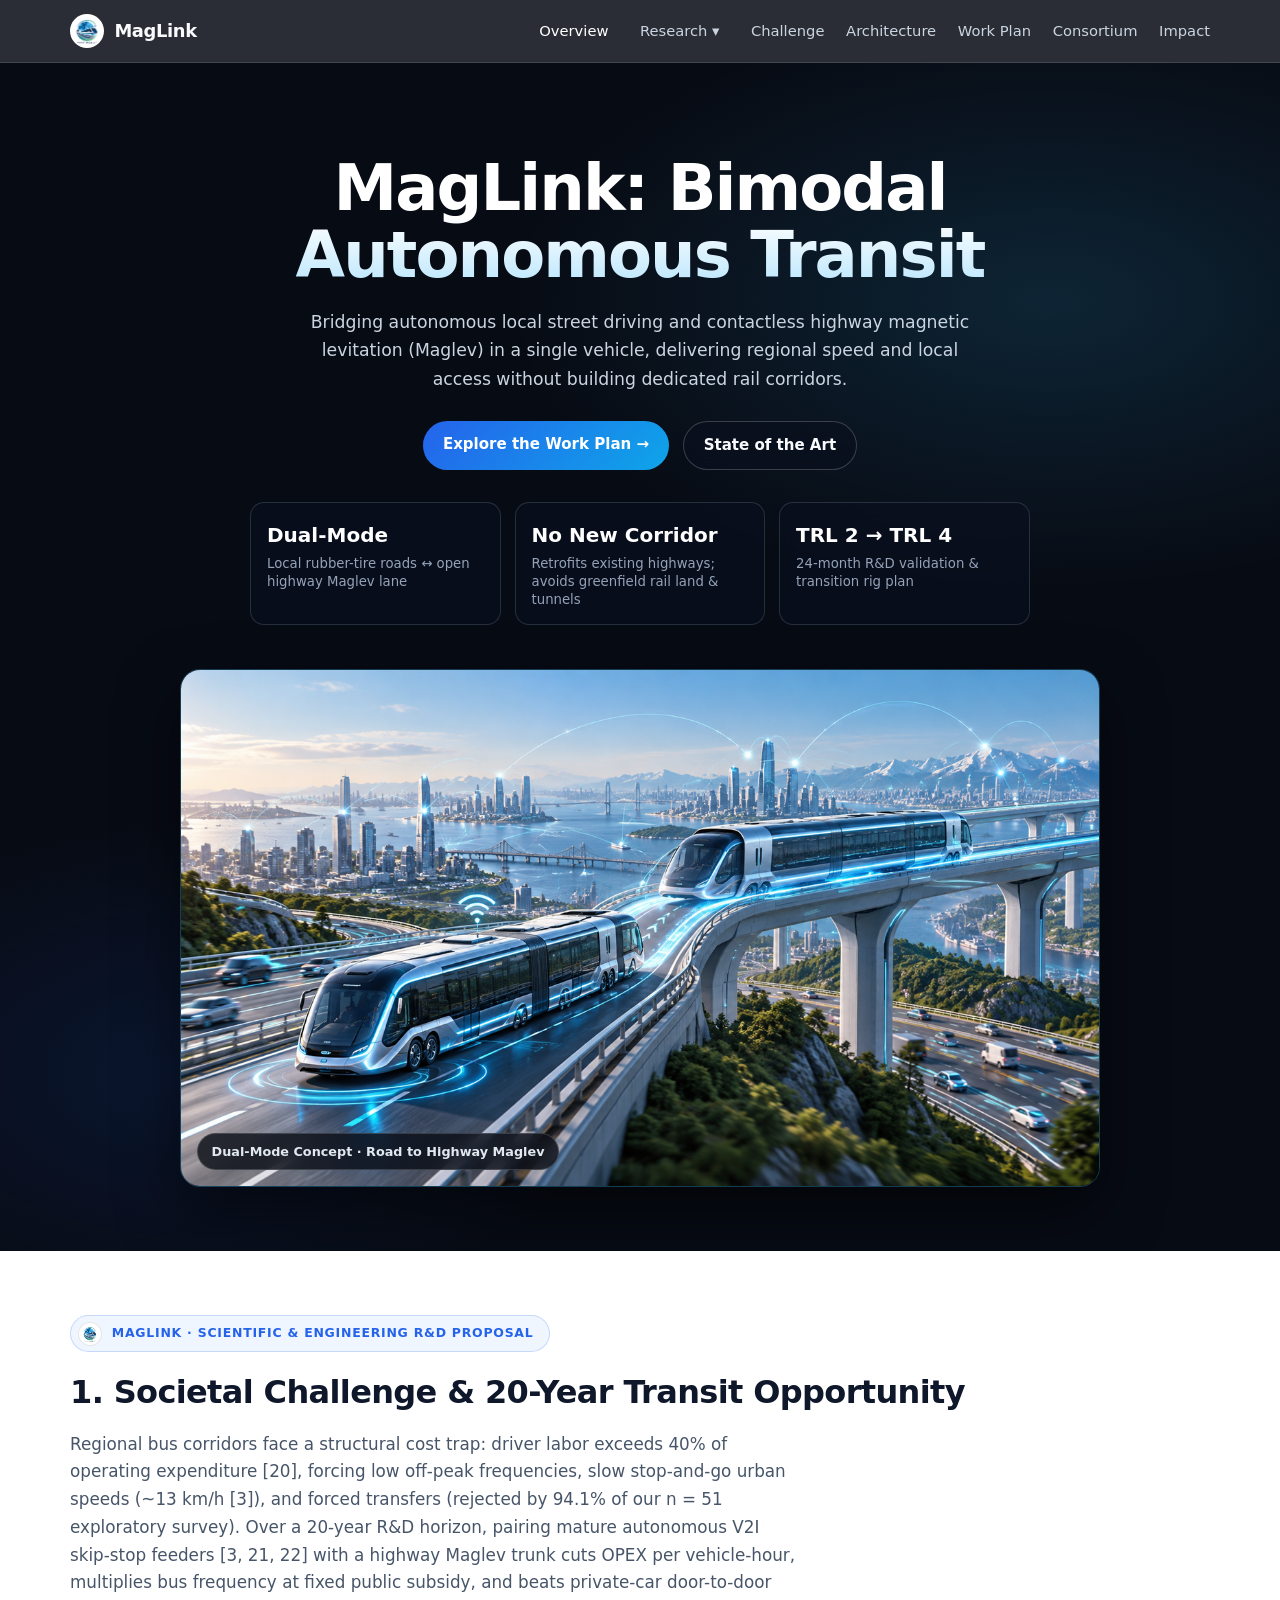
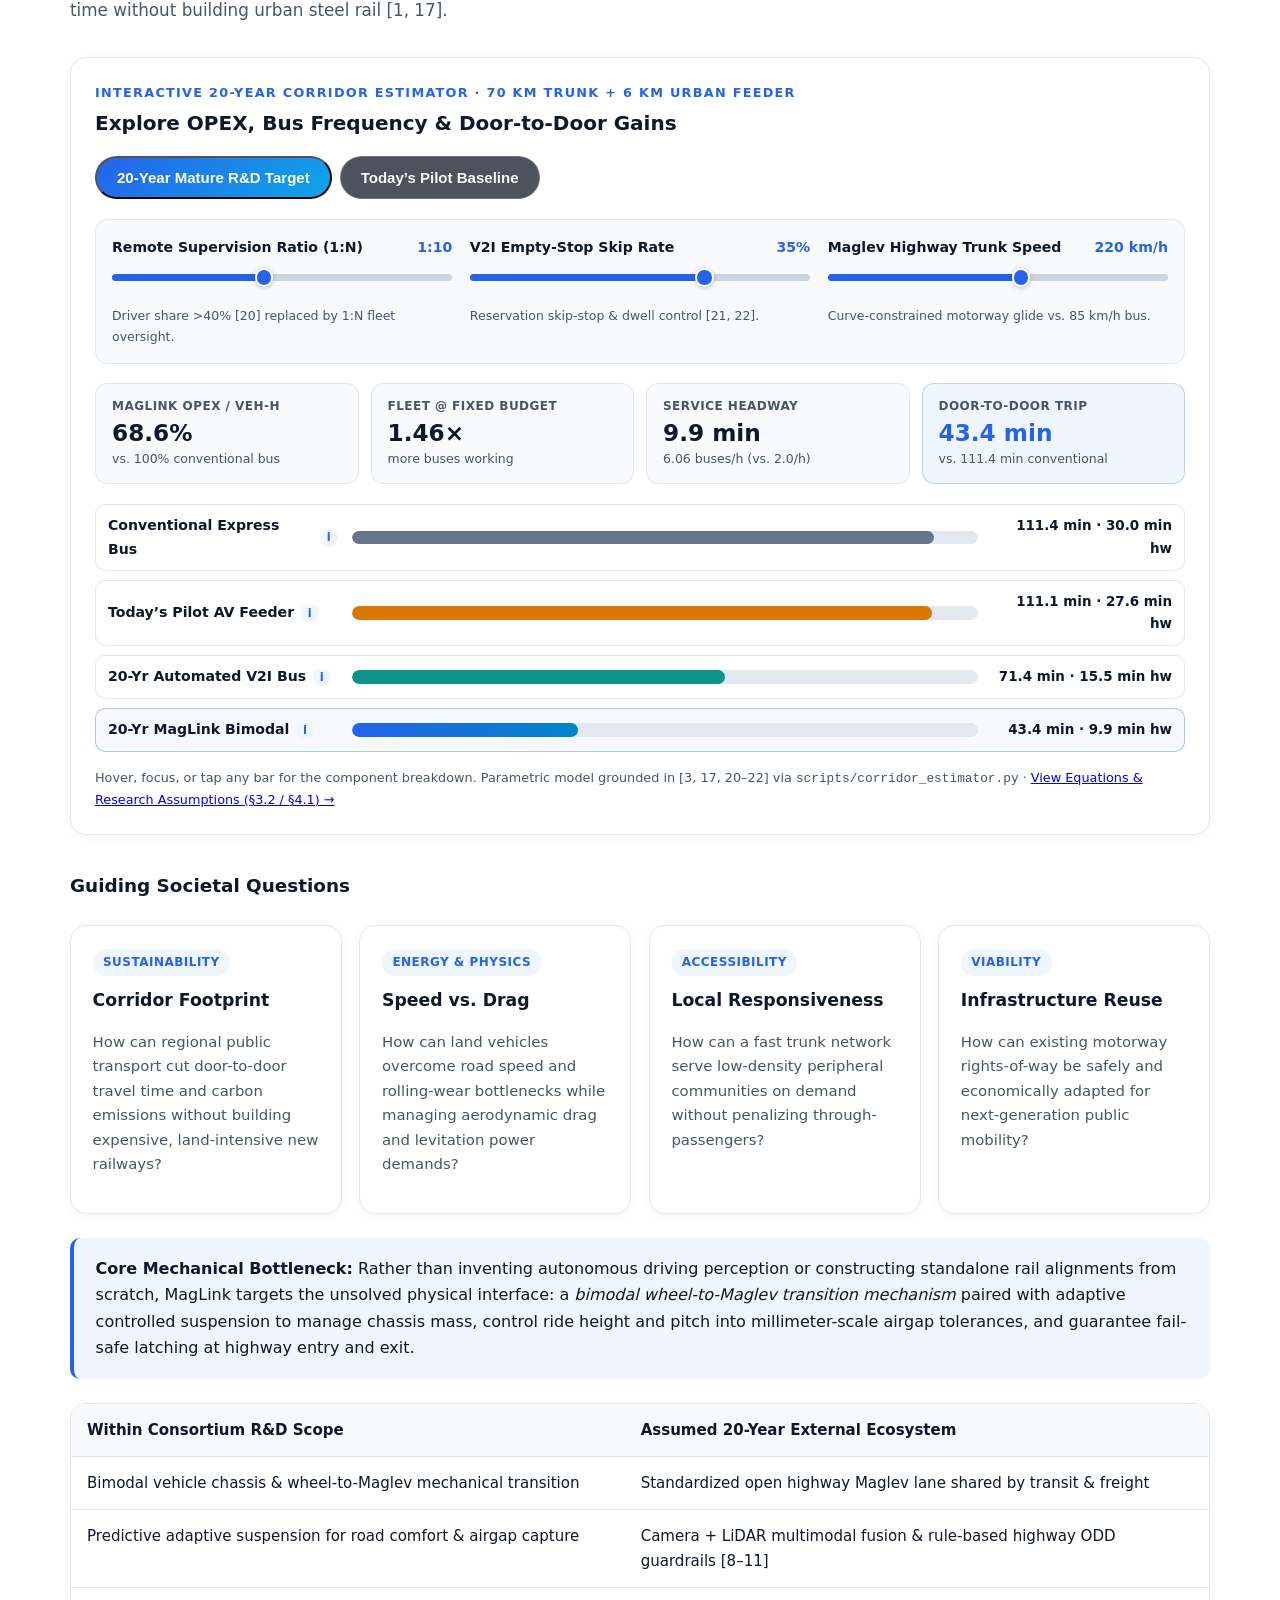
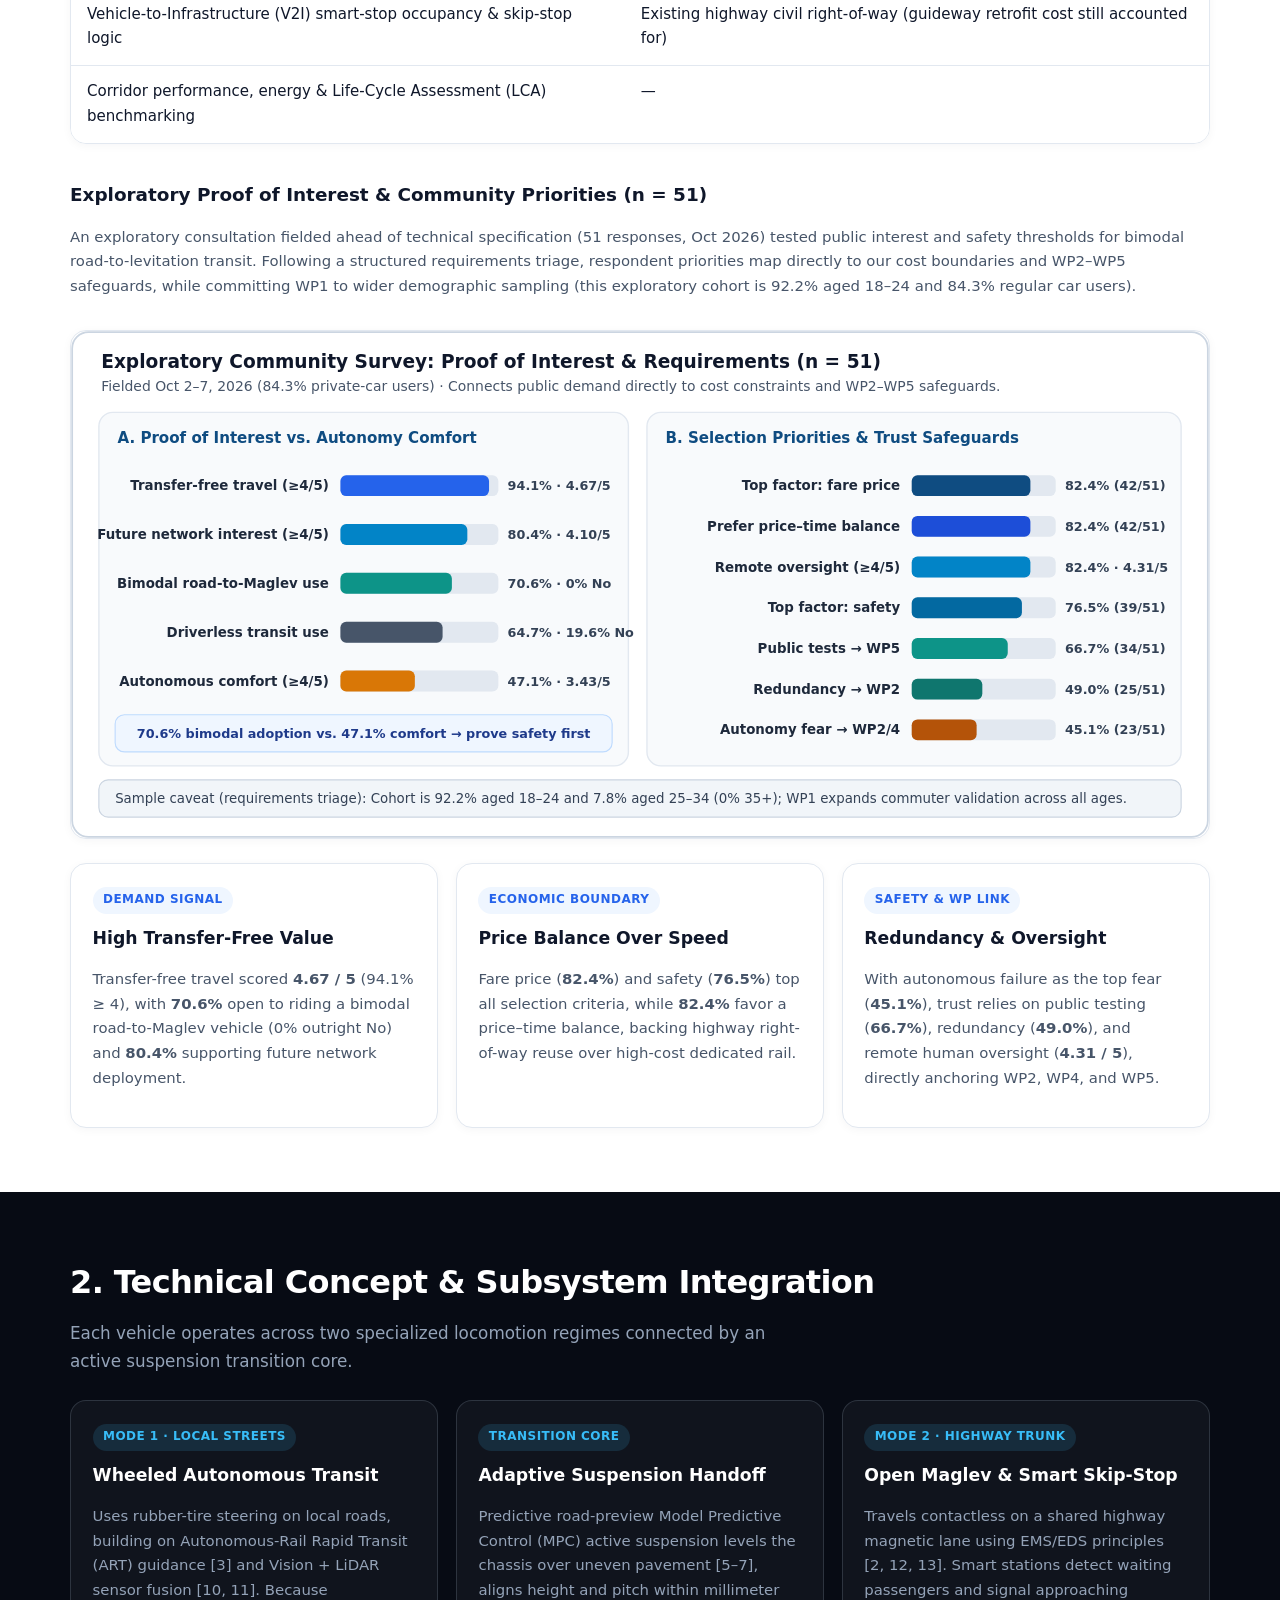
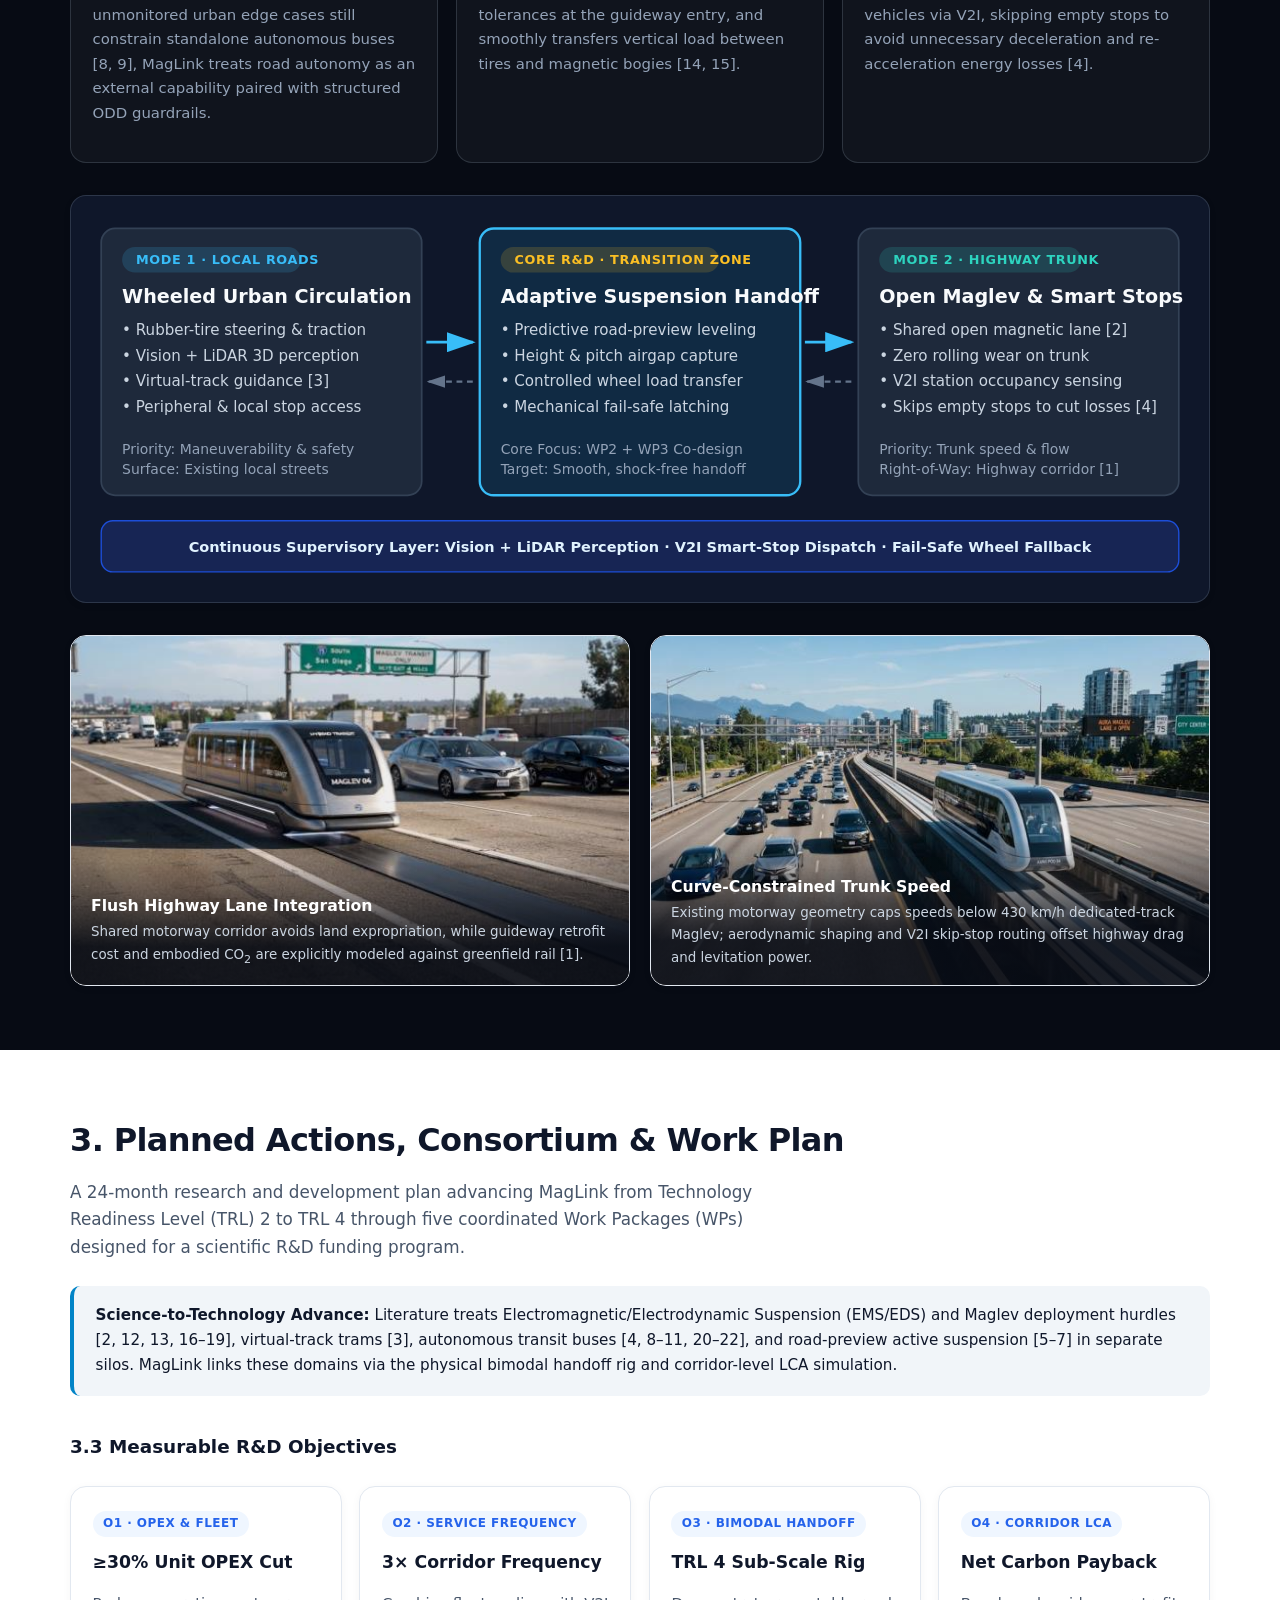
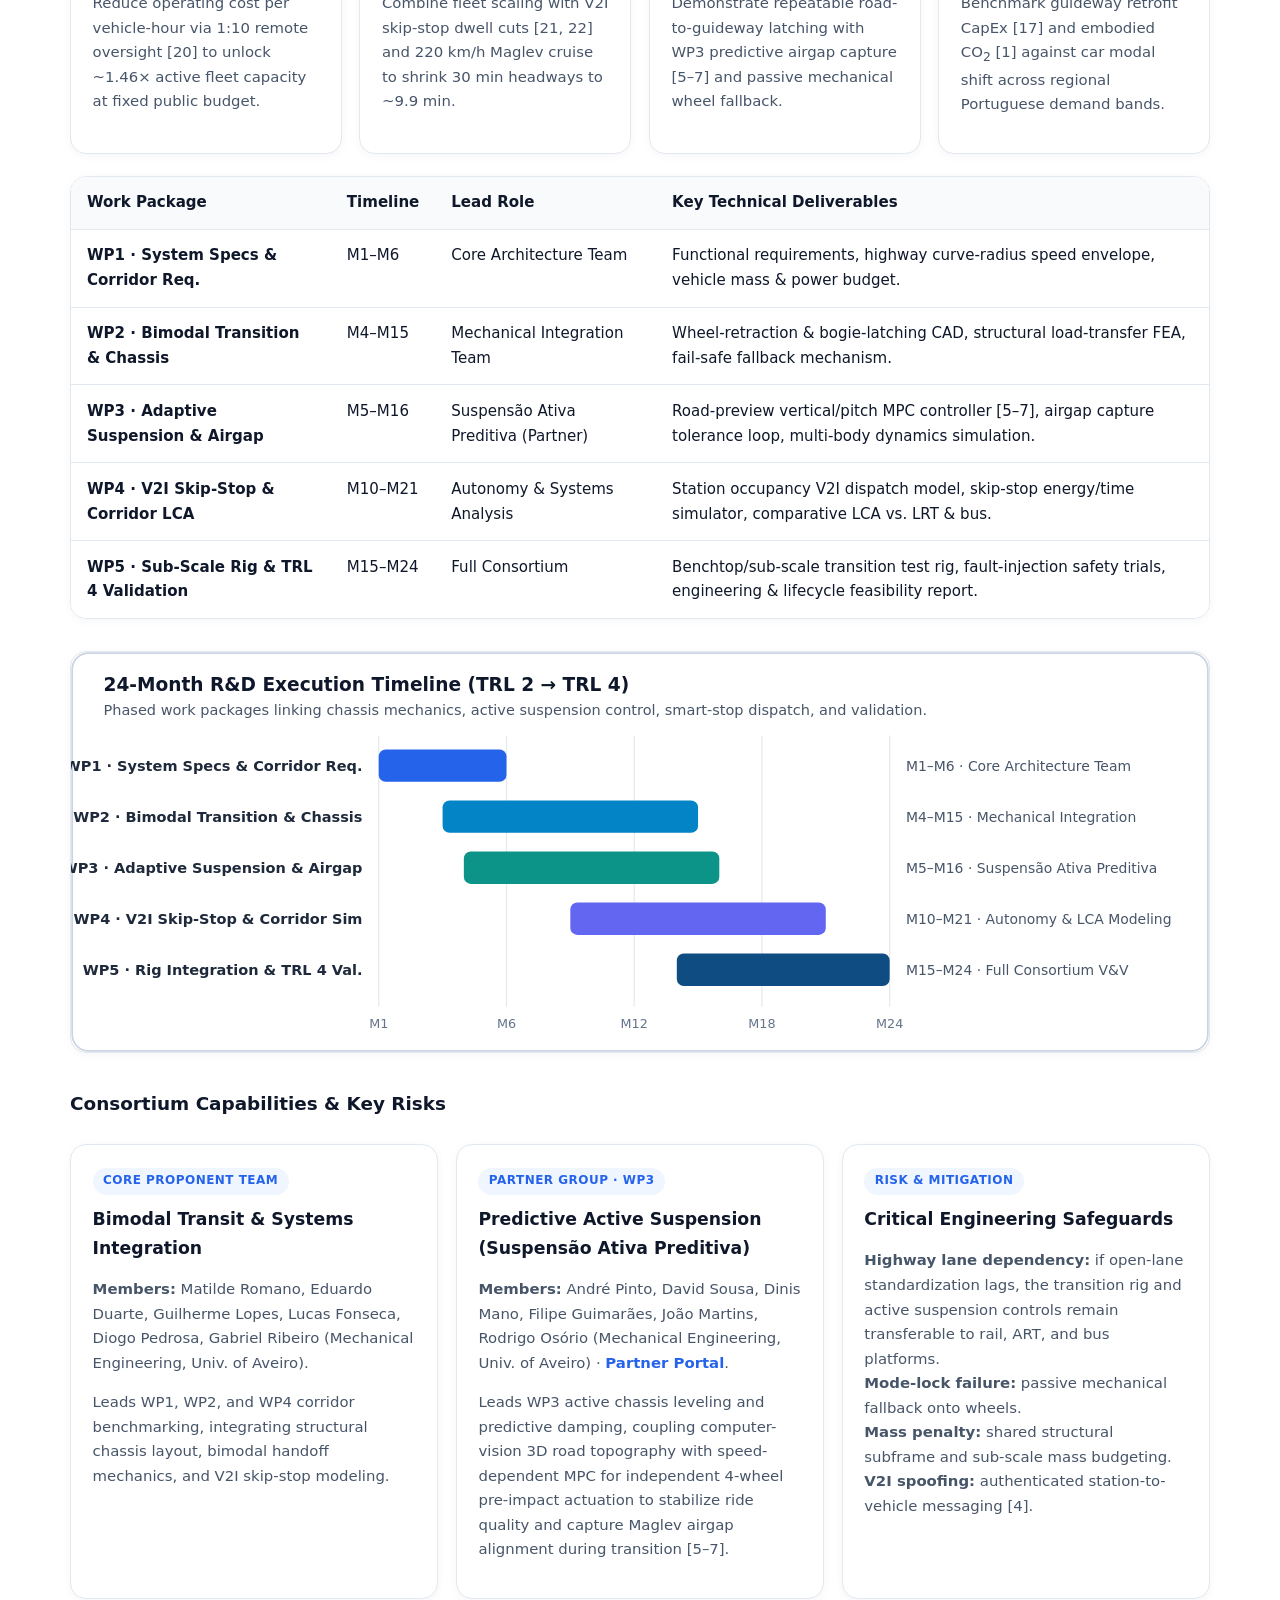
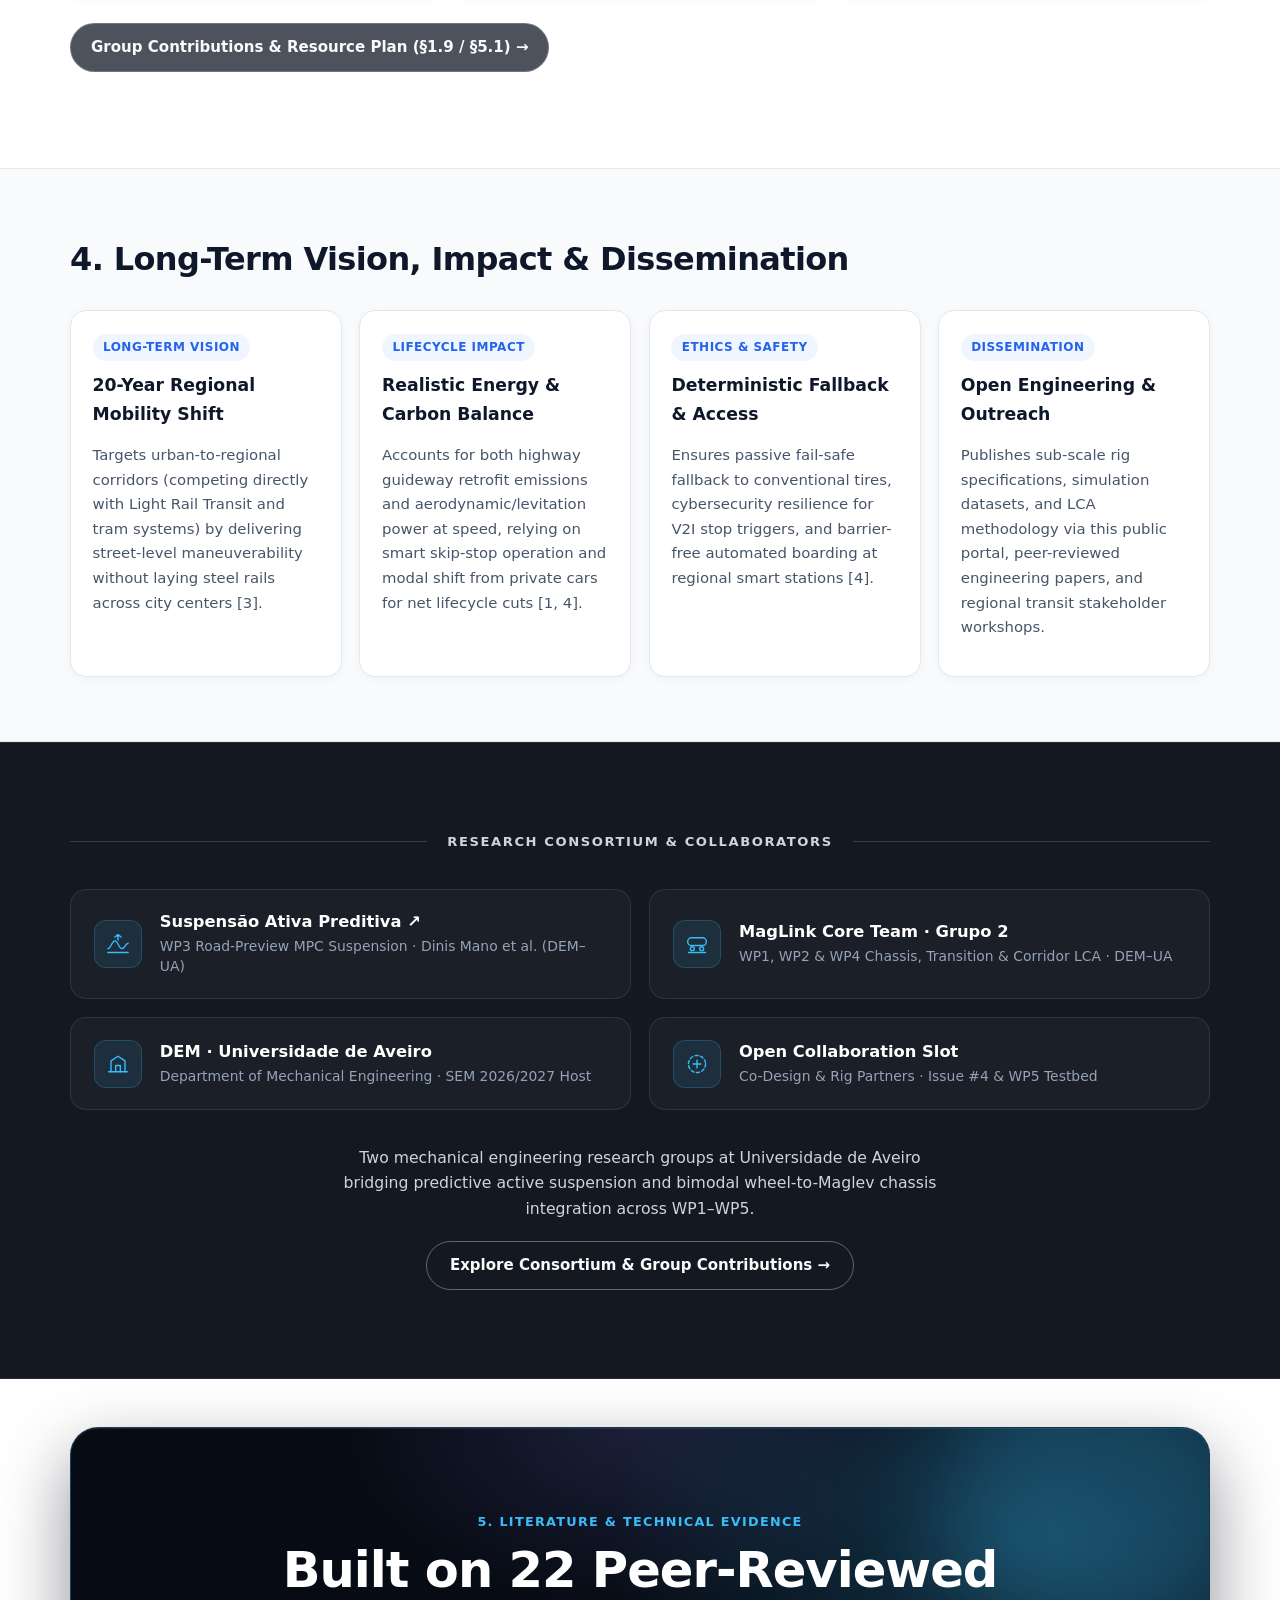
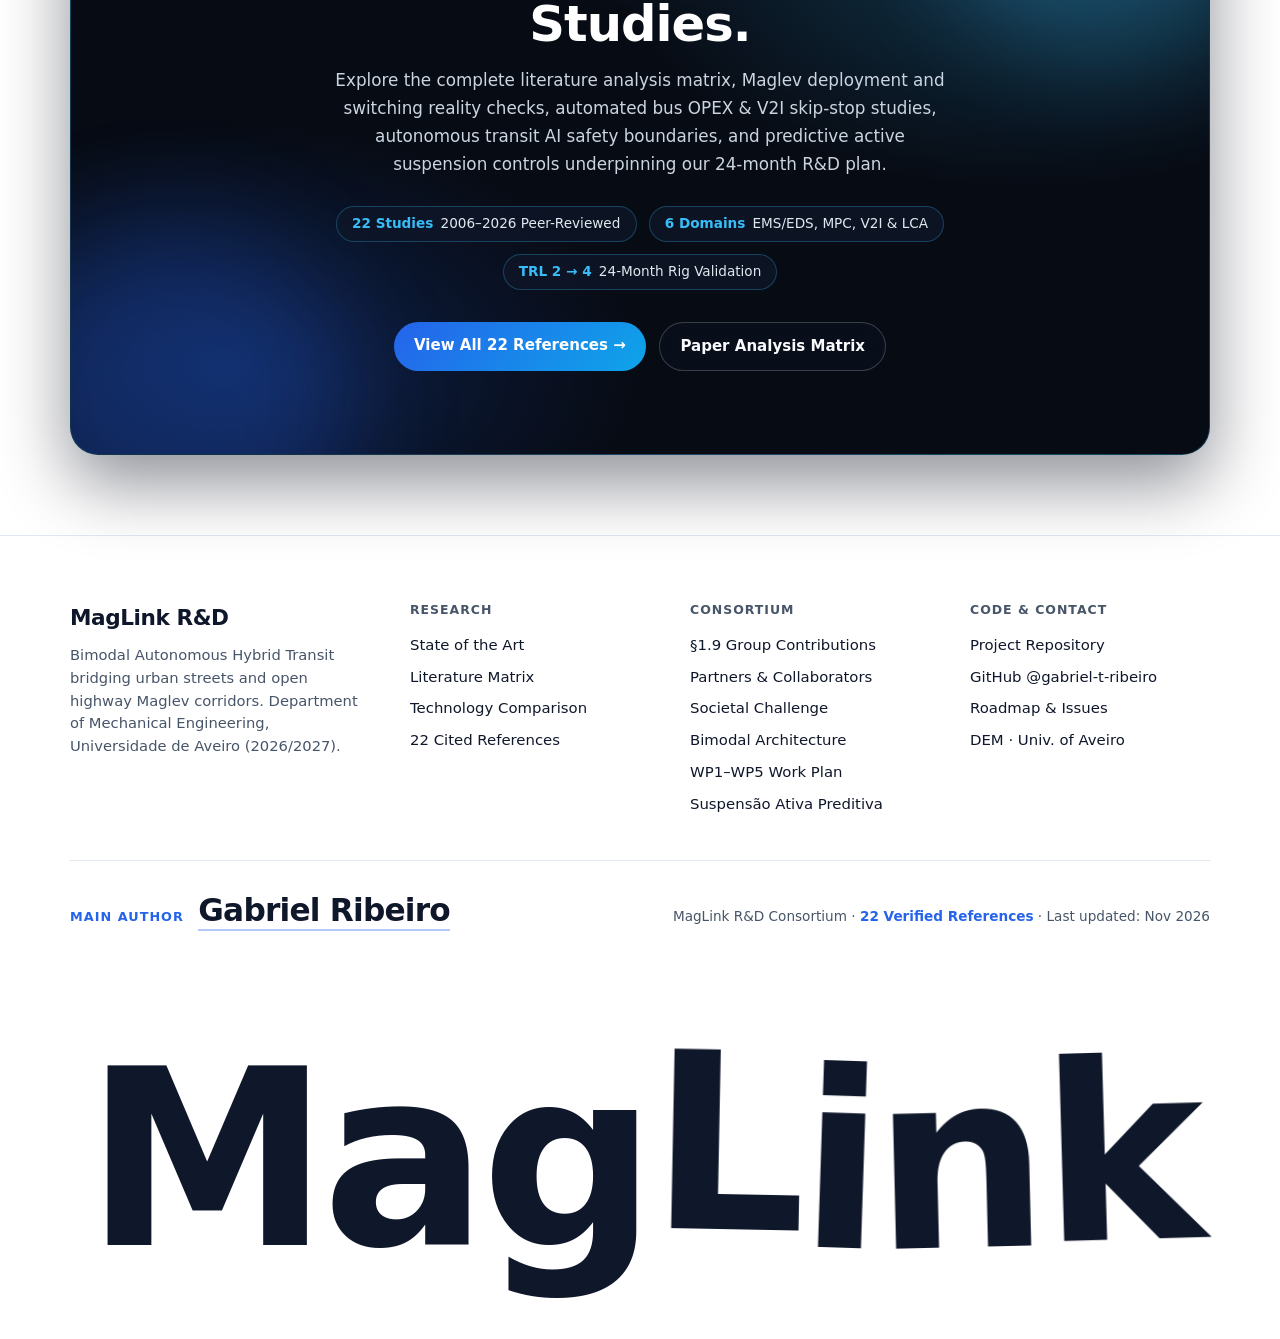
<file: index.html>
<!DOCTYPE html>
<html lang="en">
<head>
  <meta charset="UTF-8">
  <meta name="viewport" content="width=device-width, initial-scale=1.0">
  <title>MagLink: Bimodal Autonomous Hybrid Transit</title>
  <meta name="description" content="MagLink: Scientific and engineering R&amp;D proposal for bimodal autonomous public transit linking local streets and open highway magnetic levitation corridors.">
  <link rel="icon" type="image/png" href="assets/logo_smart_mobility.png">
  <link rel="stylesheet" href="css/styles.css">
  <script src="js/main.js" defer></script>
</head>
<body>
  <a class="skip-link" href="#main-content">Skip to main content</a>

  <header class="site-header">
    <nav class="container nav-bar" aria-label="Primary navigation">
      <a class="brand" href="index.html">
        <img class="brand-logo" src="assets/logo_smart_mobility.png" alt="MagLink logo">
        <span>MagLink</span>
      </a>
      <button type="button" class="nav-mobile-toggle" aria-expanded="false" aria-controls="primary-nav">
        Menu &#9776;
      </button>
      <ul id="primary-nav" class="nav-links">
        <li><a href="index.html" aria-current="page">Overview</a></li>
        <li class="nav-dropdown">
          <button type="button" class="nav-dropdown-toggle" aria-expanded="false" aria-controls="research-menu">
            Research <span aria-hidden="true">&#9662;</span>
          </button>
          <ul id="research-menu" class="nav-dropdown-menu">
            <li><a href="state-of-the-art.html">State of the Art</a></li>
            <li><a href="state-of-the-art.html#literature-matrix">Paper Analysis Matrix</a></li>
            <li><a href="state-of-the-art.html#tech-comparison">Technology Comparison</a></li>
            <li><a href="state-of-the-art.html#research-gap">Research Gap &amp; Domains</a></li>
          </ul>
        </li>
        <li><a href="#challenge">Challenge</a></li>
        <li><a href="#architecture">Architecture</a></li>
        <li><a href="#workplan">Work Plan</a></li>
        <li><a href="consortium.html">Consortium</a></li>
        <li><a href="#impact">Impact</a></li>
      </ul>
    </nav>
  </header>

  <main id="main-content">
    <section id="top" class="hero">
      <canvas class="hero-canvas" aria-hidden="true"></canvas>
      <div class="container hero-stage">
        <div class="hero-statement">
          <h1>MagLink: Bimodal Autonomous Transit</h1>
          <p class="lead">
            Bridging autonomous local street driving and contactless highway magnetic levitation (Maglev) in a single vehicle, delivering regional speed and local access without building dedicated rail corridors.
          </p>
          <div class="hero-actions">
            <a class="btn btn-primary" href="#workplan">Explore the Work Plan &rarr;</a>
            <a class="btn btn-secondary" href="state-of-the-art.html">State of the Art</a>
          </div>
          <div class="hero-metrics" aria-label="Key project parameters">
            <div class="metric-pill">
              <span class="metric-value">Dual-Mode</span>
              <span class="metric-label">Local rubber-tire roads &harr; open highway Maglev lane</span>
            </div>
            <div class="metric-pill">
              <span class="metric-value">No New Corridor</span>
              <span class="metric-label">Retrofits existing highways; avoids greenfield rail land &amp; tunnels</span>
            </div>
            <div class="metric-pill">
              <span class="metric-value">TRL 2 &rarr; TRL 4</span>
              <span class="metric-label">24-month R&amp;D validation &amp; transition rig plan</span>
            </div>
          </div>
        </div>

        <div class="hero-visual hero-visual-wide">
          <img src="assets/hero_bimodal_concept.png" alt="Autonomous bimodal public transit vehicle transitioning between conventional road circulation and a magnetic levitation highway corridor">
          <span class="visual-overlay-tag">Dual-Mode Concept &middot; Road to Highway Maglev</span>
        </div>
      </div>
    </section>

    <section id="challenge" class="section">
      <div class="container">
        <p class="hero-kicker hero-kicker--light">
          <img class="hero-kicker-logo" src="assets/logo_smart_mobility.png" alt="">
          <span>MagLink &middot; Scientific &amp; Engineering R&amp;D Proposal</span>
        </p>
        <h2>1. Societal Challenge &amp; 20-Year Transit Opportunity</h2>
        <p class="lead">
          Regional bus corridors face a structural cost trap: driver labor exceeds 40% of operating expenditure [20], forcing low off-peak frequencies, slow stop-and-go urban speeds (~13&nbsp;km/h [3]), and forced transfers (rejected by 94.1% of our n&nbsp;=&nbsp;51 exploratory survey). Over a 20-year R&amp;D horizon, pairing mature autonomous V2I skip-stop feeders [3, 21, 22] with a highway Maglev trunk cuts OPEX per vehicle-hour, multiplies bus frequency at fixed public subsidy, and beats private-car door-to-door time without building urban steel rail [1, 17].
        </p>

        <div class="corridor-explorer" id="corridor-explorer">
          <div class="explorer-head">
            <div>
              <p class="eyebrow explorer-eyebrow">Interactive 20-Year Corridor Estimator &middot; 70&nbsp;km Trunk + 6&nbsp;km Urban Feeder</p>
              <h3>Explore OPEX, Bus Frequency &amp; Door-to-Door Gains</h3>
            </div>
            <div class="explorer-presets" role="group" aria-label="Scenario horizon presets">
              <button type="button" class="btn btn-primary explorer-preset is-active" data-preset="future20">20-Year Mature R&amp;D Target</button>
              <button type="button" class="btn btn-secondary explorer-preset" data-preset="today">Today&rsquo;s Pilot Baseline</button>
            </div>
          </div>

          <div class="explorer-controls">
            <div class="slider-field">
              <div class="slider-label-row">
                <label for="slider-supervision">Remote Supervision Ratio (1:N)</label>
                <output id="out-supervision" for="slider-supervision">1:10</output>
              </div>
              <input type="range" id="slider-supervision" min="2" max="20" step="1" value="10" aria-valuetext="1 operator per 10 vehicles">
              <p class="slider-hint">Driver share &gt;40% [20] replaced by 1:N fleet oversight.</p>
            </div>
            <div class="slider-field">
              <div class="slider-label-row">
                <label for="slider-skip">V2I Empty-Stop Skip Rate</label>
                <output id="out-skip" for="slider-skip">35%</output>
              </div>
              <input type="range" id="slider-skip" min="0" max="50" step="5" value="35" aria-valuetext="35 percent empty stops skipped">
              <p class="slider-hint">Reservation skip-stop &amp; dwell control [21, 22].</p>
            </div>
            <div class="slider-field">
              <div class="slider-label-row">
                <label for="slider-speed">Maglev Highway Trunk Speed</label>
                <output id="out-speed" for="slider-speed">220 km/h</output>
              </div>
              <input type="range" id="slider-speed" min="140" max="280" step="10" value="220" aria-valuetext="220 kilometers per hour">
              <p class="slider-hint">Curve-constrained motorway glide vs. 85&nbsp;km/h bus.</p>
            </div>
          </div>

          <div class="explorer-kpis" aria-live="polite">
            <div class="kpi-tile">
              <span class="kpi-label">MagLink OPEX / veh-h</span>
              <strong id="kpi-opex">68.6%</strong>
              <span class="kpi-sub">vs. 100% conventional bus</span>
            </div>
            <div class="kpi-tile">
              <span class="kpi-label">Fleet @ Fixed Budget</span>
              <strong id="kpi-fleet">1.46&times;</strong>
              <span class="kpi-sub">more buses working</span>
            </div>
            <div class="kpi-tile">
              <span class="kpi-label">Service Headway</span>
              <strong id="kpi-headway">9.9 min</strong>
              <span class="kpi-sub" id="kpi-freq">6.06 buses/h (vs. 2.0/h)</span>
            </div>
            <div class="kpi-tile kpi-tile--accent">
              <span class="kpi-label">Door-to-Door Trip</span>
              <strong id="kpi-d2d">43.4 min</strong>
              <span class="kpi-sub">vs. 111.4&nbsp;min conventional</span>
            </div>
          </div>

          <div class="explorer-bars" aria-label="Interactive door-to-door trip comparison. Hover, focus, or click any bar for breakdown.">
            <div class="bar-row">
              <button type="button" class="bar-trigger" data-scenario="conv" interestfor="tip-conv" popovertarget="tip-conv" popovertargetaction="show">
                <span class="bar-name">Conventional Express Bus <span class="bar-info-badge" aria-hidden="true">i</span></span>
                <span class="bar-track"><span class="bar-fill bar-fill--muted" id="fill-conv" style="width: 93%;"></span></span>
                <span class="bar-val" id="val-conv">111.4 min &middot; 30.0 min hw</span>
              </button>
              <div id="tip-conv" popover="hint" class="explorer-popover">
                <strong>Conventional Express Bus (Baseline)</strong>
                <p id="tip-conv-body">Wait 15.0 min + Urban 27.7 min + Dwell 9.3 min + Trunk 49.4 min + Transfer 10.0 min = <strong>111.4 min</strong>. OPEX: 100% (1.0&times; fleet, 2.0 buses/h).</p>
              </div>
            </div>

            <div class="bar-row">
              <button type="button" class="bar-trigger" data-scenario="pilot" interestfor="tip-pilot" popovertarget="tip-pilot" popovertargetaction="show">
                <span class="bar-name">Today&rsquo;s Pilot AV Feeder <span class="bar-info-badge" aria-hidden="true">i</span></span>
                <span class="bar-track"><span class="bar-fill bar-fill--amber" id="fill-pilot" style="width: 93%;"></span></span>
                <span class="bar-val" id="val-pilot">111.1 min &middot; 27.6 min hw</span>
              </button>
              <div id="tip-pilot" popover="hint" class="explorer-popover">
                <strong>Today&rsquo;s Pilot AV Feeder (12&nbsp;km/h, 1:2)</strong>
                <p id="tip-pilot-body">Low trial speed (12&nbsp;km/h) cancels OPEX gains: Wait 13.8 min + Urban 30.0 min + Dwell 7.9 min + Trunk 49.4 min + Transfer 10.0 min = <strong>111.1 min</strong>.</p>
              </div>
            </div>

            <div class="bar-row">
              <button type="button" class="bar-trigger" data-scenario="v2i" interestfor="tip-v2i" popovertarget="tip-v2i" popovertargetaction="show">
                <span class="bar-name">20-Yr Automated V2I Bus <span class="bar-info-badge" aria-hidden="true">i</span></span>
                <span class="bar-track"><span class="bar-fill bar-fill--teal" id="fill-v2i" style="width: 60%;"></span></span>
                <span class="bar-val" id="val-v2i">71.4 min &middot; 15.5 min hw</span>
              </button>
              <div id="tip-v2i" popover="hint" class="explorer-popover">
                <strong>20-Yr Automated V2I Bus (27&nbsp;km/h, no Maglev)</strong>
                <p id="tip-v2i-body">Mature feeder + skip-stop cuts wait &amp; urban leg: Wait 7.8 min + Urban 13.3 min + Dwell 6.1 min + Trunk 44.2 min = <strong>71.4 min</strong>.</p>
              </div>
            </div>

            <div class="bar-row">
              <button type="button" class="bar-trigger bar-trigger--maglink" data-scenario="maglink" interestfor="tip-maglink" popovertarget="tip-maglink" popovertargetaction="show">
                <span class="bar-name">20-Yr MagLink Bimodal <span class="bar-info-badge" aria-hidden="true">i</span></span>
                <span class="bar-track"><span class="bar-fill bar-fill--blue" id="fill-maglink" style="width: 36%;"></span></span>
                <span class="bar-val" id="val-maglink">43.4 min &middot; 9.9 min hw</span>
              </button>
              <div id="tip-maglink" popover="hint" class="explorer-popover">
                <strong>20-Yr MagLink Bimodal (V2I Feeder + Maglev Trunk)</strong>
                <p id="tip-maglink-body">Wait 5.0 min + Urban 13.3 min + Dwell 6.1 min + Maglev Trunk 19.1 min + 0 min transfer = <strong>43.4 min</strong> (beats private car).</p>
              </div>
            </div>
          </div>

          <p class="explorer-footnote">
            Hover, focus, or tap any bar for the component breakdown. Parametric model grounded in [3, 17, 20&ndash;22] via <code>scripts/corridor_estimator.py</code> &middot; <a href="state-of-the-art.html#corridor-model">View Equations &amp; Research Assumptions (&sect;3.2 / &sect;4.1) &rarr;</a>
          </p>
        </div>

        <h3 class="subhead">Guiding Societal Questions</h3>
        <div class="card-grid">
          <article class="card">
            <span class="badge">Sustainability</span>
            <h3>Corridor Footprint</h3>
            <p class="muted">How can regional public transport cut door-to-door travel time and carbon emissions without building expensive, land-intensive new railways?</p>
          </article>
          <article class="card">
            <span class="badge">Energy &amp; Physics</span>
            <h3>Speed vs. Drag</h3>
            <p class="muted">How can land vehicles overcome road speed and rolling-wear bottlenecks while managing aerodynamic drag and levitation power demands?</p>
          </article>
          <article class="card">
            <span class="badge">Accessibility</span>
            <h3>Local Responsiveness</h3>
            <p class="muted">How can a fast trunk network serve low-density peripheral communities on demand without penalizing through-passengers?</p>
          </article>
          <article class="card">
            <span class="badge">Viability</span>
            <h3>Infrastructure Reuse</h3>
            <p class="muted">How can existing motorway rights-of-way be safely and economically adapted for next-generation public mobility?</p>
          </article>
        </div>

        <div class="callout">
          <strong>Core Mechanical Bottleneck:</strong> Rather than inventing autonomous driving perception or constructing standalone rail alignments from scratch, MagLink targets the unsolved physical interface: a <em>bimodal wheel-to-Maglev transition mechanism</em> paired with adaptive controlled suspension to manage chassis mass, control ride height and pitch into millimeter-scale airgap tolerances, and guarantee fail-safe latching at highway entry and exit.
        </div>

        <div class="table-wrap">
          <table>
            <thead>
              <tr>
                <th>Within Consortium R&amp;D Scope</th>
                <th>Assumed 20-Year External Ecosystem</th>
              </tr>
            </thead>
            <tbody>
              <tr>
                <td>Bimodal vehicle chassis &amp; wheel-to-Maglev mechanical transition</td>
                <td>Standardized open highway Maglev lane shared by transit &amp; freight</td>
              </tr>
              <tr>
                <td>Predictive adaptive suspension for road comfort &amp; airgap capture</td>
                <td>Camera + LiDAR multimodal fusion &amp; rule-based highway ODD guardrails [8–11]</td>
              </tr>
              <tr>
                <td>Vehicle-to-Infrastructure (V2I) smart-stop occupancy &amp; skip-stop logic</td>
                <td>Existing highway civil right-of-way (guideway retrofit cost still accounted for)</td>
              </tr>
              <tr>
                <td>Corridor performance, energy &amp; Life-Cycle Assessment (LCA) benchmarking</td>
                <td>&mdash;</td>
              </tr>
            </tbody>
          </table>
        </div>

        <h3 id="proof-of-interest" class="subhead">Exploratory Proof of Interest &amp; Community Priorities (n&nbsp;=&nbsp;51)</h3>
        <p class="muted">
          An exploratory consultation fielded ahead of technical specification (51 responses, Oct&nbsp;2026) tested public interest and safety thresholds for bimodal road-to-levitation transit. Following a structured requirements triage, respondent priorities map directly to our cost boundaries and WP2&ndash;WP5 safeguards, while committing WP1 to wider demographic sampling (this exploratory cohort is 92.2% aged 18&ndash;24 and 84.3% regular car users).
        </p>

        <div class="diagram-panel">
          <img src="assets/fig_survey_proof_of_interest.svg" alt="Exploratory community survey chart from 51 respondents showing 94.1% valuing transfer-free travel, 70.6% bimodal willingness, 82.4% prioritizing fare price and price-time balance, and 66.7% requiring pre-launch testing">
        </div>

        <div class="card-grid">
          <article class="card">
            <span class="badge">Demand Signal</span>
            <h3>High Transfer-Free Value</h3>
            <p class="muted">
              Transfer-free travel scored <strong>4.67 / 5</strong> (94.1% &ge; 4), with <strong>70.6%</strong> open to riding a bimodal road-to-Maglev vehicle (0% outright No) and <strong>80.4%</strong> supporting future network deployment.
            </p>
          </article>
          <article class="card">
            <span class="badge">Economic Boundary</span>
            <h3>Price Balance Over Speed</h3>
            <p class="muted">
              Fare price (<strong>82.4%</strong>) and safety (<strong>76.5%</strong>) top all selection criteria, while <strong>82.4%</strong> favor a price&ndash;time balance, backing highway right-of-way reuse over high-cost dedicated rail.
            </p>
          </article>
          <article class="card">
            <span class="badge">Safety &amp; WP Link</span>
            <h3>Redundancy &amp; Oversight</h3>
            <p class="muted">
              With autonomous failure as the top fear (<strong>45.1%</strong>), trust relies on public testing (<strong>66.7%</strong>), redundancy (<strong>49.0%</strong>), and remote human oversight (<strong>4.31 / 5</strong>), directly anchoring WP2, WP4, and WP5.
            </p>
          </article>
        </div>
      </div>
    </section>

    <section id="architecture" class="section section-dark">
      <div class="container">
        <h2>2. Technical Concept &amp; Subsystem Integration</h2>
        <p class="lead">
          Each vehicle operates across two specialized locomotion regimes connected by an active suspension transition core.
        </p>

        <div class="card-grid">
          <article class="card">
            <span class="badge">Mode 1 &middot; Local Streets</span>
            <h3>Wheeled Autonomous Transit</h3>
            <p class="muted">
              Uses rubber-tire steering on local roads, building on Autonomous-Rail Rapid Transit (ART) guidance [3] and Vision + LiDAR sensor fusion [10, 11]. Because unmonitored urban edge cases still constrain standalone autonomous buses [8, 9], MagLink treats road autonomy as an external capability paired with structured ODD guardrails.
            </p>
          </article>
          <article class="card">
            <span class="badge">Transition Core</span>
            <h3>Adaptive Suspension Handoff</h3>
            <p class="muted">
              Predictive road-preview Model Predictive Control (MPC) active suspension levels the chassis over uneven pavement [5–7], aligns height and pitch within millimeter tolerances at the guideway entry, and smoothly transfers vertical load between tires and magnetic bogies [14, 15].
            </p>
          </article>
          <article class="card">
            <span class="badge">Mode 2 &middot; Highway Trunk</span>
            <h3>Open Maglev &amp; Smart Skip-Stop</h3>
            <p class="muted">
              Travels contactless on a shared highway magnetic lane using EMS/EDS principles [2, 12, 13]. Smart stations detect waiting passengers and signal approaching vehicles via V2I, skipping empty stops to avoid unnecessary deceleration and re-acceleration energy losses [4].
            </p>
          </article>
        </div>

        <div class="diagram-panel diagram-panel--dark">
          <img src="assets/fig_mode_transition.svg" alt="Three-stage MagLink architecture diagram linking local wheeled driving, adaptive suspension transition handoff, and highway Maglev trunk operation">
        </div>

        <div class="media-showcase">
          <div class="media-tile">
            <img src="assets/highway_maglev_ground.jpg" alt="Autonomous transit vehicle operating on a flush ground-level magnetic lane embedded within a highway">
            <div class="media-tile-caption">
              <strong>Flush Highway Lane Integration</strong>
              <span>Shared motorway corridor avoids land expropriation, while guideway retrofit cost and embodied CO<sub>2</sub> are explicitly modeled against greenfield rail [1].</span>
            </div>
          </div>
          <div class="media-tile">
            <img src="assets/highway_maglev_median.jpg" alt="Autonomous Maglev transit pod running along a dedicated highway median lane">
            <div class="media-tile-caption">
              <strong>Curve-Constrained Trunk Speed</strong>
              <span>Existing motorway geometry caps speeds below 430&nbsp;km/h dedicated-track Maglev; aerodynamic shaping and V2I skip-stop routing offset highway drag and levitation power.</span>
            </div>
          </div>
        </div>
      </div>
    </section>

    <section id="workplan" class="section">
      <div class="container">
        <h2>3. Planned Actions, Consortium &amp; Work Plan</h2>
        <p class="lead">
          A 24-month research and development plan advancing MagLink from Technology Readiness Level (TRL)&nbsp;2 to TRL&nbsp;4 through five coordinated Work Packages (WPs) designed for a scientific R&amp;D funding program.
        </p>

        <div class="callout-subtle">
          <strong>Science-to-Technology Advance:</strong> Literature treats Electromagnetic/Electrodynamic Suspension (EMS/EDS) and Maglev deployment hurdles [2, 12, 13, 16–19], virtual-track trams [3], autonomous transit buses [4, 8–11, 20–22], and road-preview active suspension [5–7] in separate silos. MagLink links these domains via the physical bimodal handoff rig and corridor-level LCA simulation.
        </div>

        <h3 class="subhead">3.3 Measurable R&amp;D Objectives</h3>
        <div class="card-grid">
          <article class="card">
            <span class="badge">O1 · OPEX &amp; Fleet</span>
            <h3>&ge;30% Unit OPEX Cut</h3>
            <p class="muted">Reduce operating cost per vehicle-hour via 1:10 remote oversight [20] to unlock ~1.46&times; active fleet capacity at fixed public budget.</p>
          </article>
          <article class="card">
            <span class="badge">O2 · Service Frequency</span>
            <h3>3&times; Corridor Frequency</h3>
            <p class="muted">Combine fleet scaling with V2I skip-stop dwell cuts [21, 22] and 220&nbsp;km/h Maglev cruise to shrink 30&nbsp;min headways to ~9.9&nbsp;min.</p>
          </article>
          <article class="card">
            <span class="badge">O3 · Bimodal Handoff</span>
            <h3>TRL 4 Sub-Scale Rig</h3>
            <p class="muted">Demonstrate repeatable road-to-guideway latching with WP3 predictive airgap capture [5–7] and passive mechanical wheel fallback.</p>
          </article>
          <article class="card">
            <span class="badge">O4 · Corridor LCA</span>
            <h3>Net Carbon Payback</h3>
            <p class="muted">Benchmark guideway retrofit CapEx [17] and embodied CO<sub>2</sub> [1] against car modal shift across regional Portuguese demand bands.</p>
          </article>
        </div>

        <div class="table-wrap">
          <table>
            <thead>
              <tr>
                <th>Work Package</th>
                <th>Timeline</th>
                <th>Lead Role</th>
                <th>Key Technical Deliverables</th>
              </tr>
            </thead>
            <tbody>
              <tr>
                <td><strong>WP1 · System Specs &amp; Corridor Req.</strong></td>
                <td>M1–M6</td>
                <td>Core Architecture Team</td>
                <td>Functional requirements, highway curve-radius speed envelope, vehicle mass &amp; power budget.</td>
              </tr>
              <tr>
                <td><strong>WP2 · Bimodal Transition &amp; Chassis</strong></td>
                <td>M4–M15</td>
                <td>Mechanical Integration Team</td>
                <td>Wheel-retraction &amp; bogie-latching CAD, structural load-transfer FEA, fail-safe fallback mechanism.</td>
              </tr>
              <tr>
                <td><strong>WP3 · Adaptive Suspension &amp; Airgap</strong></td>
                <td>M5–M16</td>
                <td>Suspensão Ativa Preditiva (Partner)</td>
                <td>Road-preview vertical/pitch MPC controller [5–7], airgap capture tolerance loop, multi-body dynamics simulation.</td>
              </tr>
              <tr>
                <td><strong>WP4 · V2I Skip-Stop &amp; Corridor LCA</strong></td>
                <td>M10–M21</td>
                <td>Autonomy &amp; Systems Analysis</td>
                <td>Station occupancy V2I dispatch model, skip-stop energy/time simulator, comparative LCA vs. LRT &amp; bus.</td>
              </tr>
              <tr>
                <td><strong>WP5 · Sub-Scale Rig &amp; TRL 4 Validation</strong></td>
                <td>M15–M24</td>
                <td>Full Consortium</td>
                <td>Benchtop/sub-scale transition test rig, fault-injection safety trials, engineering &amp; lifecycle feasibility report.</td>
              </tr>
            </tbody>
          </table>
        </div>

        <div class="diagram-panel">
          <img src="assets/fig_workplan_gantt.svg" alt="24-month Gantt chart across Work Packages WP1 through WP5 from month 1 to month 24">
        </div>

        <h3 class="subhead">Consortium Capabilities &amp; Key Risks</h3>
        <div class="card-grid">
          <article class="card">
            <span class="badge">Core Proponent Team</span>
            <h3>Bimodal Transit &amp; Systems Integration</h3>
            <p class="muted">
              <strong>Members:</strong> Matilde Romano, Eduardo Duarte, Guilherme Lopes, Lucas Fonseca, Diogo Pedrosa, Gabriel Ribeiro (Mechanical Engineering, Univ. of Aveiro).
            </p>
            <p class="muted">
              Leads WP1, WP2, and WP4 corridor benchmarking, integrating structural chassis layout, bimodal handoff mechanics, and V2I skip-stop modeling.
            </p>
          </article>
          <article class="card">
            <span class="badge">Partner Group &middot; WP3</span>
            <h3>Predictive Active Suspension (Suspensão Ativa Preditiva)</h3>
            <p class="muted">
              <strong>Members:</strong> André Pinto, David Sousa, Dinis Mano, Filipe Guimarães, João Martins, Rodrigo Osório (Mechanical Engineering, Univ. of Aveiro) &middot; <a href="https://sem-susp-ativa-preditiva.htmly.com.br/" target="_blank" rel="noopener noreferrer">Partner Portal</a>.
            </p>
            <p class="muted">
              Leads WP3 active chassis leveling and predictive damping, coupling computer-vision 3D road topography with speed-dependent MPC for independent 4-wheel pre-impact actuation to stabilize ride quality and capture Maglev airgap alignment during transition [5–7].
            </p>
          </article>
          <article class="card">
            <span class="badge">Risk &amp; Mitigation</span>
            <h3>Critical Engineering Safeguards</h3>
            <p class="muted">
              <strong>Highway lane dependency:</strong> if open-lane standardization lags, the transition rig and active suspension controls remain transferable to rail, ART, and bus platforms.<br>
              <strong>Mode-lock failure:</strong> passive mechanical fallback onto wheels.<br>
              <strong>Mass penalty:</strong> shared structural subframe and sub-scale mass budgeting.<br>
              <strong>V2I spoofing:</strong> authenticated station-to-vehicle messaging [4].
            </p>
          </article>
        </div>
        <div class="hero-actions" style="margin-top: 1.5rem;">
          <a class="btn btn-secondary" href="consortium.html">Group Contributions &amp; Resource Plan (§1.9 / §5.1) &rarr;</a>
        </div>
      </div>
    </section>

    <section id="impact" class="section section-soft">
      <div class="container">
        <h2>4. Long-Term Vision, Impact &amp; Dissemination</h2>
        <div class="card-grid">
          <article class="card">
            <span class="badge">Long-Term Vision</span>
            <h3>20-Year Regional Mobility Shift</h3>
            <p class="muted">
              Targets urban-to-regional corridors (competing directly with Light Rail Transit and tram systems) by delivering street-level maneuverability without laying steel rails across city centers [3].
            </p>
          </article>
          <article class="card">
            <span class="badge">Lifecycle Impact</span>
            <h3>Realistic Energy &amp; Carbon Balance</h3>
            <p class="muted">
              Accounts for both highway guideway retrofit emissions and aerodynamic/levitation power at speed, relying on smart skip-stop operation and modal shift from private cars for net lifecycle cuts [1, 4].
            </p>
          </article>
          <article class="card">
            <span class="badge">Ethics &amp; Safety</span>
            <h3>Deterministic Fallback &amp; Access</h3>
            <p class="muted">
              Ensures passive fail-safe fallback to conventional tires, cybersecurity resilience for V2I stop triggers, and barrier-free automated boarding at regional smart stations [4].
            </p>
          </article>
          <article class="card">
            <span class="badge">Dissemination</span>
            <h3>Open Engineering &amp; Outreach</h3>
            <p class="muted">
              Publishes sub-scale rig specifications, simulation datasets, and LCA methodology via this public portal, peer-reviewed engineering papers, and regional transit stakeholder workshops.
            </p>
          </article>
        </div>
      </div>
    </section>

    <section id="partners" class="partners-band">
      <div class="container">
        <div class="partner-header">
          <h2>Research Consortium &amp; Collaborators</h2>
        </div>

        <div class="partner-grid">
          <a class="partner-emblem" href="https://sem-susp-ativa-preditiva.htmly.com.br/" target="_blank" rel="noopener noreferrer">
            <span class="partner-emblem-icon" aria-hidden="true">
              <svg viewBox="0 0 36 36" fill="none" stroke="currentColor" stroke-width="1.8" stroke-linecap="round" stroke-linejoin="round">
                <path d="M5 24c4 0 5-10 9-10s5 10 9 10 5-7 8-7"/>
                <path d="M18 6v7M14 9l4-3 4 3"/>
                <line x1="5" y1="29" x2="31" y2="29"/>
              </svg>
            </span>
            <div class="partner-emblem-body">
              <h3 class="partner-emblem-title">Suspensão Ativa Preditiva &#8599;</h3>
              <p class="partner-emblem-meta">WP3 Road-Preview MPC Suspension &middot; Dinis Mano et al. (DEM&ndash;UA)</p>
            </div>
          </a>

          <article class="partner-emblem">
            <span class="partner-emblem-icon" aria-hidden="true">
              <svg viewBox="0 0 36 36" fill="none" stroke="currentColor" stroke-width="1.8" stroke-linecap="round" stroke-linejoin="round">
                <rect x="6" y="10" width="24" height="10" rx="5"/>
                <circle cx="12" cy="24" r="2.5"/>
                <circle cx="24" cy="24" r="2.5"/>
                <path d="M7 29h22"/>
              </svg>
            </span>
            <div class="partner-emblem-body">
              <h3 class="partner-emblem-title">MagLink Core Team &middot; Grupo 2</h3>
              <p class="partner-emblem-meta">WP1, WP2 &amp; WP4 Chassis, Transition &amp; Corridor LCA &middot; DEM&ndash;UA</p>
            </div>
          </article>

          <article class="partner-emblem">
            <span class="partner-emblem-icon" aria-hidden="true">
              <svg viewBox="0 0 36 36" fill="none" stroke="currentColor" stroke-width="1.8" stroke-linecap="round" stroke-linejoin="round">
                <path d="M6 28h24"/>
                <path d="M9 28V14l9-6 9 6v14"/>
                <path d="M15 28v-8h6v8"/>
              </svg>
            </span>
            <div class="partner-emblem-body">
              <h3 class="partner-emblem-title">DEM &middot; Universidade de Aveiro</h3>
              <p class="partner-emblem-meta">Department of Mechanical Engineering &middot; SEM 2026/2027 Host</p>
            </div>
          </article>

          <a class="partner-emblem" href="#workplan">
            <span class="partner-emblem-icon" aria-hidden="true">
              <svg viewBox="0 0 36 36" fill="none" stroke="currentColor" stroke-width="1.8" stroke-linecap="round" stroke-linejoin="round">
                <circle cx="18" cy="18" r="11" stroke-dasharray="4 3"/>
                <path d="M18 13v10M13 18h10"/>
              </svg>
            </span>
            <div class="partner-emblem-body">
              <h3 class="partner-emblem-title">Open Collaboration Slot</h3>
              <p class="partner-emblem-meta">Co-Design &amp; Rig Partners &middot; Issue #4 &amp; WP5 Testbed</p>
            </div>
          </a>
        </div>

        <div class="partner-footer">
          <p class="partner-summary">
            Two mechanical engineering research groups at Universidade de Aveiro bridging predictive active suspension and bimodal wheel-to-Maglev chassis integration across WP1&ndash;WP5.
          </p>
          <a class="btn btn-outline-light" href="consortium.html">Explore Consortium &amp; Group Contributions &rarr;</a>
        </div>
      </div>
    </section>

    <section id="evidence-cta" class="section section-cta">
      <div class="container">
        <div class="cta-stage">
          <canvas class="hero-canvas" aria-hidden="true"></canvas>
          <div class="cta-stage-inner">
            <p class="eyebrow">5. Literature &amp; Technical Evidence</p>
            <h2>Built on 22 Peer-Reviewed Studies.</h2>
            <p class="lead">
              Explore the complete literature analysis matrix, Maglev deployment and switching reality checks, automated bus OPEX &amp; V2I skip-stop studies, autonomous transit AI safety boundaries, and predictive active suspension controls underpinning our 24-month R&amp;D plan.
            </p>
            <div class="cta-pills" aria-label="Evidence summary">
              <div class="cta-pill"><strong>22 Studies</strong><span>2006&ndash;2026 Peer-Reviewed</span></div>
              <div class="cta-pill"><strong>6 Domains</strong><span>EMS/EDS, MPC, V2I &amp; LCA</span></div>
              <div class="cta-pill"><strong>TRL 2 &rarr; 4</strong><span>24-Month Rig Validation</span></div>
            </div>
            <div class="hero-actions">
              <a class="btn btn-primary" href="state-of-the-art.html#references">View All 22 References &rarr;</a>
              <a class="btn btn-secondary" href="state-of-the-art.html#literature-matrix">Paper Analysis Matrix</a>
            </div>
          </div>
        </div>
      </div>
    </section>
  </main>

  <footer class="site-footer">
    <div class="container">
      <div class="footer-top">
        <div>
          <p class="footer-brand-title">MagLink R&amp;D</p>
          <p class="footer-brand-copy">
            Bimodal Autonomous Hybrid Transit bridging urban streets and open highway Maglev corridors. Department of Mechanical Engineering, Universidade de Aveiro (2026/2027).
          </p>
        </div>
        <div class="footer-col">
          <h3>Research</h3>
          <ul>
            <li><a href="state-of-the-art.html">State of the Art</a></li>
            <li><a href="state-of-the-art.html#literature-matrix">Literature Matrix</a></li>
            <li><a href="state-of-the-art.html#tech-comparison">Technology Comparison</a></li>
            <li><a href="state-of-the-art.html#references">22 Cited References</a></li>
          </ul>
        </div>
        <div class="footer-col">
          <h3>Consortium</h3>
          <ul>
            <li><a href="consortium.html">§1.9 Group Contributions</a></li>
            <li><a href="#partners">Partners &amp; Collaborators</a></li>
            <li><a href="#challenge">Societal Challenge</a></li>
            <li><a href="#architecture">Bimodal Architecture</a></li>
            <li><a href="#workplan">WP1–WP5 Work Plan</a></li>
            <li><a href="https://sem-susp-ativa-preditiva.htmly.com.br/" target="_blank" rel="noopener noreferrer">Suspensão Ativa Preditiva</a></li>
          </ul>
        </div>
        <div class="footer-col">
          <h3>Code &amp; Contact</h3>
          <ul>
            <li><a href="https://github.com/gabriel-t-ribeiro/sem_web_ac4" target="_blank" rel="noopener noreferrer">Project Repository</a></li>
            <li><a href="https://github.com/gabriel-t-ribeiro" target="_blank" rel="noopener noreferrer">GitHub @gabriel-t-ribeiro</a></li>
            <li><a href="https://github.com/gabriel-t-ribeiro/sem_web_ac4/issues" target="_blank" rel="noopener noreferrer">Roadmap &amp; Issues</a></li>
            <li><a href="#workplan">DEM &middot; Univ. of Aveiro</a></li>
          </ul>
        </div>
      </div>

      <div class="footer-author-row">
        <div class="footer-author-block">
          <span class="footer-author-label">Main Author</span>
          <span class="footer-author-name"><a href="https://github.com/gabriel-t-ribeiro" target="_blank" rel="noopener noreferrer">Gabriel Ribeiro</a></span>
        </div>
        <div class="footer-meta">
          MagLink R&amp;D Consortium &middot; <a href="state-of-the-art.html#references">22 Verified References</a> &middot; Last updated: Nov&nbsp;2026
        </div>
      </div>

      <div class="footer-wordmark-wrap">
        <div class="footer-wordmark" aria-hidden="true">
          <span class="wm-glyph">M</span><span class="wm-glyph">a</span><span class="wm-glyph">g</span><span class="wm-glyph wm-float">L</span><span class="wm-glyph wm-float">i</span><span class="wm-glyph wm-float">n</span><span class="wm-glyph wm-float">k</span>
        </div>
      </div>
    </div>
  </footer>
</body>
</html>
</file>
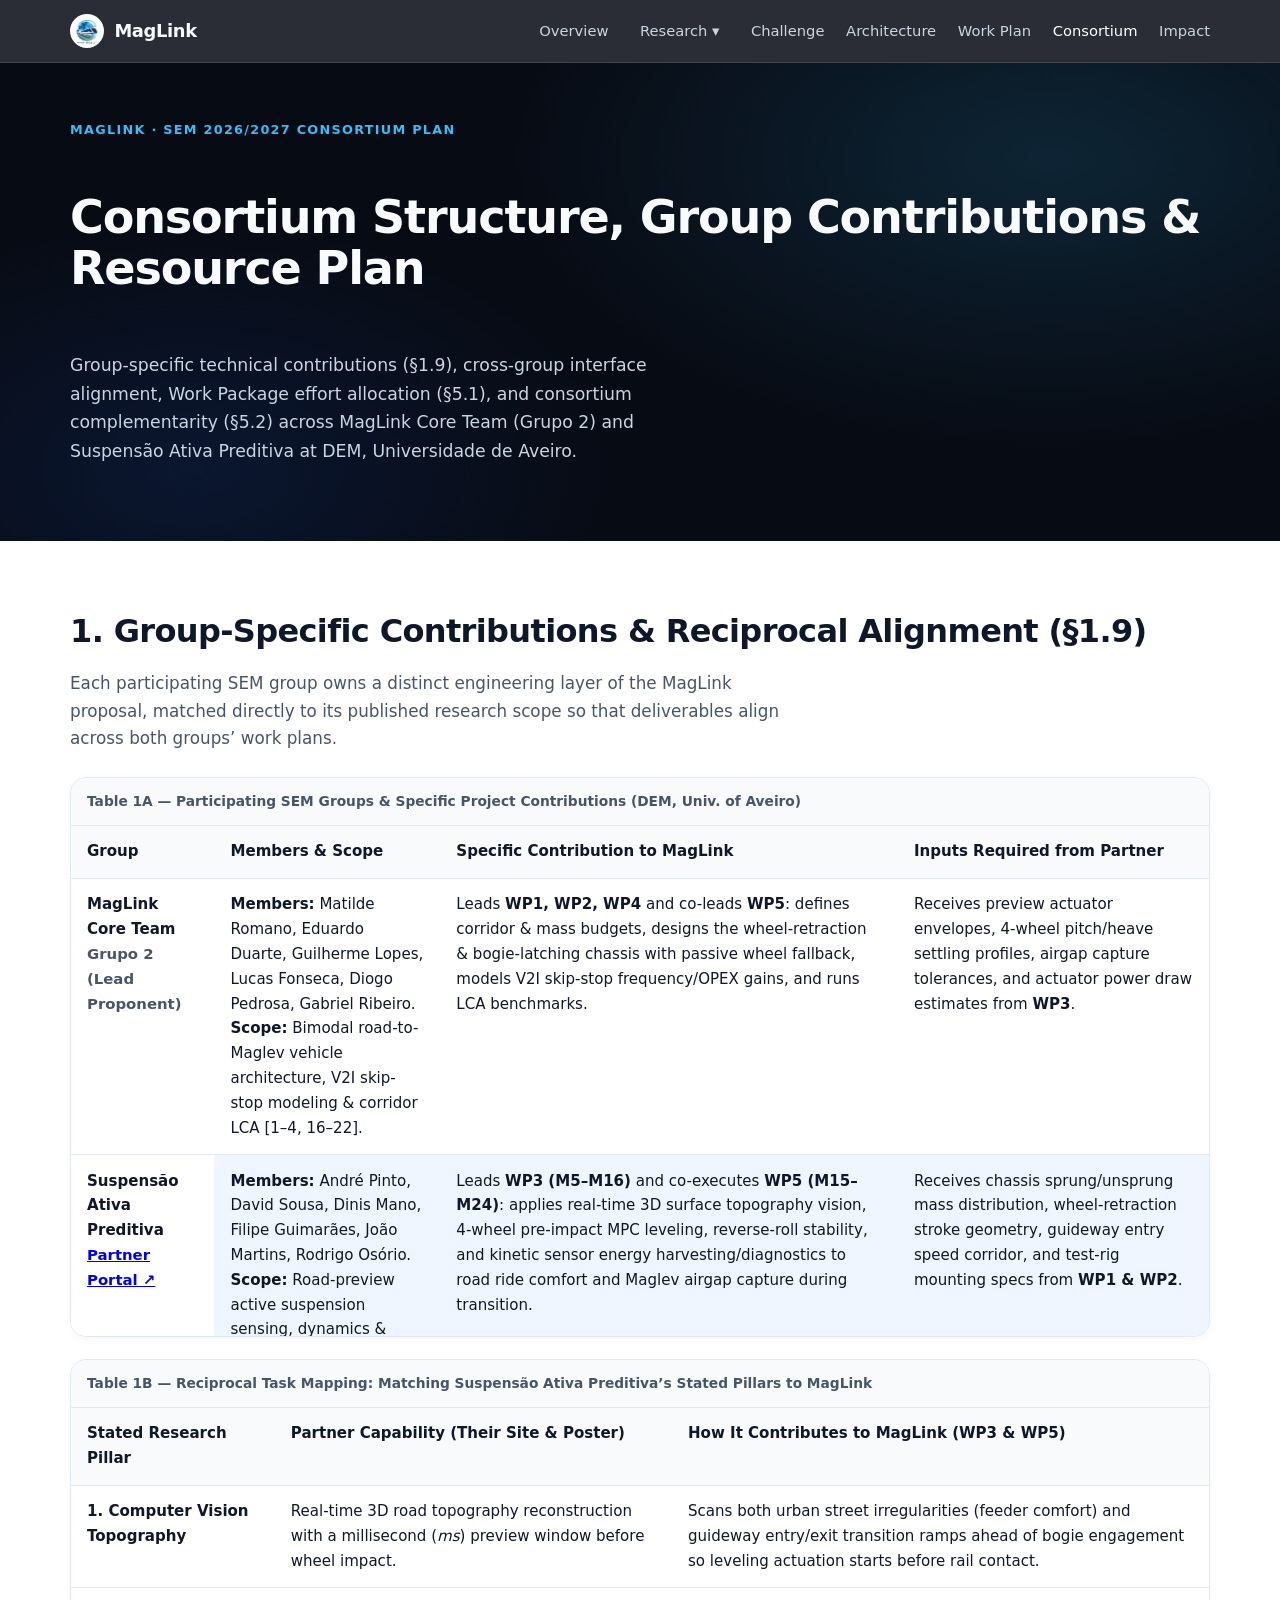
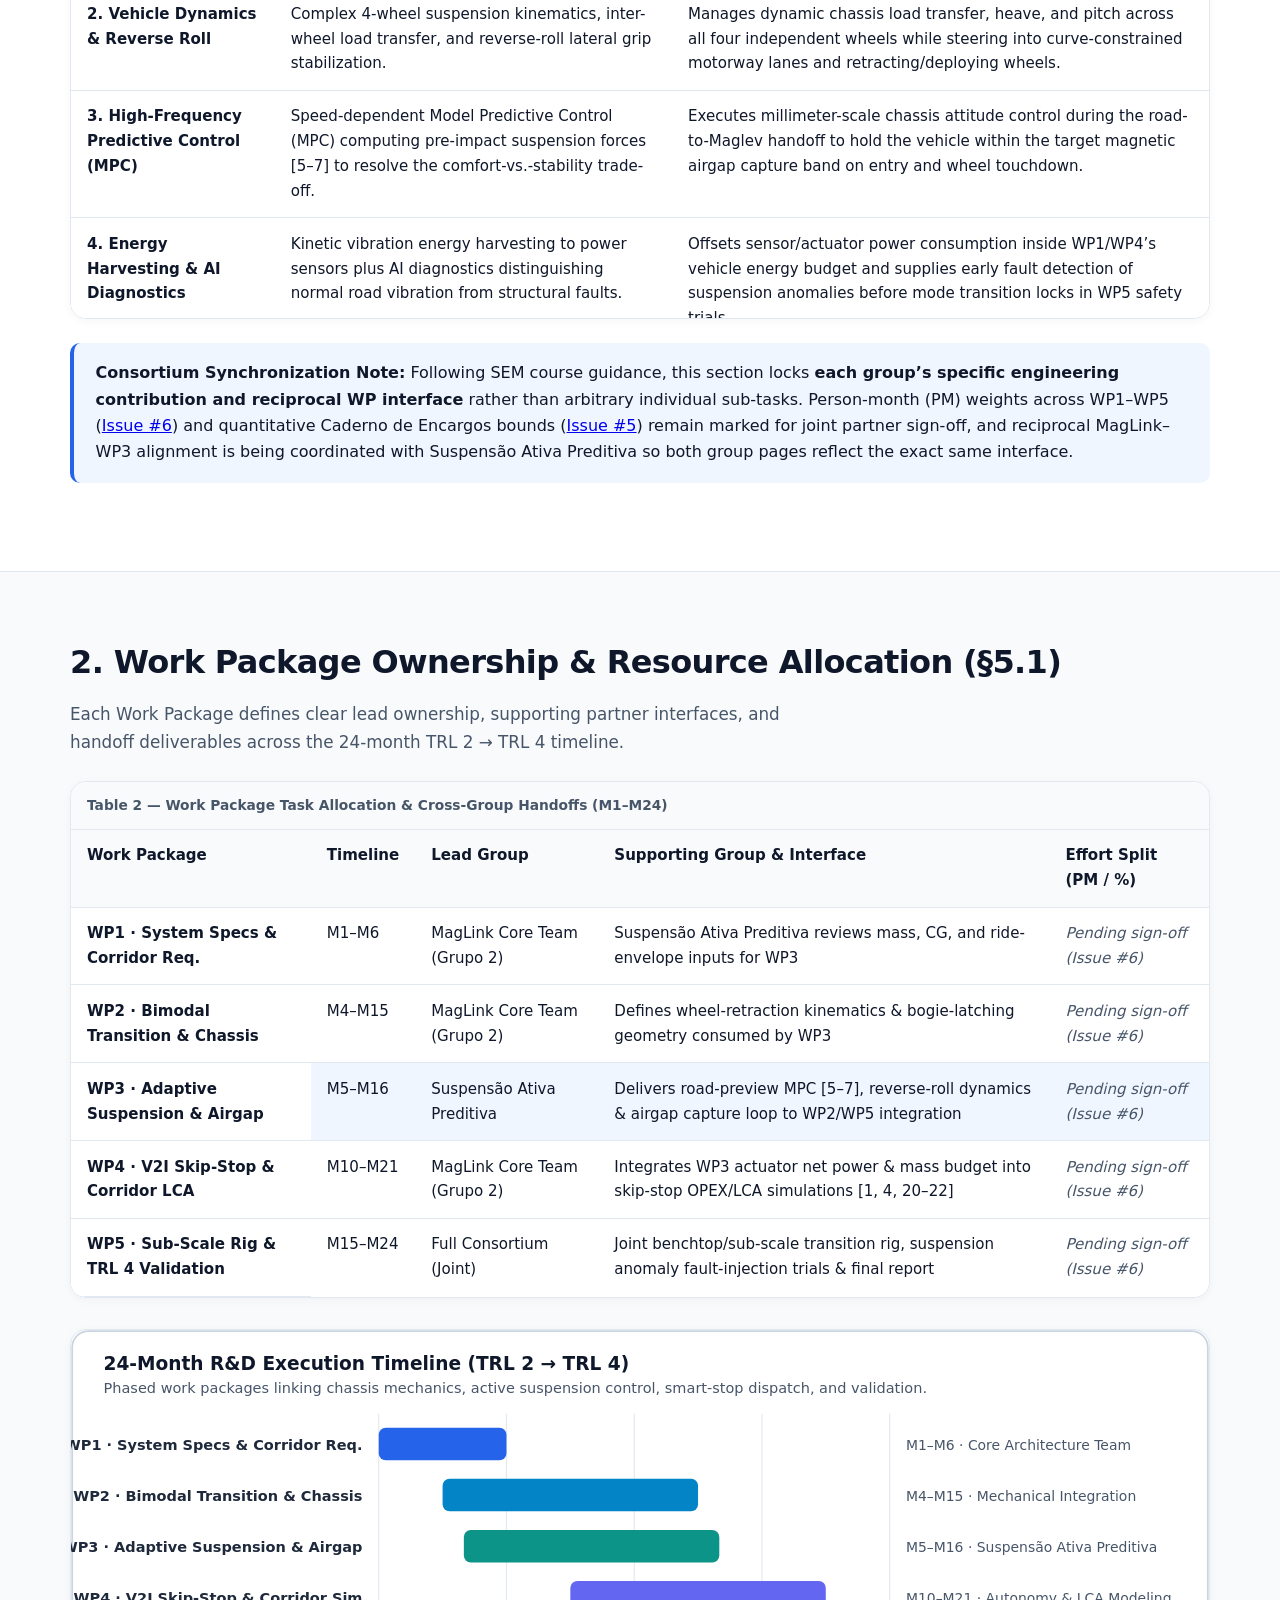
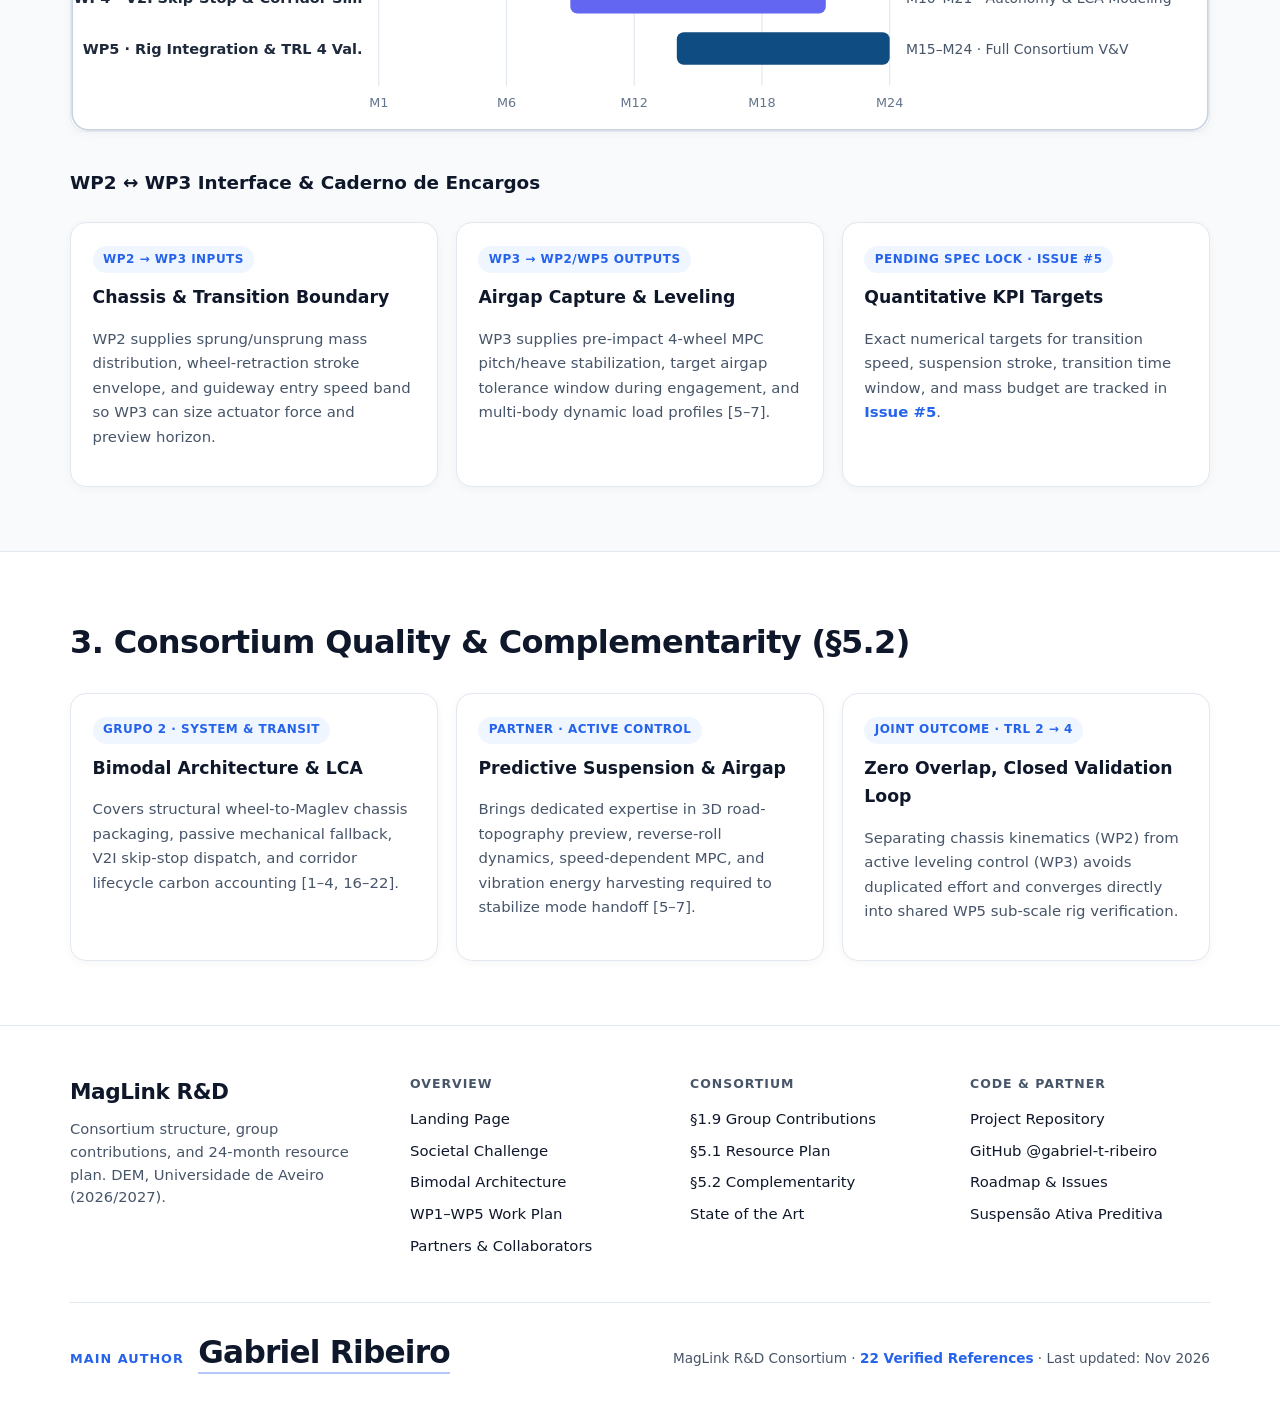
<file: consortium.html>
<!DOCTYPE html>
<html lang="en">
<head>
  <meta charset="UTF-8">
  <meta name="viewport" content="width=device-width, initial-scale=1.0">
  <title>Consortium, Group Contributions &amp; Resource Plan | MagLink</title>
  <meta name="description" content="Group-by-group proponent contributions (§1.9), work package resource allocation (§5.1), and consortium complementarity (§5.2) for the MagLink R&amp;D proposal.">
  <link rel="icon" type="image/png" href="assets/logo_smart_mobility.png">
  <link rel="stylesheet" href="css/styles.css">
  <script src="js/main.js" defer></script>
</head>
<body>
  <a class="skip-link" href="#main-content">Skip to main content</a>

  <header class="site-header">
    <nav class="container nav-bar" aria-label="Primary navigation">
      <a class="brand" href="index.html">
        <img class="brand-logo" src="assets/logo_smart_mobility.png" alt="MagLink logo">
        <span>MagLink</span>
      </a>
      <button type="button" class="nav-mobile-toggle" aria-expanded="false" aria-controls="primary-nav">
        Menu &#9776;
      </button>
      <ul id="primary-nav" class="nav-links">
        <li><a href="index.html">Overview</a></li>
        <li class="nav-dropdown">
          <button type="button" class="nav-dropdown-toggle" aria-expanded="false" aria-controls="research-menu">
            Research <span aria-hidden="true">&#9662;</span>
          </button>
          <ul id="research-menu" class="nav-dropdown-menu">
            <li><a href="state-of-the-art.html">State of the Art</a></li>
            <li><a href="state-of-the-art.html#literature-matrix">Paper Analysis Matrix</a></li>
            <li><a href="state-of-the-art.html#tech-comparison">Technology Comparison</a></li>
            <li><a href="state-of-the-art.html#research-gap">Research Gap &amp; Domains</a></li>
          </ul>
        </li>
        <li><a href="index.html#challenge">Challenge</a></li>
        <li><a href="index.html#architecture">Architecture</a></li>
        <li><a href="index.html#workplan">Work Plan</a></li>
        <li><a href="consortium.html" aria-current="page">Consortium</a></li>
        <li><a href="index.html#impact">Impact</a></li>
      </ul>
    </nav>
  </header>

  <main id="main-content">
    <section class="hero hero-compact">
      <canvas class="hero-canvas" aria-hidden="true"></canvas>
      <div class="container hero-stage">
        <p class="eyebrow">MagLink &middot; SEM 2026/2027 Consortium Plan</p>
        <h1>Consortium Structure, Group Contributions &amp; Resource Plan</h1>
        <p class="lead">
          Group-specific technical contributions (§1.9), cross-group interface alignment, Work Package effort allocation (§5.1), and consortium complementarity (§5.2) across MagLink Core Team (Grupo 2) and Suspensão Ativa Preditiva at DEM, Universidade de Aveiro.
        </p>
      </div>
    </section>

    <section id="roles" class="section">
      <div class="container">
        <h2>1. Group-Specific Contributions &amp; Reciprocal Alignment (§1.9)</h2>
        <p class="lead">
          Each participating SEM group owns a distinct engineering layer of the MagLink proposal, matched directly to its published research scope so that deliverables align across both groups&rsquo; work plans.
        </p>

        <div tabindex="0" role="region" aria-labelledby="grupo-table-caption" class="table-wrap table-wrap--responsive">
          <table style="--col-2: 'Members &amp; Scope'; --col-3: 'Specific Contribution to MagLink'; --col-4: 'Inputs Required from Partner';">
            <caption id="grupo-table-caption">Table 1A — Participating SEM Groups &amp; Specific Project Contributions (DEM, Univ. of Aveiro)</caption>
            <thead>
              <tr>
                <th>Group</th>
                <th>Members &amp; Scope</th>
                <th>Specific Contribution to MagLink</th>
                <th>Inputs Required from Partner</th>
              </tr>
            </thead>
            <tbody>
              <tr>
                <th>MagLink Core Team<br><span class="muted">Grupo 2 (Lead Proponent)</span></th>
                <td>
                  <strong>Members:</strong> Matilde Romano, Eduardo Duarte, Guilherme Lopes, Lucas Fonseca, Diogo Pedrosa, Gabriel Ribeiro.<br>
                  <strong>Scope:</strong> Bimodal road-to-Maglev vehicle architecture, V2I skip-stop modeling &amp; corridor LCA [1–4, 16–22].
                </td>
                <td>
                  Leads <strong>WP1, WP2, WP4</strong> and co-leads <strong>WP5</strong>: defines corridor &amp; mass budgets, designs the wheel-retraction &amp; bogie-latching chassis with passive wheel fallback, models V2I skip-stop frequency/OPEX gains, and runs LCA benchmarks.
                </td>
                <td>
                  Receives preview actuator envelopes, 4-wheel pitch/heave settling profiles, airgap capture tolerances, and actuator power draw estimates from <strong>WP3</strong>.
                </td>
              </tr>
              <tr class="row-highlight">
                <th>Suspensão Ativa Preditiva<br><span class="muted"><a href="https://sem-susp-ativa-preditiva.htmly.com.br/" target="_blank" rel="noopener noreferrer">Partner Portal &#8599;</a></span></th>
                <td>
                  <strong>Members:</strong> André Pinto, David Sousa, Dinis Mano, Filipe Guimarães, João Martins, Rodrigo Osório.<br>
                  <strong>Scope:</strong> Road-preview active suspension sensing, dynamics &amp; high-frequency MPC [5–7].
                </td>
                <td>
                  Leads <strong>WP3 (M5–M16)</strong> and co-executes <strong>WP5 (M15–M24)</strong>: applies real-time 3D surface topography vision, 4-wheel pre-impact MPC leveling, reverse-roll stability, and kinetic sensor energy harvesting/diagnostics to road ride comfort and Maglev airgap capture during transition.
                </td>
                <td>
                  Receives chassis sprung/unsprung mass distribution, wheel-retraction stroke geometry, guideway entry speed corridor, and test-rig mounting specs from <strong>WP1 &amp; WP2</strong>.
                </td>
              </tr>
            </tbody>
          </table>
        </div>

        <div tabindex="0" role="region" aria-labelledby="partner-align-caption" class="table-wrap table-wrap--responsive">
          <table style="--col-2: 'Partner Capability (Their Site &amp; Poster)'; --col-3: 'How It Contributes to MagLink (WP3 &amp; WP5)';">
            <caption id="partner-align-caption">Table 1B — Reciprocal Task Mapping: Matching Suspensão Ativa Preditiva&rsquo;s Stated Pillars to MagLink</caption>
            <thead>
              <tr>
                <th>Stated Research Pillar</th>
                <th>Partner Capability (Their Site &amp; Poster)</th>
                <th>How It Contributes to MagLink (WP3 &amp; WP5)</th>
              </tr>
            </thead>
            <tbody>
              <tr>
                <th>1. Computer Vision Topography</th>
                <td>Real-time 3D road topography reconstruction with a millisecond (<em>ms</em>) preview window before wheel impact.</td>
                <td>Scans both urban street irregularities (feeder comfort) and guideway entry/exit transition ramps ahead of bogie engagement so leveling actuation starts before rail contact.</td>
              </tr>
              <tr>
                <th>2. Vehicle Dynamics &amp; Reverse Roll</th>
                <td>Complex 4-wheel suspension kinematics, inter-wheel load transfer, and reverse-roll lateral grip stabilization.</td>
                <td>Manages dynamic chassis load transfer, heave, and pitch across all four independent wheels while steering into curve-constrained motorway lanes and retracting/deploying wheels.</td>
              </tr>
              <tr>
                <th>3. High-Frequency Predictive Control (MPC)</th>
                <td>Speed-dependent Model Predictive Control (MPC) computing pre-impact suspension forces [5–7] to resolve the comfort-vs.-stability trade-off.</td>
                <td>Executes millimeter-scale chassis attitude control during the road-to-Maglev handoff to hold the vehicle within the target magnetic airgap capture band on entry and wheel touchdown.</td>
              </tr>
              <tr>
                <th>4. Energy Harvesting &amp; AI Diagnostics</th>
                <td>Kinetic vibration energy harvesting to power sensors plus AI diagnostics distinguishing normal road vibration from structural faults.</td>
                <td>Offsets sensor/actuator power consumption inside WP1/WP4&rsquo;s vehicle energy budget and supplies early fault detection of suspension anomalies before mode transition locks in WP5 safety trials.</td>
              </tr>
            </tbody>
          </table>
        </div>

        <div class="callout">
          <strong>Consortium Synchronization Note:</strong> Following SEM course guidance, this section locks <strong>each group&rsquo;s specific engineering contribution and reciprocal WP interface</strong> rather than arbitrary individual sub-tasks. Person-month (PM) weights across WP1–WP5 (<a href="https://github.com/gabriel-t-ribeiro/sem_web_ac4/issues/6" target="_blank" rel="noopener noreferrer">Issue #6</a>) and quantitative Caderno de Encargos bounds (<a href="https://github.com/gabriel-t-ribeiro/sem_web_ac4/issues/5" target="_blank" rel="noopener noreferrer">Issue #5</a>) remain marked for joint partner sign-off, and reciprocal MagLink–WP3 alignment is being coordinated with Suspensão Ativa Preditiva so both group pages reflect the exact same interface.
        </div>
      </div>
    </section>

    <section id="resources" class="section section-soft">
      <div class="container">
        <h2>2. Work Package Ownership &amp; Resource Allocation (§5.1)</h2>
        <p class="lead">
          Each Work Package defines clear lead ownership, supporting partner interfaces, and handoff deliverables across the 24-month TRL 2 &rarr; TRL 4 timeline.
        </p>

        <div tabindex="0" role="region" aria-labelledby="wp-allocation-caption" class="table-wrap table-wrap--responsive">
          <table style="--col-2: 'Timeline'; --col-3: 'Lead Group'; --col-4: 'Supporting Group &amp; Interface'; --col-5: 'Effort Split (PM / %)';">
            <caption id="wp-allocation-caption">Table 2 — Work Package Task Allocation &amp; Cross-Group Handoffs (M1–M24)</caption>
            <thead>
              <tr>
                <th>Work Package</th>
                <th>Timeline</th>
                <th>Lead Group</th>
                <th>Supporting Group &amp; Interface</th>
                <th>Effort Split (PM / %)</th>
              </tr>
            </thead>
            <tbody>
              <tr>
                <th>WP1 · System Specs &amp; Corridor Req.</th>
                <td>M1–M6</td>
                <td>MagLink Core Team (Grupo 2)</td>
                <td>Suspensão Ativa Preditiva reviews mass, CG, and ride-envelope inputs for WP3</td>
                <td class="table-pending">Pending sign-off (Issue #6)</td>
              </tr>
              <tr>
                <th>WP2 · Bimodal Transition &amp; Chassis</th>
                <td>M4–M15</td>
                <td>MagLink Core Team (Grupo 2)</td>
                <td>Defines wheel-retraction kinematics &amp; bogie-latching geometry consumed by WP3</td>
                <td class="table-pending">Pending sign-off (Issue #6)</td>
              </tr>
              <tr class="row-highlight">
                <th>WP3 · Adaptive Suspension &amp; Airgap</th>
                <td>M5–M16</td>
                <td>Suspensão Ativa Preditiva</td>
                <td>Delivers road-preview MPC [5–7], reverse-roll dynamics &amp; airgap capture loop to WP2/WP5 integration</td>
                <td class="table-pending">Pending sign-off (Issue #6)</td>
              </tr>
              <tr>
                <th>WP4 · V2I Skip-Stop &amp; Corridor LCA</th>
                <td>M10–M21</td>
                <td>MagLink Core Team (Grupo 2)</td>
                <td>Integrates WP3 actuator net power &amp; mass budget into skip-stop OPEX/LCA simulations [1, 4, 20–22]</td>
                <td class="table-pending">Pending sign-off (Issue #6)</td>
              </tr>
              <tr>
                <th>WP5 · Sub-Scale Rig &amp; TRL 4 Validation</th>
                <td>M15–M24</td>
                <td>Full Consortium (Joint)</td>
                <td>Joint benchtop/sub-scale transition rig, suspension anomaly fault-injection trials &amp; final report</td>
                <td class="table-pending">Pending sign-off (Issue #6)</td>
              </tr>
            </tbody>
          </table>
        </div>

        <div class="diagram-panel">
          <img src="assets/fig_workplan_gantt.svg" alt="24-month Gantt chart across Work Packages WP1 through WP5 from month 1 to month 24">
        </div>

        <h3 class="subhead">WP2 &harr; WP3 Interface &amp; Caderno de Encargos</h3>
        <div class="card-grid">
          <article class="card">
            <span class="badge">WP2 &rarr; WP3 Inputs</span>
            <h3>Chassis &amp; Transition Boundary</h3>
            <p class="muted">
              WP2 supplies sprung/unsprung mass distribution, wheel-retraction stroke envelope, and guideway entry speed band so WP3 can size actuator force and preview horizon.
            </p>
          </article>
          <article class="card">
            <span class="badge">WP3 &rarr; WP2/WP5 Outputs</span>
            <h3>Airgap Capture &amp; Leveling</h3>
            <p class="muted">
              WP3 supplies pre-impact 4-wheel MPC pitch/heave stabilization, target airgap tolerance window during engagement, and multi-body dynamic load profiles [5–7].
            </p>
          </article>
          <article class="card">
            <span class="badge">Pending Spec Lock &middot; Issue #5</span>
            <h3>Quantitative KPI Targets</h3>
            <p class="muted">
              Exact numerical targets for transition speed, suspension stroke, transition time window, and mass budget are tracked in <a href="https://github.com/gabriel-t-ribeiro/sem_web_ac4/issues/5" target="_blank" rel="noopener noreferrer">Issue #5</a>.
            </p>
          </article>
        </div>
      </div>
    </section>

    <section id="complementarity" class="section">
      <div class="container">
        <h2>3. Consortium Quality &amp; Complementarity (§5.2)</h2>
        <div class="card-grid">
          <article class="card">
            <span class="badge">Grupo 2 · System &amp; Transit</span>
            <h3>Bimodal Architecture &amp; LCA</h3>
            <p class="muted">
              Covers structural wheel-to-Maglev chassis packaging, passive mechanical fallback, V2I skip-stop dispatch, and corridor lifecycle carbon accounting [1–4, 16–22].
            </p>
          </article>
          <article class="card">
            <span class="badge">Partner · Active Control</span>
            <h3>Predictive Suspension &amp; Airgap</h3>
            <p class="muted">
              Brings dedicated expertise in 3D road-topography preview, reverse-roll dynamics, speed-dependent MPC, and vibration energy harvesting required to stabilize mode handoff [5–7].
            </p>
          </article>
          <article class="card">
            <span class="badge">Joint Outcome · TRL 2 &rarr; 4</span>
            <h3>Zero Overlap, Closed Validation Loop</h3>
            <p class="muted">
              Separating chassis kinematics (WP2) from active leveling control (WP3) avoids duplicated effort and converges directly into shared WP5 sub-scale rig verification.
            </p>
          </article>
        </div>
      </div>
    </section>
  </main>

  <footer class="site-footer site-footer--compact">
    <div class="container">
      <div class="footer-top">
        <div>
          <p class="footer-brand-title">MagLink R&amp;D</p>
          <p class="footer-brand-copy">
            Consortium structure, group contributions, and 24-month resource plan. DEM, Universidade de Aveiro (2026/2027).
          </p>
        </div>
        <div class="footer-col">
          <h3>Overview</h3>
          <ul>
            <li><a href="index.html">Landing Page</a></li>
            <li><a href="index.html#challenge">Societal Challenge</a></li>
            <li><a href="index.html#architecture">Bimodal Architecture</a></li>
            <li><a href="index.html#workplan">WP1–WP5 Work Plan</a></li>
            <li><a href="index.html#partners">Partners &amp; Collaborators</a></li>
          </ul>
        </div>
        <div class="footer-col">
          <h3>Consortium</h3>
          <ul>
            <li><a href="#roles">§1.9 Group Contributions</a></li>
            <li><a href="#resources">§5.1 Resource Plan</a></li>
            <li><a href="#complementarity">§5.2 Complementarity</a></li>
            <li><a href="state-of-the-art.html">State of the Art</a></li>
          </ul>
        </div>
        <div class="footer-col">
          <h3>Code &amp; Partner</h3>
          <ul>
            <li><a href="https://github.com/gabriel-t-ribeiro/sem_web_ac4" target="_blank" rel="noopener noreferrer">Project Repository</a></li>
            <li><a href="https://github.com/gabriel-t-ribeiro" target="_blank" rel="noopener noreferrer">GitHub @gabriel-t-ribeiro</a></li>
            <li><a href="https://github.com/gabriel-t-ribeiro/sem_web_ac4/issues" target="_blank" rel="noopener noreferrer">Roadmap &amp; Issues</a></li>
            <li><a href="https://sem-susp-ativa-preditiva.htmly.com.br/" target="_blank" rel="noopener noreferrer">Suspensão Ativa Preditiva</a></li>
          </ul>
        </div>
      </div>

      <div class="footer-author-row">
        <div class="footer-author-block">
          <span class="footer-author-label">Main Author</span>
          <span class="footer-author-name"><a href="https://github.com/gabriel-t-ribeiro" target="_blank" rel="noopener noreferrer">Gabriel Ribeiro</a></span>
        </div>
        <div class="footer-meta">
          MagLink R&amp;D Consortium &middot; <a href="state-of-the-art.html#references">22 Verified References</a> &middot; Last updated: Nov&nbsp;2026
        </div>
      </div>
    </div>
  </footer>
</body>
</html>
</file>
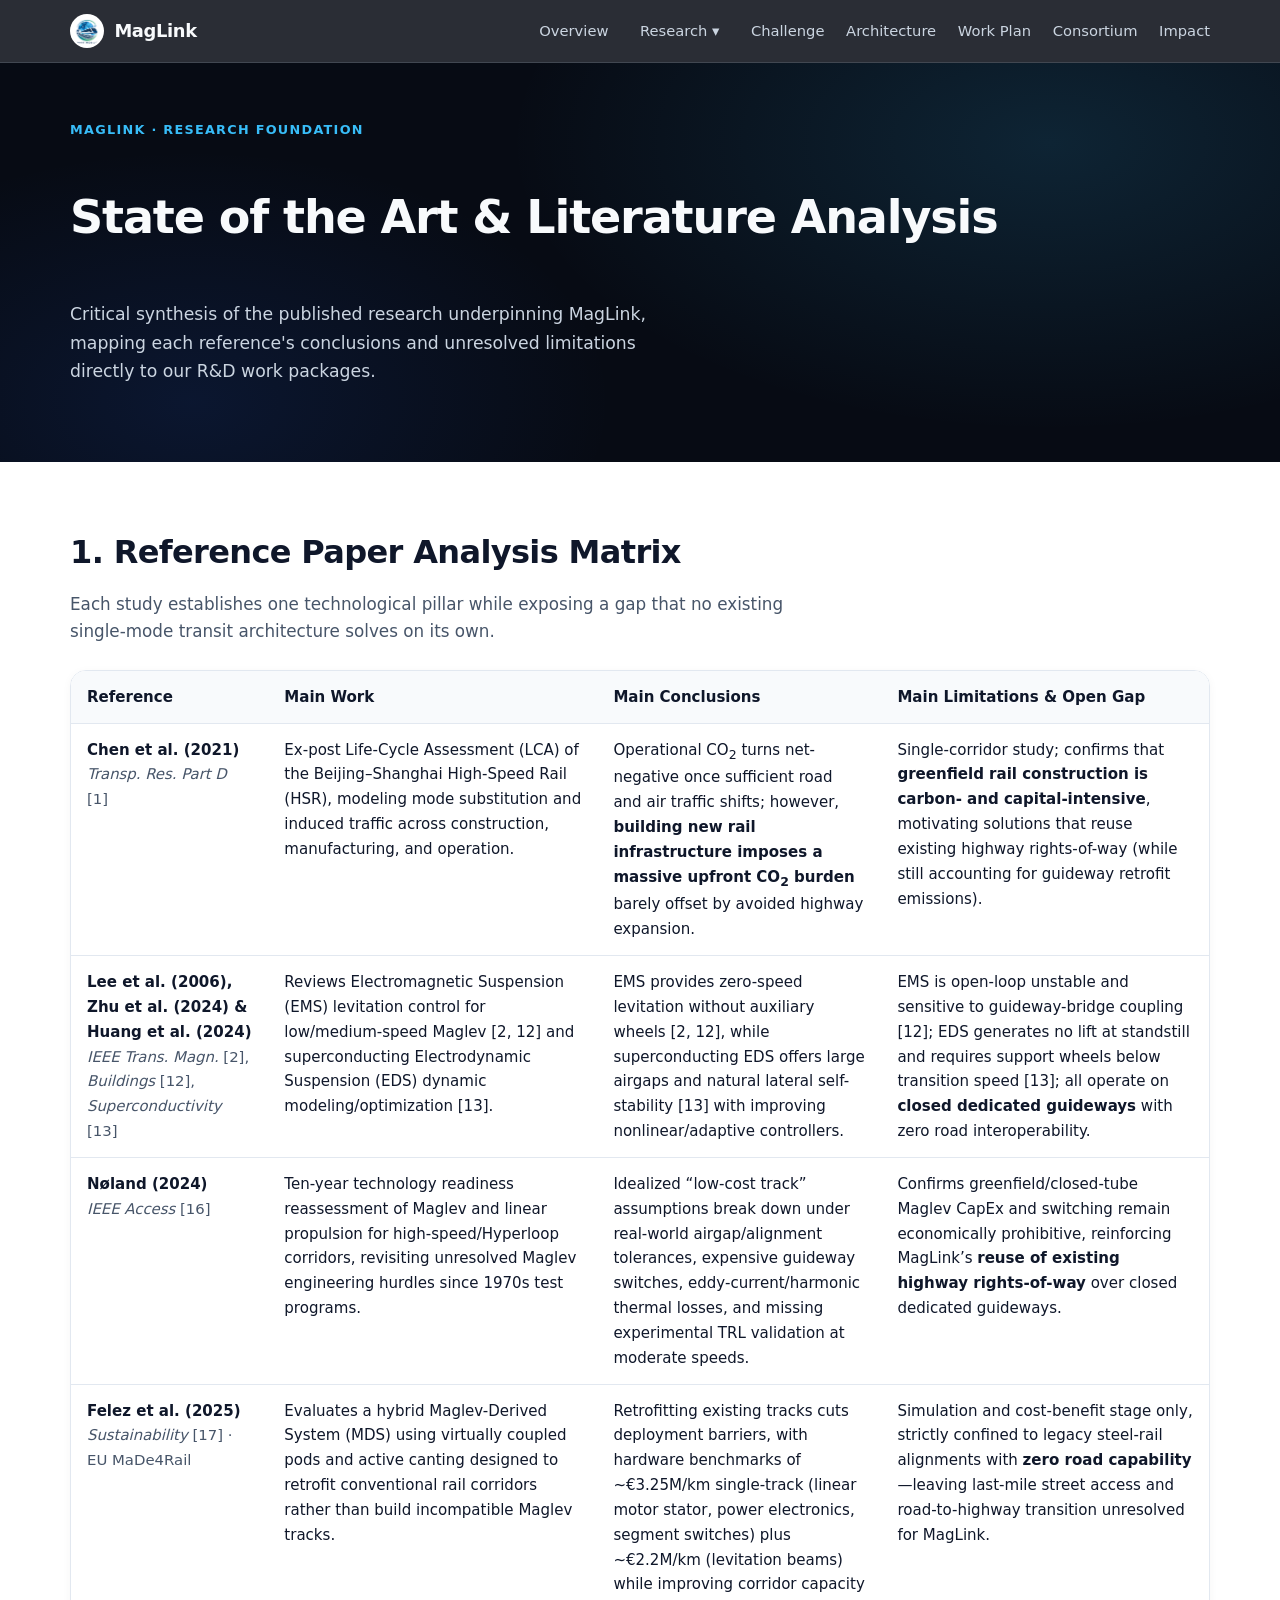
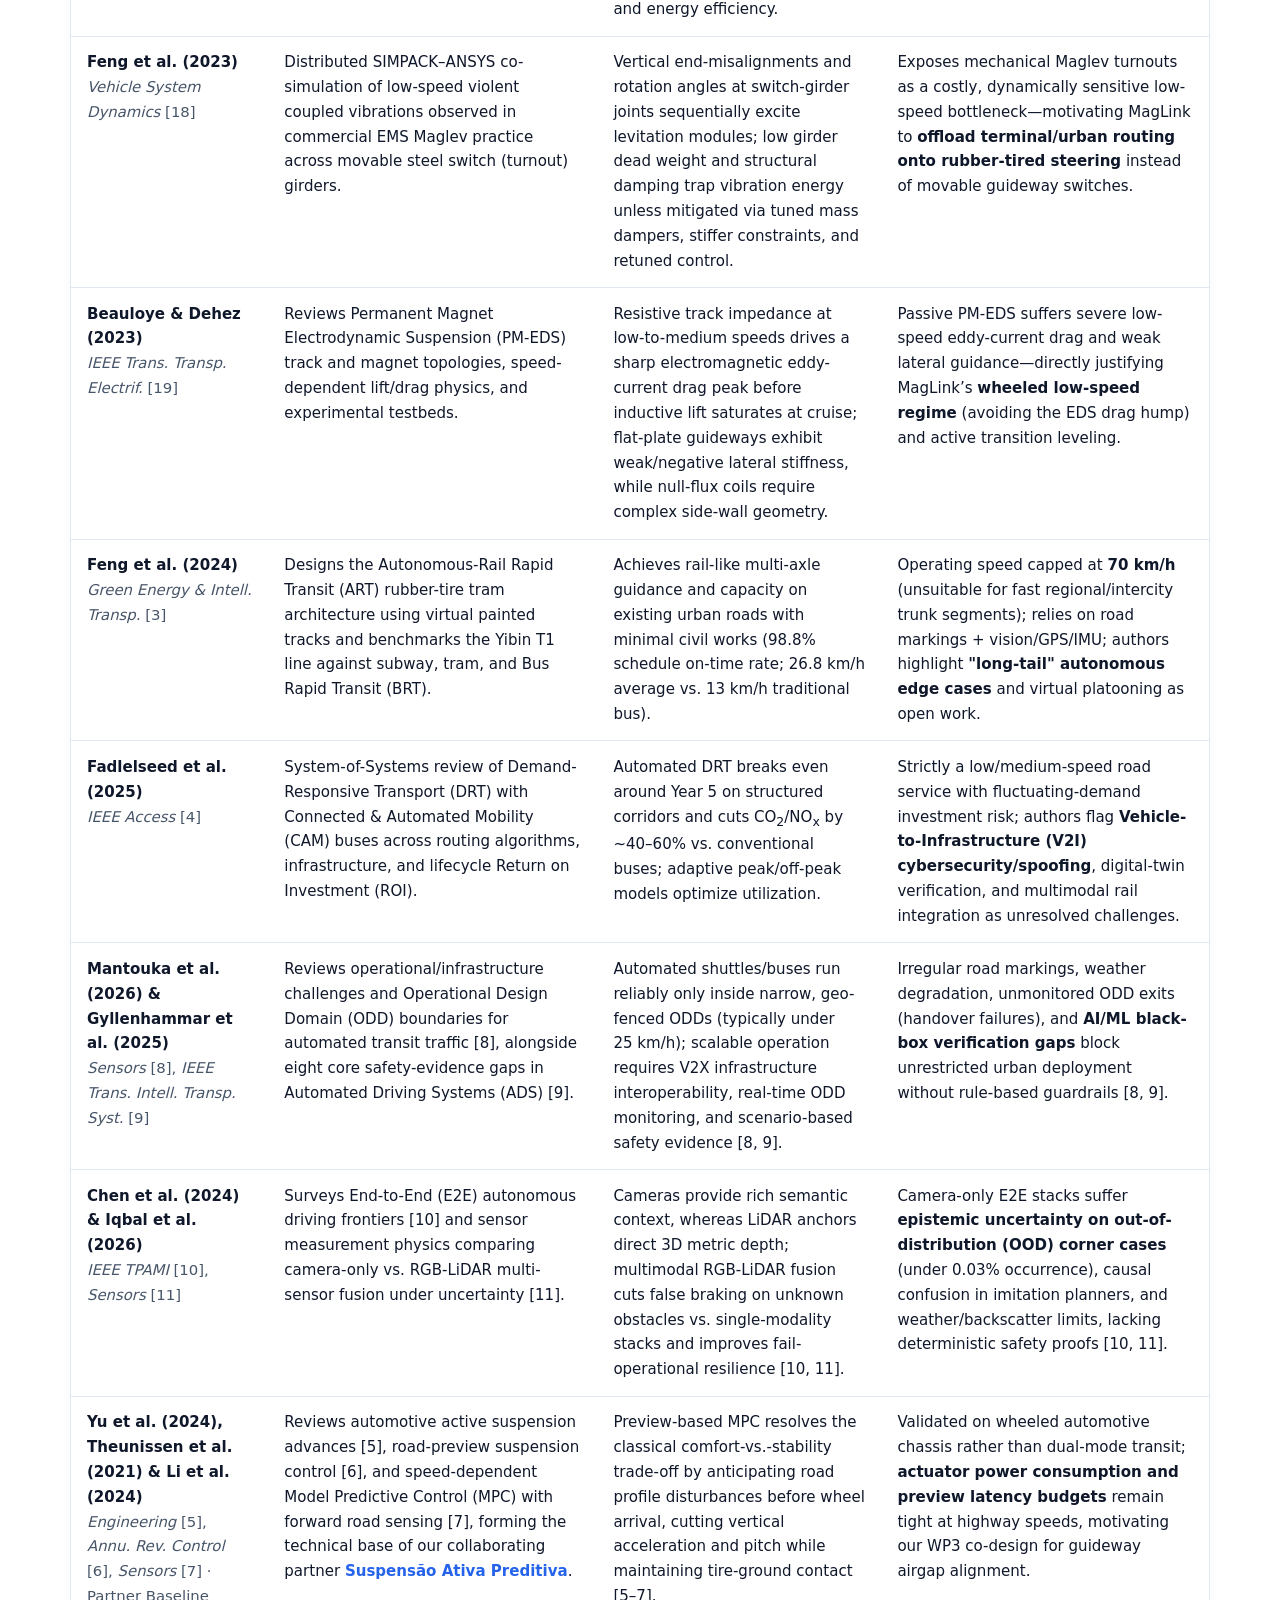
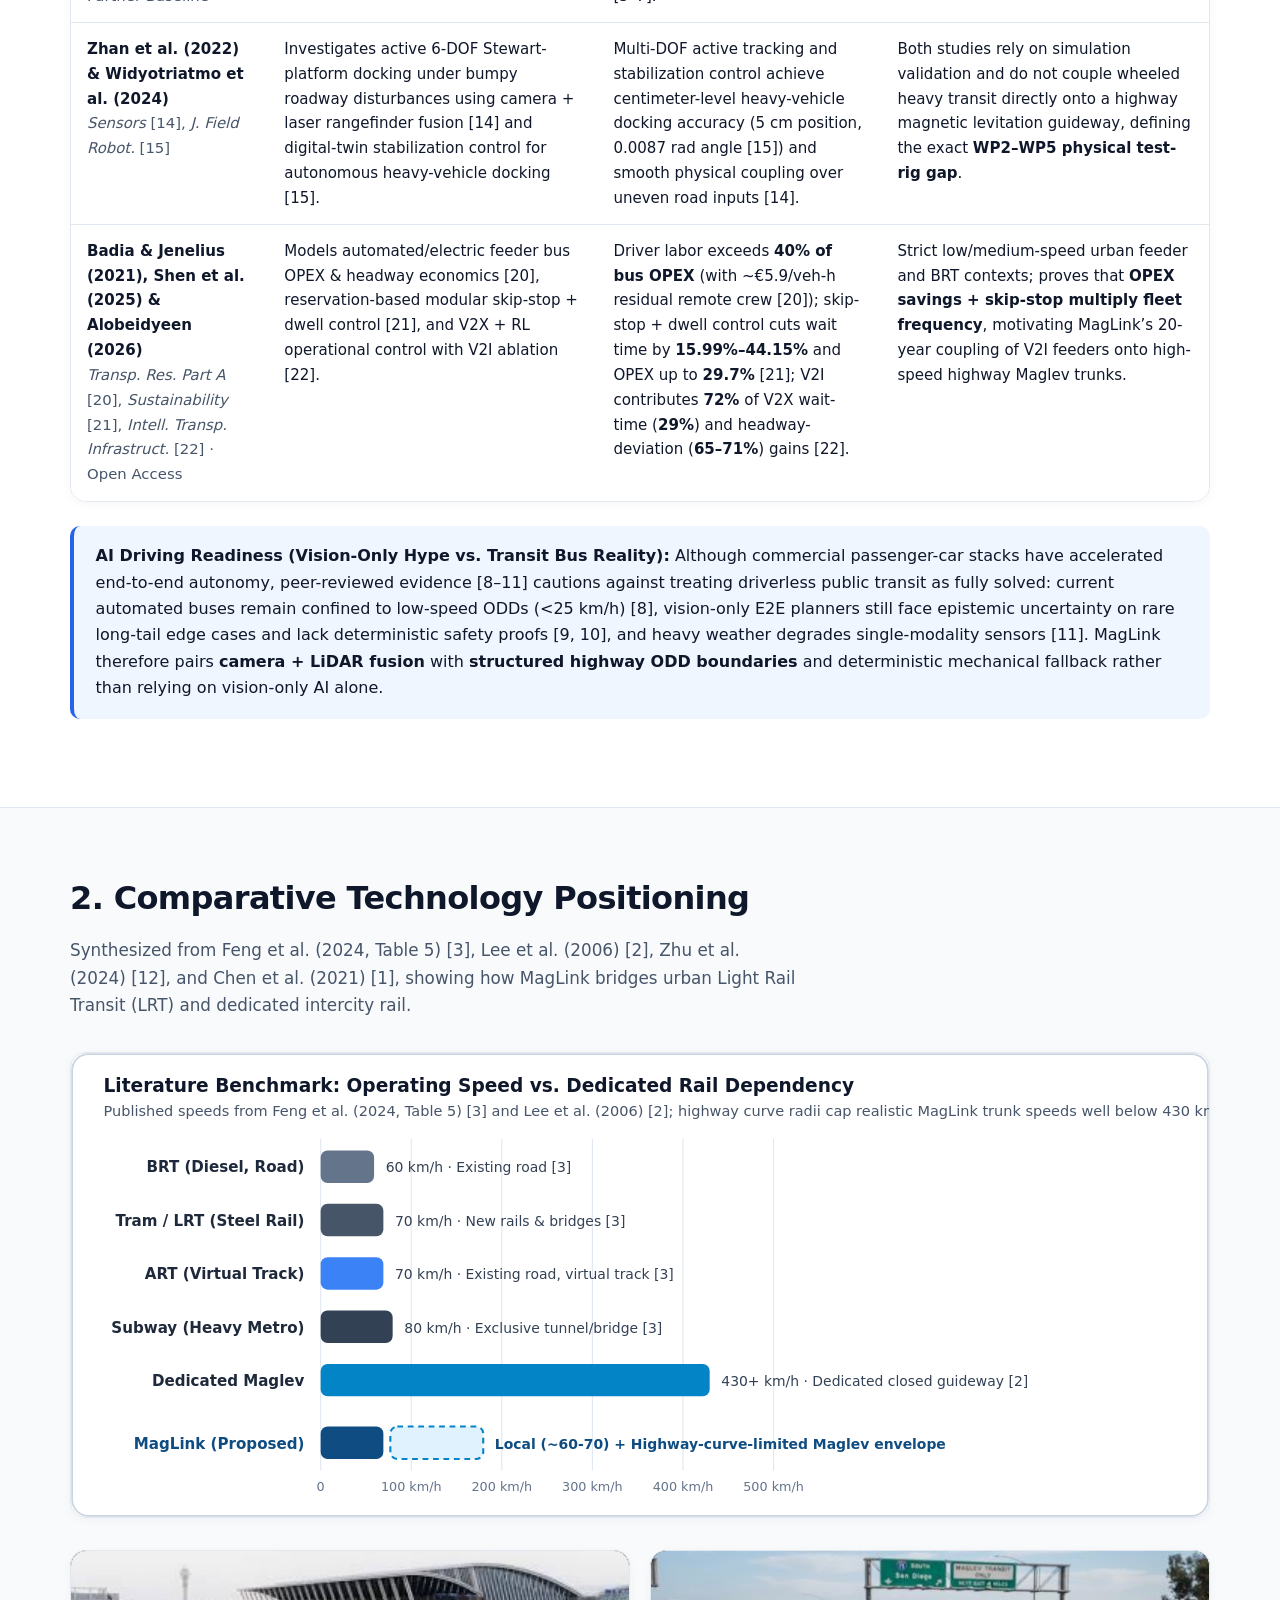
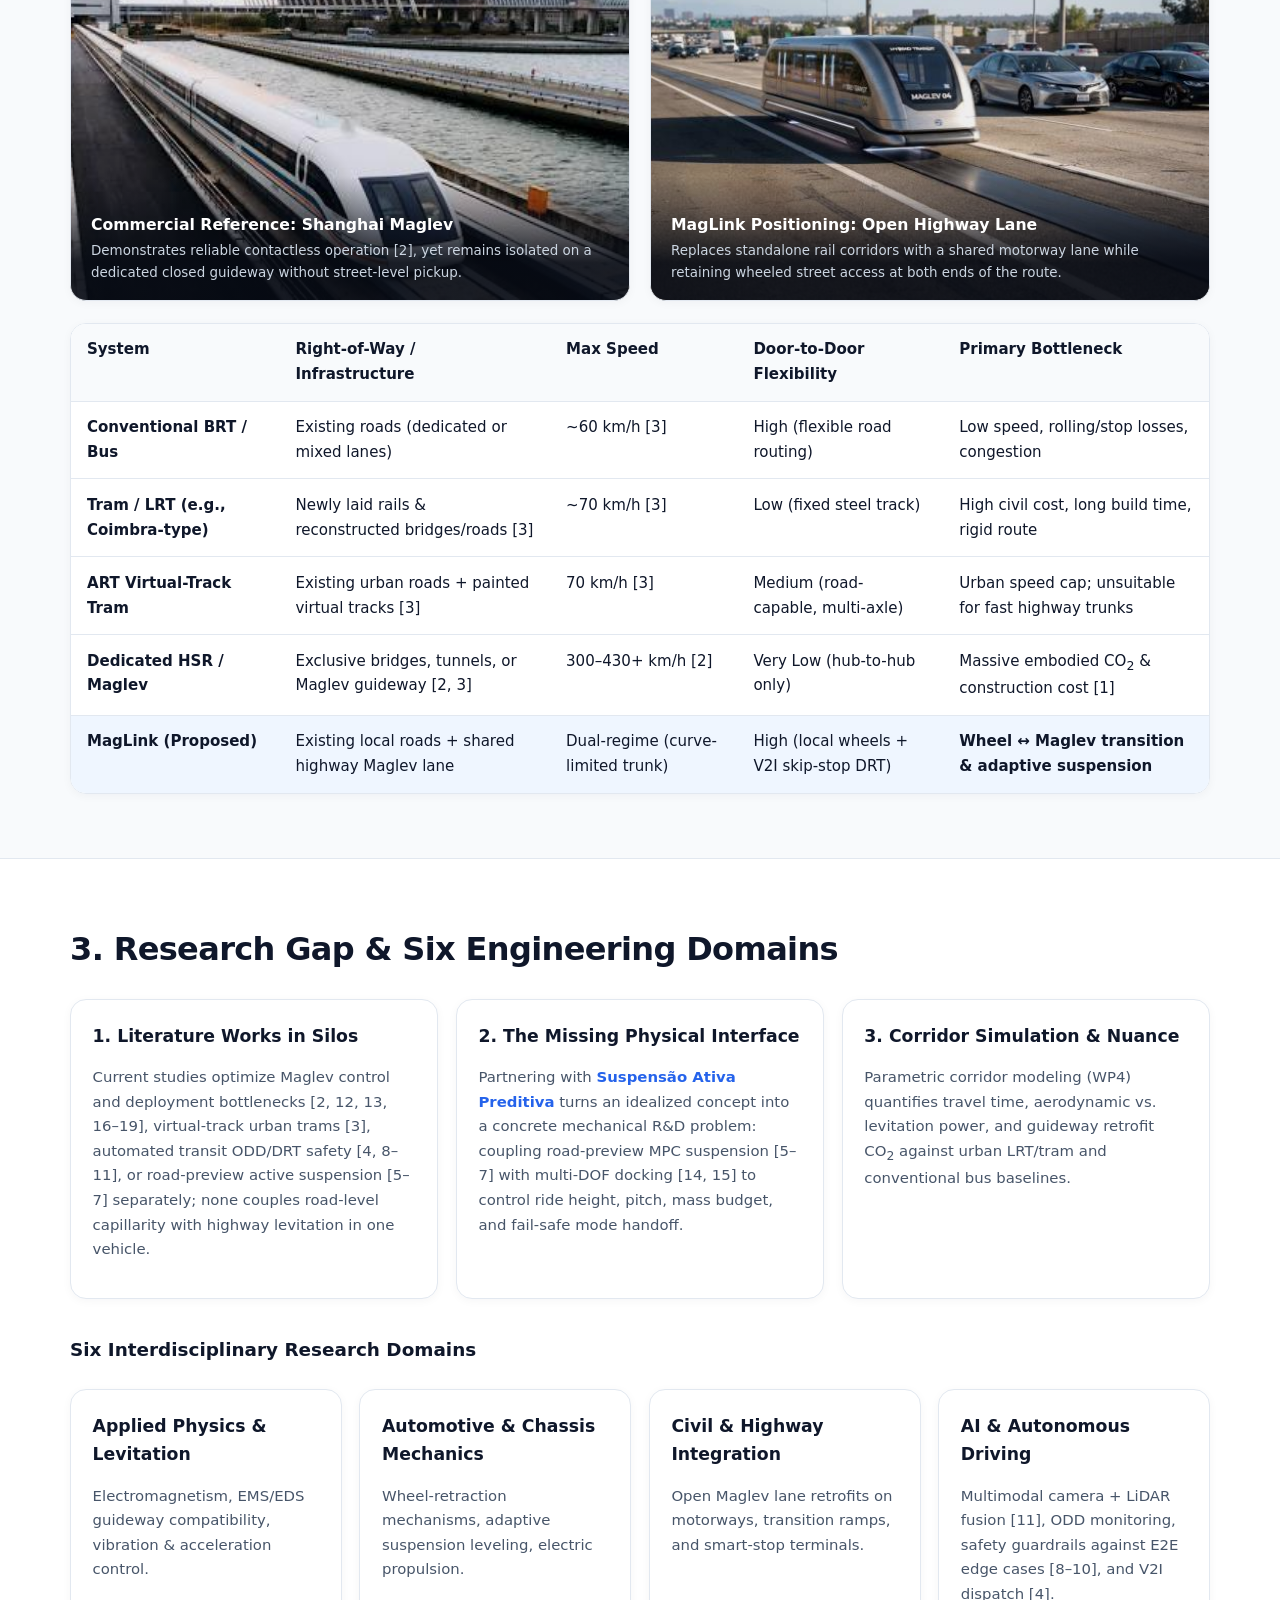
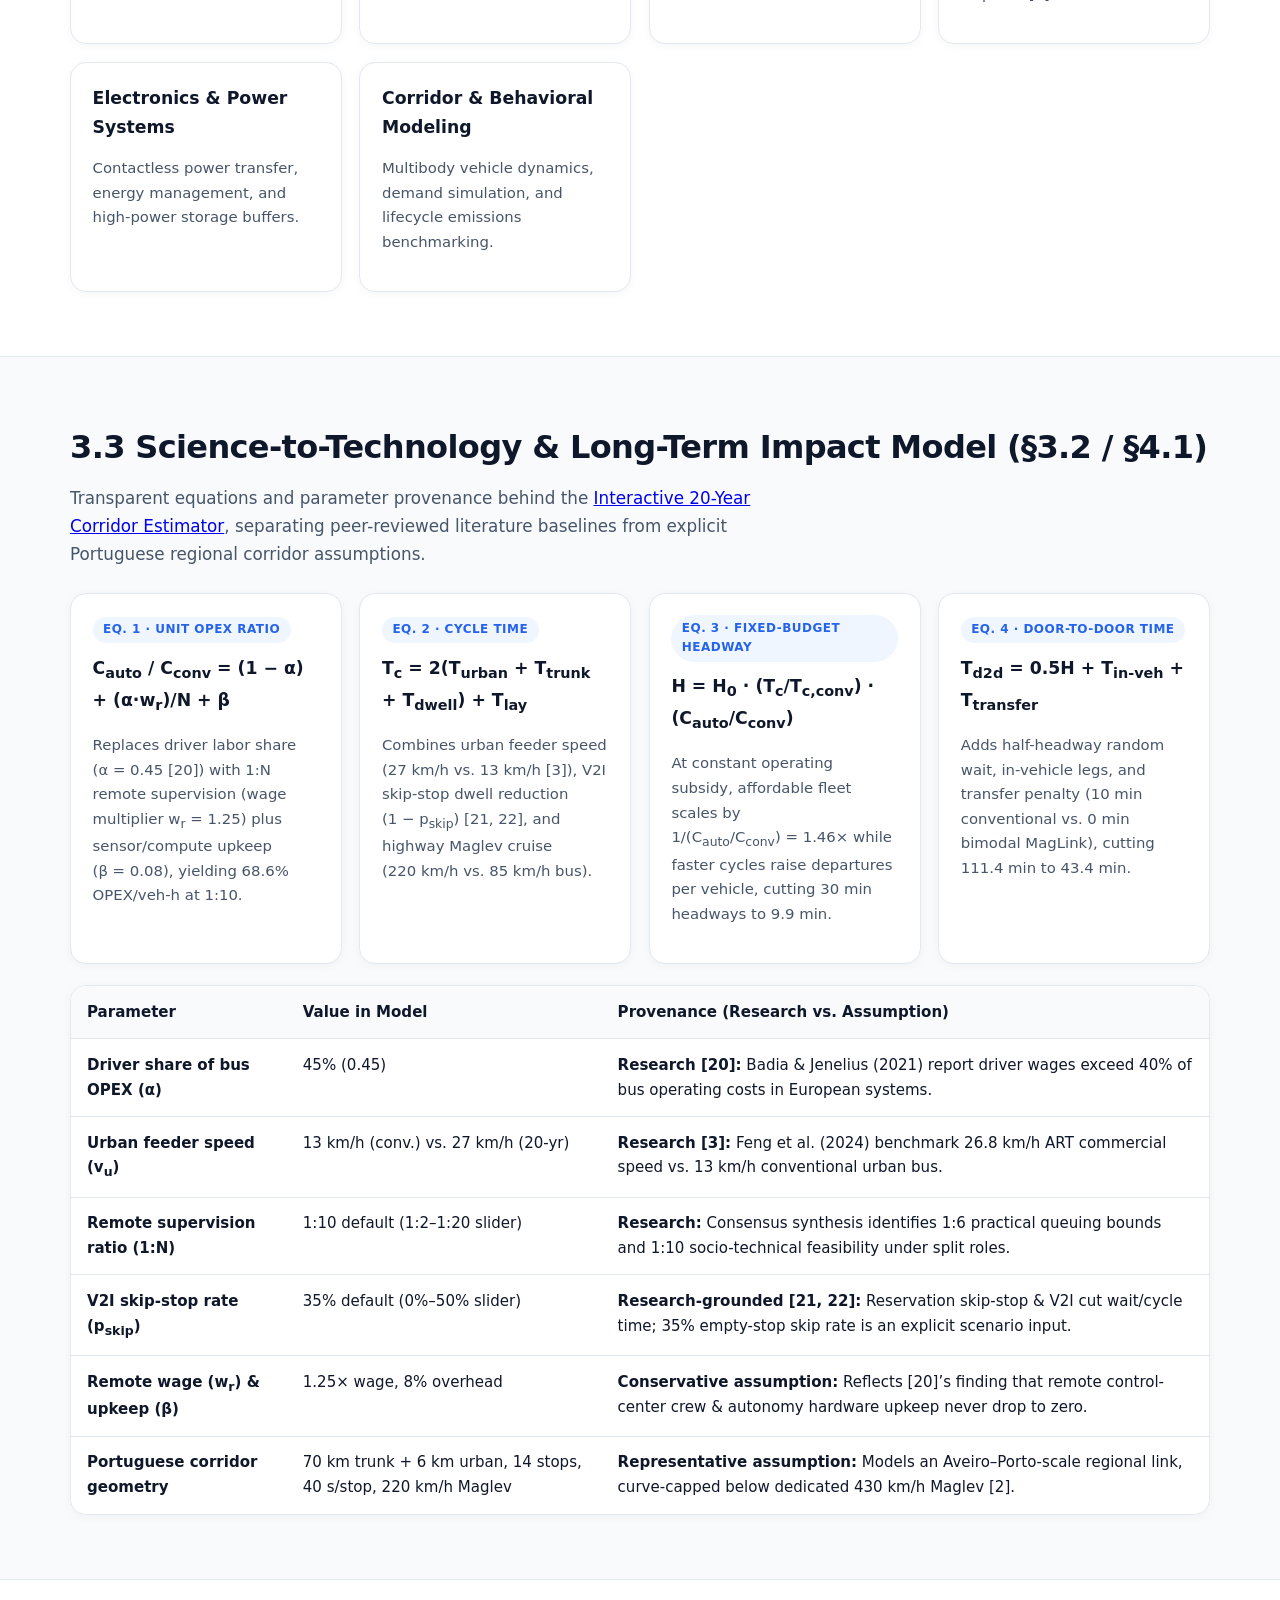
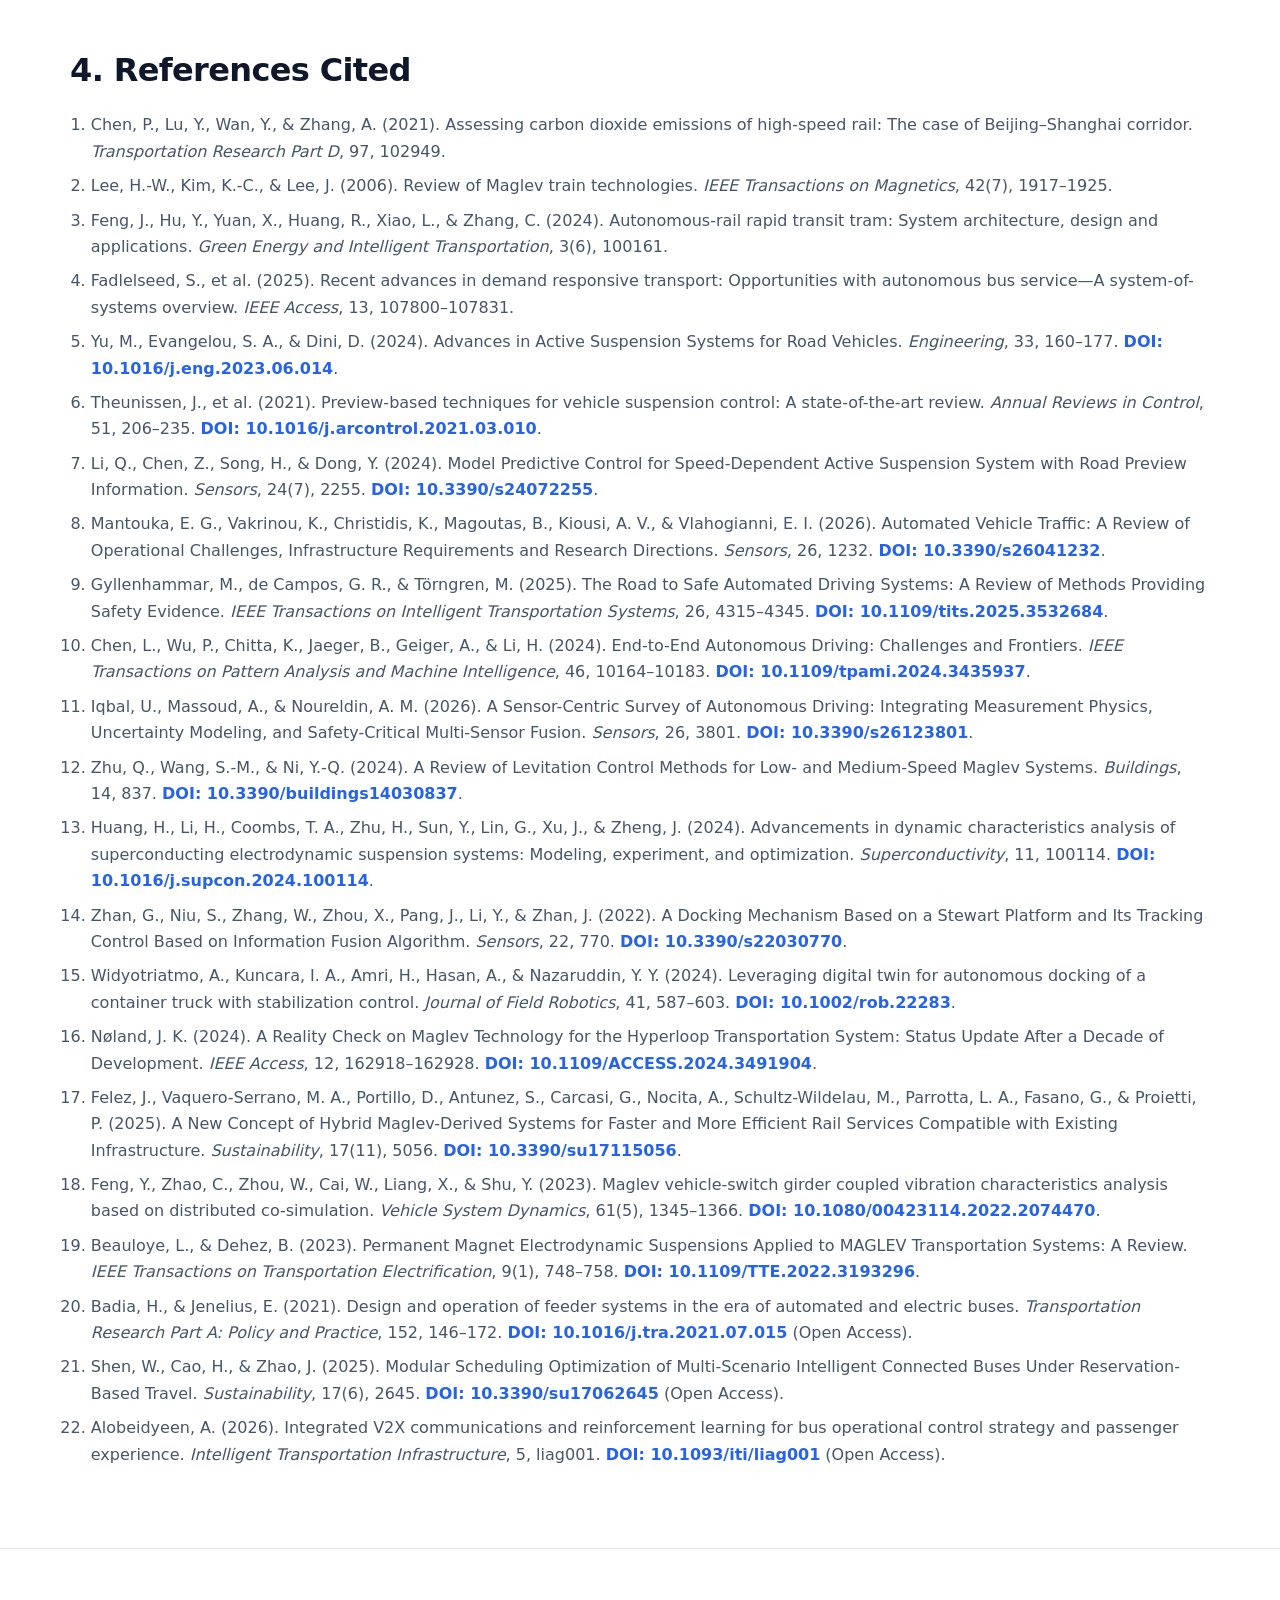
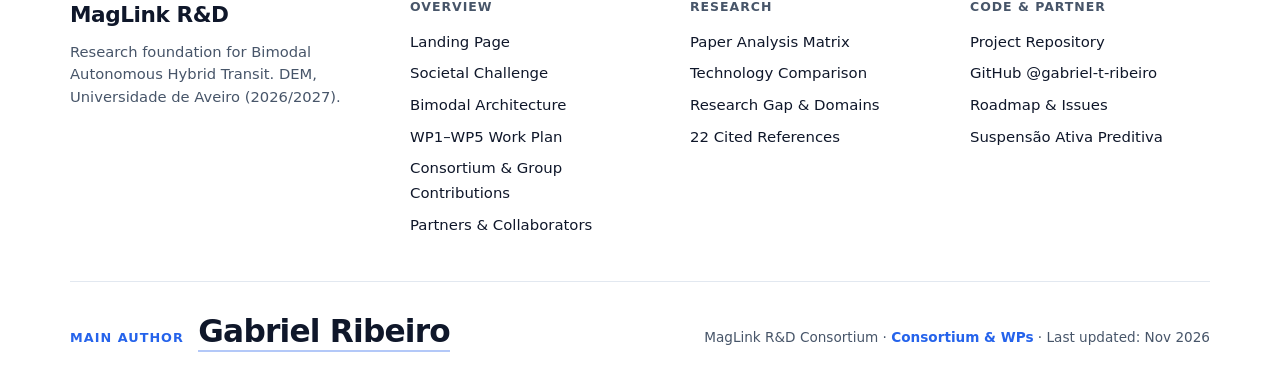
<file: state-of-the-art.html>
<!DOCTYPE html>
<html lang="en">
<head>
  <meta charset="UTF-8">
  <meta name="viewport" content="width=device-width, initial-scale=1.0">
  <title>State of the Art &amp; Literature Matrix | MagLink</title>
  <meta name="description" content="State of the Art synthesis, reference paper limitations, and technology positioning for the MagLink bimodal transit R&amp;D proposal.">
  <link rel="icon" type="image/png" href="assets/logo_smart_mobility.png">
  <link rel="stylesheet" href="css/styles.css">
  <script src="js/main.js" defer></script>
</head>
<body>
  <a class="skip-link" href="#main-content">Skip to main content</a>

  <header class="site-header">
    <nav class="container nav-bar" aria-label="Primary navigation">
      <a class="brand" href="index.html">
        <img class="brand-logo" src="assets/logo_smart_mobility.png" alt="MagLink logo">
        <span>MagLink</span>
      </a>
      <button type="button" class="nav-mobile-toggle" aria-expanded="false" aria-controls="primary-nav">
        Menu &#9776;
      </button>
      <ul id="primary-nav" class="nav-links">
        <li><a href="index.html">Overview</a></li>
        <li class="nav-dropdown">
          <button type="button" class="nav-dropdown-toggle" aria-expanded="false" aria-controls="research-menu">
            Research <span aria-hidden="true">&#9662;</span>
          </button>
          <ul id="research-menu" class="nav-dropdown-menu">
            <li><a href="state-of-the-art.html" aria-current="page">State of the Art</a></li>
            <li><a href="state-of-the-art.html#literature-matrix">Paper Analysis Matrix</a></li>
            <li><a href="state-of-the-art.html#tech-comparison">Technology Comparison</a></li>
            <li><a href="state-of-the-art.html#research-gap">Research Gap &amp; Domains</a></li>
          </ul>
        </li>
        <li><a href="index.html#challenge">Challenge</a></li>
        <li><a href="index.html#architecture">Architecture</a></li>
        <li><a href="index.html#workplan">Work Plan</a></li>
        <li><a href="consortium.html">Consortium</a></li>
        <li><a href="index.html#impact">Impact</a></li>
      </ul>
    </nav>
  </header>

  <main id="main-content">
    <section class="hero hero-compact">
      <canvas class="hero-canvas" aria-hidden="true"></canvas>
      <div class="container hero-stage">
        <p class="eyebrow">MagLink &middot; Research Foundation</p>
        <h1>State of the Art &amp; Literature Analysis</h1>
        <p class="lead">
          Critical synthesis of the published research underpinning MagLink, mapping each reference's conclusions and unresolved limitations directly to our R&amp;D work packages.
        </p>
      </div>
    </section>

    <section id="literature-matrix" class="section">
      <div class="container">
        <h2>1. Reference Paper Analysis Matrix</h2>
        <p class="lead">
          Each study establishes one technological pillar while exposing a gap that no existing single-mode transit architecture solves on its own.
        </p>

        <div class="table-wrap">
          <table>
            <thead>
              <tr>
                <th>Reference</th>
                <th>Main Work</th>
                <th>Main Conclusions</th>
                <th>Main Limitations &amp; Open Gap</th>
              </tr>
            </thead>
            <tbody>
              <tr>
                <td>
                  <strong>Chen et al. (2021)</strong><br>
                  <span class="muted"><em>Transp. Res. Part D</em> [1]</span>
                </td>
                <td>
                  Ex-post Life-Cycle Assessment (LCA) of the Beijing–Shanghai High-Speed Rail (HSR), modeling mode substitution and induced traffic across construction, manufacturing, and operation.
                </td>
                <td>
                  Operational CO<sub>2</sub> turns net-negative once sufficient road and air traffic shifts; however, <strong>building new rail infrastructure imposes a massive upfront CO<sub>2</sub> burden</strong> barely offset by avoided highway expansion.
                </td>
                <td>
                  Single-corridor study; confirms that <strong>greenfield rail construction is carbon- and capital-intensive</strong>, motivating solutions that reuse existing highway rights-of-way (while still accounting for guideway retrofit emissions).
                </td>
              </tr>
              <tr>
                <td>
                  <strong>Lee et al. (2006), Zhu et al. (2024) &amp; Huang et al. (2024)</strong><br>
                  <span class="muted"><em>IEEE Trans. Magn.</em> [2], <em>Buildings</em> [12], <em>Superconductivity</em> [13]</span>
                </td>
                <td>
                  Reviews Electromagnetic Suspension (EMS) levitation control for low/medium-speed Maglev [2, 12] and superconducting Electrodynamic Suspension (EDS) dynamic modeling/optimization [13].
                </td>
                <td>
                  EMS provides zero-speed levitation without auxiliary wheels [2, 12], while superconducting EDS offers large airgaps and natural lateral self-stability [13] with improving nonlinear/adaptive controllers.
                </td>
                <td>
                  EMS is open-loop unstable and sensitive to guideway-bridge coupling [12]; EDS generates no lift at standstill and requires support wheels below transition speed [13]; all operate on <strong>closed dedicated guideways</strong> with zero road interoperability.
                </td>
              </tr>
              <tr>
                <td>
                  <strong>Nøland (2024)</strong><br>
                  <span class="muted"><em>IEEE Access</em> [16]</span>
                </td>
                <td>
                  Ten-year technology readiness reassessment of Maglev and linear propulsion for high-speed/Hyperloop corridors, revisiting unresolved Maglev engineering hurdles since 1970s test programs.
                </td>
                <td>
                  Idealized &ldquo;low-cost track&rdquo; assumptions break down under real-world airgap/alignment tolerances, expensive guideway switches, eddy-current/harmonic thermal losses, and missing experimental TRL validation at moderate speeds.
                </td>
                <td>
                  Confirms greenfield/closed-tube Maglev CapEx and switching remain economically prohibitive, reinforcing MagLink&rsquo;s <strong>reuse of existing highway rights-of-way</strong> over closed dedicated guideways.
                </td>
              </tr>
              <tr>
                <td>
                  <strong>Felez et al. (2025)</strong><br>
                  <span class="muted"><em>Sustainability</em> [17] &middot; EU MaDe4Rail</span>
                </td>
                <td>
                  Evaluates a hybrid Maglev-Derived System (MDS) using virtually coupled pods and active canting designed to retrofit conventional rail corridors rather than build incompatible Maglev tracks.
                </td>
                <td>
                  Retrofitting existing tracks cuts deployment barriers, with hardware benchmarks of ~&euro;3.25M/km single-track (linear motor stator, power electronics, segment switches) plus ~&euro;2.2M/km (levitation beams) while improving corridor capacity and energy efficiency.
                </td>
                <td>
                  Simulation and cost-benefit stage only, strictly confined to legacy steel-rail alignments with <strong>zero road capability</strong>&mdash;leaving last-mile street access and road-to-highway transition unresolved for MagLink.
                </td>
              </tr>
              <tr>
                <td>
                  <strong>Feng et al. (2023)</strong><br>
                  <span class="muted"><em>Vehicle System Dynamics</em> [18]</span>
                </td>
                <td>
                  Distributed SIMPACK&ndash;ANSYS co-simulation of low-speed violent coupled vibrations observed in commercial EMS Maglev practice across movable steel switch (turnout) girders.
                </td>
                <td>
                  Vertical end-misalignments and rotation angles at switch-girder joints sequentially excite levitation modules; low girder dead weight and structural damping trap vibration energy unless mitigated via tuned mass dampers, stiffer constraints, and retuned control.
                </td>
                <td>
                  Exposes mechanical Maglev turnouts as a costly, dynamically sensitive low-speed bottleneck&mdash;motivating MagLink to <strong>offload terminal/urban routing onto rubber-tired steering</strong> instead of movable guideway switches.
                </td>
              </tr>
              <tr>
                <td>
                  <strong>Beauloye &amp; Dehez (2023)</strong><br>
                  <span class="muted"><em>IEEE Trans. Transp. Electrif.</em> [19]</span>
                </td>
                <td>
                  Reviews Permanent Magnet Electrodynamic Suspension (PM-EDS) track and magnet topologies, speed-dependent lift/drag physics, and experimental testbeds.
                </td>
                <td>
                  Resistive track impedance at low-to-medium speeds drives a sharp electromagnetic eddy-current drag peak before inductive lift saturates at cruise; flat-plate guideways exhibit weak/negative lateral stiffness, while null-flux coils require complex side-wall geometry.
                </td>
                <td>
                  Passive PM-EDS suffers severe low-speed eddy-current drag and weak lateral guidance&mdash;directly justifying MagLink&rsquo;s <strong>wheeled low-speed regime</strong> (avoiding the EDS drag hump) and active transition leveling.
                </td>
              </tr>
              <tr>
                <td>
                  <strong>Feng et al. (2024)</strong><br>
                  <span class="muted"><em>Green Energy &amp; Intell. Transp.</em> [3]</span>
                </td>
                <td>
                  Designs the Autonomous-Rail Rapid Transit (ART) rubber-tire tram architecture using virtual painted tracks and benchmarks the Yibin T1 line against subway, tram, and Bus Rapid Transit (BRT).
                </td>
                <td>
                  Achieves rail-like multi-axle guidance and capacity on existing urban roads with minimal civil works (98.8% schedule on-time rate; 26.8&nbsp;km/h average vs. 13&nbsp;km/h traditional bus).
                </td>
                <td>
                  Operating speed capped at <strong>70&nbsp;km/h</strong> (unsuitable for fast regional/intercity trunk segments); relies on road markings + vision/GPS/IMU; authors highlight <strong>"long-tail" autonomous edge cases</strong> and virtual platooning as open work.
                </td>
              </tr>
              <tr>
                <td>
                  <strong>Fadlelseed et al. (2025)</strong><br>
                  <span class="muted"><em>IEEE Access</em> [4]</span>
                </td>
                <td>
                  System-of-Systems review of Demand-Responsive Transport (DRT) with Connected &amp; Automated Mobility (CAM) buses across routing algorithms, infrastructure, and lifecycle Return on Investment (ROI).
                </td>
                <td>
                  Automated DRT breaks even around Year&nbsp;5 on structured corridors and cuts CO<sub>2</sub>/NO<sub>x</sub> by ~40–60% vs. conventional buses; adaptive peak/off-peak models optimize utilization.
                </td>
                <td>
                  Strictly a low/medium-speed road service with fluctuating-demand investment risk; authors flag <strong>Vehicle-to-Infrastructure (V2I) cybersecurity/spoofing</strong>, digital-twin verification, and multimodal rail integration as unresolved challenges.
                </td>
              </tr>
              <tr>
                <td>
                  <strong>Mantouka et al. (2026) &amp; Gyllenhammar et al. (2025)</strong><br>
                  <span class="muted"><em>Sensors</em> [8], <em>IEEE Trans. Intell. Transp. Syst.</em> [9]</span>
                </td>
                <td>
                  Reviews operational/infrastructure challenges and Operational Design Domain (ODD) boundaries for automated transit traffic [8], alongside eight core safety-evidence gaps in Automated Driving Systems (ADS) [9].
                </td>
                <td>
                  Automated shuttles/buses run reliably only inside narrow, geo-fenced ODDs (typically under 25&nbsp;km/h); scalable operation requires V2X infrastructure interoperability, real-time ODD monitoring, and scenario-based safety evidence [8, 9].
                </td>
                <td>
                  Irregular road markings, weather degradation, unmonitored ODD exits (handover failures), and <strong>AI/ML black-box verification gaps</strong> block unrestricted urban deployment without rule-based guardrails [8, 9].
                </td>
              </tr>
              <tr>
                <td>
                  <strong>Chen et al. (2024) &amp; Iqbal et al. (2026)</strong><br>
                  <span class="muted"><em>IEEE TPAMI</em> [10], <em>Sensors</em> [11]</span>
                </td>
                <td>
                  Surveys End-to-End (E2E) autonomous driving frontiers [10] and sensor measurement physics comparing camera-only vs. RGB-LiDAR multi-sensor fusion under uncertainty [11].
                </td>
                <td>
                  Cameras provide rich semantic context, whereas LiDAR anchors direct 3D metric depth; multimodal RGB-LiDAR fusion cuts false braking on unknown obstacles vs. single-modality stacks and improves fail-operational resilience [10, 11].
                </td>
                <td>
                  Camera-only E2E stacks suffer <strong>epistemic uncertainty on out-of-distribution (OOD) corner cases</strong> (under 0.03% occurrence), causal confusion in imitation planners, and weather/backscatter limits, lacking deterministic safety proofs [10, 11].
                </td>
              </tr>
              <tr>
                <td>
                  <strong>Yu et al. (2024), Theunissen et al. (2021) &amp; Li et al. (2024)</strong><br>
                  <span class="muted"><em>Engineering</em> [5], <em>Annu. Rev. Control</em> [6], <em>Sensors</em> [7] &middot; Partner Baseline</span>
                </td>
                <td>
                  Reviews automotive active suspension advances [5], road-preview suspension control [6], and speed-dependent Model Predictive Control (MPC) with forward road sensing [7], forming the technical base of our collaborating partner <a href="https://sem-susp-ativa-preditiva.htmly.com.br/" target="_blank" rel="noopener noreferrer">Suspensão Ativa Preditiva</a>.
                </td>
                <td>
                  Preview-based MPC resolves the classical comfort-vs.-stability trade-off by anticipating road profile disturbances before wheel arrival, cutting vertical acceleration and pitch while maintaining tire-ground contact [5–7].
                </td>
                <td>
                  Validated on wheeled automotive chassis rather than dual-mode transit; <strong>actuator power consumption and preview latency budgets</strong> remain tight at highway speeds, motivating our WP3 co-design for guideway airgap alignment.
                </td>
              </tr>
              <tr>
                <td>
                  <strong>Zhan et al. (2022) &amp; Widyotriatmo et al. (2024)</strong><br>
                  <span class="muted"><em>Sensors</em> [14], <em>J. Field Robot.</em> [15]</span>
                </td>
                <td>
                  Investigates active 6-DOF Stewart-platform docking under bumpy roadway disturbances using camera + laser rangefinder fusion [14] and digital-twin stabilization control for autonomous heavy-vehicle docking [15].
                </td>
                <td>
                  Multi-DOF active tracking and stabilization control achieve centimeter-level heavy-vehicle docking accuracy (5&nbsp;cm position, 0.0087&nbsp;rad angle [15]) and smooth physical coupling over uneven road inputs [14].
                </td>
                <td>
                  Both studies rely on simulation validation and do not couple wheeled heavy transit directly onto a highway magnetic levitation guideway, defining the exact <strong>WP2–WP5 physical test-rig gap</strong>.
                </td>
              </tr>
              <tr>
                <td>
                  <strong>Badia &amp; Jenelius (2021), Shen et al. (2025) &amp; Alobeidyeen (2026)</strong><br>
                  <span class="muted"><em>Transp. Res. Part A</em> [20], <em>Sustainability</em> [21], <em>Intell. Transp. Infrastruct.</em> [22] &middot; Open Access</span>
                </td>
                <td>
                  Models automated/electric feeder bus OPEX &amp; headway economics [20], reservation-based modular skip-stop + dwell control [21], and V2X + RL operational control with V2I ablation [22].
                </td>
                <td>
                  Driver labor exceeds <strong>40% of bus OPEX</strong> (with ~€5.9/veh-h residual remote crew [20]); skip-stop + dwell control cuts wait time by <strong>15.99%–44.15%</strong> and OPEX up to <strong>29.7%</strong> [21]; V2I contributes <strong>72%</strong> of V2X wait-time (<strong>29%</strong>) and headway-deviation (<strong>65–71%</strong>) gains [22].
                </td>
                <td>
                  Strict low/medium-speed urban feeder and BRT contexts; proves that <strong>OPEX savings + skip-stop multiply fleet frequency</strong>, motivating MagLink&rsquo;s 20-year coupling of V2I feeders onto high-speed highway Maglev trunks.
                </td>
              </tr>
            </tbody>
          </table>
        </div>

        <div class="callout">
          <strong>AI Driving Readiness (Vision-Only Hype vs. Transit Bus Reality):</strong> Although commercial passenger-car stacks have accelerated end-to-end autonomy, peer-reviewed evidence [8–11] cautions against treating driverless public transit as fully solved: current automated buses remain confined to low-speed ODDs (&lt;25&nbsp;km/h) [8], vision-only E2E planners still face epistemic uncertainty on rare long-tail edge cases and lack deterministic safety proofs [9, 10], and heavy weather degrades single-modality sensors [11]. MagLink therefore pairs <strong>camera + LiDAR fusion</strong> with <strong>structured highway ODD boundaries</strong> and deterministic mechanical fallback rather than relying on vision-only AI alone.
        </div>
      </div>
    </section>

    <section id="tech-comparison" class="section section-soft">
      <div class="container">
        <h2>2. Comparative Technology Positioning</h2>
        <p class="lead">
          Synthesized from Feng et al. (2024, Table&nbsp;5) [3], Lee et al. (2006) [2], Zhu et al. (2024) [12], and Chen et al. (2021) [1], showing how MagLink bridges urban Light Rail Transit (LRT) and dedicated intercity rail.
        </p>

        <div class="diagram-panel">
          <img src="assets/fig_sota_benchmark.svg" alt="Horizontal bar chart comparing published operating speeds of BRT, Tram/LRT, ART, Subway, and dedicated Maglev against MagLink's highway-curve-constrained dual-regime envelope">
        </div>

        <div class="media-showcase">
          <div class="media-tile">
            <img src="assets/shanghai_maglev_benchmark.jpg" alt="Shanghai commercial Maglev train running on an elevated dedicated guideway">
            <div class="media-tile-caption">
              <strong>Commercial Reference: Shanghai Maglev</strong>
              <span>Demonstrates reliable contactless operation [2], yet remains isolated on a dedicated closed guideway without street-level pickup.</span>
            </div>
          </div>
          <div class="media-tile">
            <img src="assets/highway_maglev_ground.jpg" alt="MagLink concept operating on an open highway magnetic lane">
            <div class="media-tile-caption">
              <strong>MagLink Positioning: Open Highway Lane</strong>
              <span>Replaces standalone rail corridors with a shared motorway lane while retaining wheeled street access at both ends of the route.</span>
            </div>
          </div>
        </div>

        <div class="table-wrap">
          <table>
            <thead>
              <tr>
                <th>System</th>
                <th>Right-of-Way / Infrastructure</th>
                <th>Max Speed</th>
                <th>Door-to-Door Flexibility</th>
                <th>Primary Bottleneck</th>
              </tr>
            </thead>
            <tbody>
              <tr>
                <td><strong>Conventional BRT / Bus</strong></td>
                <td>Existing roads (dedicated or mixed lanes)</td>
                <td>~60&nbsp;km/h [3]</td>
                <td>High (flexible road routing)</td>
                <td>Low speed, rolling/stop losses, congestion</td>
              </tr>
              <tr>
                <td><strong>Tram / LRT (e.g., Coimbra-type)</strong></td>
                <td>Newly laid rails &amp; reconstructed bridges/roads [3]</td>
                <td>~70&nbsp;km/h [3]</td>
                <td>Low (fixed steel track)</td>
                <td>High civil cost, long build time, rigid route</td>
              </tr>
              <tr>
                <td><strong>ART Virtual-Track Tram</strong></td>
                <td>Existing urban roads + painted virtual tracks [3]</td>
                <td>70&nbsp;km/h [3]</td>
                <td>Medium (road-capable, multi-axle)</td>
                <td>Urban speed cap; unsuitable for fast highway trunks</td>
              </tr>
              <tr>
                <td><strong>Dedicated HSR / Maglev</strong></td>
                <td>Exclusive bridges, tunnels, or Maglev guideway [2, 3]</td>
                <td>300–430+&nbsp;km/h [2]</td>
                <td>Very Low (hub-to-hub only)</td>
                <td>Massive embodied CO<sub>2</sub> &amp; construction cost [1]</td>
              </tr>
              <tr class="row-highlight">
                <td><strong>MagLink (Proposed)</strong></td>
                <td>Existing local roads + shared highway Maglev lane</td>
                <td>Dual-regime (curve-limited trunk)</td>
                <td>High (local wheels + V2I skip-stop DRT)</td>
                <td><strong>Wheel &harr; Maglev transition &amp; adaptive suspension</strong></td>
              </tr>
            </tbody>
          </table>
        </div>
      </div>
    </section>

    <section id="research-gap" class="section">
      <div class="container">
        <h2>3. Research Gap &amp; Six Engineering Domains</h2>
        <div class="card-grid">
          <article class="card">
            <h3>1. Literature Works in Silos</h3>
            <p class="muted">
              Current studies optimize Maglev control and deployment bottlenecks [2, 12, 13, 16–19], virtual-track urban trams [3], automated transit ODD/DRT safety [4, 8–11], or road-preview active suspension [5–7] separately; none couples road-level capillarity with highway levitation in one vehicle.
            </p>
          </article>
          <article class="card">
            <h3>2. The Missing Physical Interface</h3>
            <p class="muted">
              Partnering with <a href="https://sem-susp-ativa-preditiva.htmly.com.br/" target="_blank" rel="noopener noreferrer">Suspensão Ativa Preditiva</a> turns an idealized concept into a concrete mechanical R&amp;D problem: coupling road-preview MPC suspension [5–7] with multi-DOF docking [14, 15] to control ride height, pitch, mass budget, and fail-safe mode handoff.
            </p>
          </article>
          <article class="card">
            <h3>3. Corridor Simulation &amp; Nuance</h3>
            <p class="muted">
              Parametric corridor modeling (WP4) quantifies travel time, aerodynamic vs. levitation power, and guideway retrofit CO<sub>2</sub> against urban LRT/tram and conventional bus baselines.
            </p>
          </article>
        </div>

        <h3 class="subhead">Six Interdisciplinary Research Domains</h3>
        <div class="card-grid">
          <article class="card">
            <h3>Applied Physics &amp; Levitation</h3>
            <p class="muted">Electromagnetism, EMS/EDS guideway compatibility, vibration &amp; acceleration control.</p>
          </article>
          <article class="card">
            <h3>Automotive &amp; Chassis Mechanics</h3>
            <p class="muted">Wheel-retraction mechanisms, adaptive suspension leveling, electric propulsion.</p>
          </article>
          <article class="card">
            <h3>Civil &amp; Highway Integration</h3>
            <p class="muted">Open Maglev lane retrofits on motorways, transition ramps, and smart-stop terminals.</p>
          </article>
          <article class="card">
            <h3>AI &amp; Autonomous Driving</h3>
            <p class="muted">Multimodal camera + LiDAR fusion [11], ODD monitoring, safety guardrails against E2E edge cases [8–10], and V2I dispatch [4].</p>
          </article>
          <article class="card">
            <h3>Electronics &amp; Power Systems</h3>
            <p class="muted">Contactless power transfer, energy management, and high-power storage buffers.</p>
          </article>
          <article class="card">
            <h3>Corridor &amp; Behavioral Modeling</h3>
            <p class="muted">Multibody vehicle dynamics, demand simulation, and lifecycle emissions benchmarking.</p>
          </article>
        </div>
      </div>
    </section>

    <section id="corridor-model" class="section section-soft">
      <div class="container">
        <h2>3.3 Science-to-Technology &amp; Long-Term Impact Model (§3.2 / §4.1)</h2>
        <p class="lead">
          Transparent equations and parameter provenance behind the <a href="index.html#corridor-explorer">Interactive 20-Year Corridor Estimator</a>, separating peer-reviewed literature baselines from explicit Portuguese regional corridor assumptions.
        </p>

        <div class="card-grid">
          <article class="card">
            <span class="badge">Eq. 1 · Unit OPEX Ratio</span>
            <h3>C<sub>auto</sub> / C<sub>conv</sub> = (1 &minus; &alpha;) + (&alpha;&middot;w<sub>r</sub>)/N + &beta;</h3>
            <p class="muted">
              Replaces driver labor share (&alpha;&nbsp;=&nbsp;0.45 [20]) with 1:N remote supervision (wage multiplier w<sub>r</sub>&nbsp;=&nbsp;1.25) plus sensor/compute upkeep (&beta;&nbsp;=&nbsp;0.08), yielding 68.6% OPEX/veh-h at 1:10.
            </p>
          </article>
          <article class="card">
            <span class="badge">Eq. 2 · Cycle Time</span>
            <h3>T<sub>c</sub> = 2(T<sub>urban</sub> + T<sub>trunk</sub> + T<sub>dwell</sub>) + T<sub>lay</sub></h3>
            <p class="muted">
              Combines urban feeder speed (27&nbsp;km/h vs. 13&nbsp;km/h [3]), V2I skip-stop dwell reduction (1&nbsp;&minus;&nbsp;p<sub>skip</sub>) [21, 22], and highway Maglev cruise (220&nbsp;km/h vs. 85&nbsp;km/h bus).
            </p>
          </article>
          <article class="card">
            <span class="badge">Eq. 3 · Fixed-Budget Headway</span>
            <h3>H = H<sub>0</sub> &middot; (T<sub>c</sub>/T<sub>c,conv</sub>) &middot; (C<sub>auto</sub>/C<sub>conv</sub>)</h3>
            <p class="muted">
              At constant operating subsidy, affordable fleet scales by 1/(C<sub>auto</sub>/C<sub>conv</sub>)&nbsp;=&nbsp;1.46&times; while faster cycles raise departures per vehicle, cutting 30&nbsp;min headways to 9.9&nbsp;min.
            </p>
          </article>
          <article class="card">
            <span class="badge">Eq. 4 · Door-to-Door Time</span>
            <h3>T<sub>d2d</sub> = 0.5H + T<sub>in-veh</sub> + T<sub>transfer</sub></h3>
            <p class="muted">
              Adds half-headway random wait, in-vehicle legs, and transfer penalty (10&nbsp;min conventional vs. 0&nbsp;min bimodal MagLink), cutting 111.4&nbsp;min to 43.4&nbsp;min.
            </p>
          </article>
        </div>

        <div class="table-wrap">
          <table>
            <thead>
              <tr>
                <th>Parameter</th>
                <th>Value in Model</th>
                <th>Provenance (Research vs. Assumption)</th>
              </tr>
            </thead>
            <tbody>
              <tr>
                <td><strong>Driver share of bus OPEX (&alpha;)</strong></td>
                <td>45% (0.45)</td>
                <td><strong>Research [20]:</strong> Badia &amp; Jenelius (2021) report driver wages exceed 40% of bus operating costs in European systems.</td>
              </tr>
              <tr>
                <td><strong>Urban feeder speed (v<sub>u</sub>)</strong></td>
                <td>13&nbsp;km/h (conv.) vs. 27&nbsp;km/h (20-yr)</td>
                <td><strong>Research [3]:</strong> Feng et al. (2024) benchmark 26.8&nbsp;km/h ART commercial speed vs. 13&nbsp;km/h conventional urban bus.</td>
              </tr>
              <tr>
                <td><strong>Remote supervision ratio (1:N)</strong></td>
                <td>1:10 default (1:2–1:20 slider)</td>
                <td><strong>Research:</strong> Consensus synthesis identifies 1:6 practical queuing bounds and 1:10 socio-technical feasibility under split roles.</td>
              </tr>
              <tr>
                <td><strong>V2I skip-stop rate (p<sub>skip</sub>)</strong></td>
                <td>35% default (0%–50% slider)</td>
                <td><strong>Research-grounded [21, 22]:</strong> Reservation skip-stop &amp; V2I cut wait/cycle time; 35% empty-stop skip rate is an explicit scenario input.</td>
              </tr>
              <tr>
                <td><strong>Remote wage (w<sub>r</sub>) &amp; upkeep (&beta;)</strong></td>
                <td>1.25&times; wage, 8% overhead</td>
                <td><strong>Conservative assumption:</strong> Reflects [20]&rsquo;s finding that remote control-center crew &amp; autonomy hardware upkeep never drop to zero.</td>
              </tr>
              <tr>
                <td><strong>Portuguese corridor geometry</strong></td>
                <td>70&nbsp;km trunk + 6&nbsp;km urban, 14 stops, 40&nbsp;s/stop, 220&nbsp;km/h Maglev</td>
                <td><strong>Representative assumption:</strong> Models an Aveiro–Porto-scale regional link, curve-capped below dedicated 430&nbsp;km/h Maglev [2].</td>
              </tr>
            </tbody>
          </table>
        </div>
      </div>
    </section>

    <section id="references" class="section">
      <div class="container">
        <h2>4. References Cited</h2>
        <ol class="ref-list">
          <li id="ref-1">Chen, P., Lu, Y., Wan, Y., &amp; Zhang, A. (2021). Assessing carbon dioxide emissions of high-speed rail: The case of Beijing–Shanghai corridor. <em>Transportation Research Part D</em>, 97, 102949.</li>
          <li id="ref-2">Lee, H.-W., Kim, K.-C., &amp; Lee, J. (2006). Review of Maglev train technologies. <em>IEEE Transactions on Magnetics</em>, 42(7), 1917–1925.</li>
          <li id="ref-3">Feng, J., Hu, Y., Yuan, X., Huang, R., Xiao, L., &amp; Zhang, C. (2024). Autonomous-rail rapid transit tram: System architecture, design and applications. <em>Green Energy and Intelligent Transportation</em>, 3(6), 100161.</li>
          <li id="ref-4">Fadlelseed, S., et al. (2025). Recent advances in demand responsive transport: Opportunities with autonomous bus service—A system-of-systems overview. <em>IEEE Access</em>, 13, 107800–107831.</li>
          <li id="ref-5">Yu, M., Evangelou, S. A., &amp; Dini, D. (2024). Advances in Active Suspension Systems for Road Vehicles. <em>Engineering</em>, 33, 160–177. <a href="https://doi.org/10.1016/j.eng.2023.06.014" target="_blank" rel="noopener noreferrer">DOI: 10.1016/j.eng.2023.06.014</a>.</li>
          <li id="ref-6">Theunissen, J., et al. (2021). Preview-based techniques for vehicle suspension control: A state-of-the-art review. <em>Annual Reviews in Control</em>, 51, 206–235. <a href="https://doi.org/10.1016/j.arcontrol.2021.03.010" target="_blank" rel="noopener noreferrer">DOI: 10.1016/j.arcontrol.2021.03.010</a>.</li>
          <li id="ref-7">Li, Q., Chen, Z., Song, H., &amp; Dong, Y. (2024). Model Predictive Control for Speed-Dependent Active Suspension System with Road Preview Information. <em>Sensors</em>, 24(7), 2255. <a href="https://doi.org/10.3390/s24072255" target="_blank" rel="noopener noreferrer">DOI: 10.3390/s24072255</a>.</li>
          <li id="ref-8">Mantouka, E. G., Vakrinou, K., Christidis, K., Magoutas, B., Kiousi, A. V., &amp; Vlahogianni, E. I. (2026). Automated Vehicle Traffic: A Review of Operational Challenges, Infrastructure Requirements and Research Directions. <em>Sensors</em>, 26, 1232. <a href="https://doi.org/10.3390/s26041232" target="_blank" rel="noopener noreferrer">DOI: 10.3390/s26041232</a>.</li>
          <li id="ref-9">Gyllenhammar, M., de Campos, G. R., &amp; Törngren, M. (2025). The Road to Safe Automated Driving Systems: A Review of Methods Providing Safety Evidence. <em>IEEE Transactions on Intelligent Transportation Systems</em>, 26, 4315–4345. <a href="https://doi.org/10.1109/tits.2025.3532684" target="_blank" rel="noopener noreferrer">DOI: 10.1109/tits.2025.3532684</a>.</li>
          <li id="ref-10">Chen, L., Wu, P., Chitta, K., Jaeger, B., Geiger, A., &amp; Li, H. (2024). End-to-End Autonomous Driving: Challenges and Frontiers. <em>IEEE Transactions on Pattern Analysis and Machine Intelligence</em>, 46, 10164–10183. <a href="https://doi.org/10.1109/tpami.2024.3435937" target="_blank" rel="noopener noreferrer">DOI: 10.1109/tpami.2024.3435937</a>.</li>
          <li id="ref-11">Iqbal, U., Massoud, A., &amp; Noureldin, A. M. (2026). A Sensor-Centric Survey of Autonomous Driving: Integrating Measurement Physics, Uncertainty Modeling, and Safety-Critical Multi-Sensor Fusion. <em>Sensors</em>, 26, 3801. <a href="https://doi.org/10.3390/s26123801" target="_blank" rel="noopener noreferrer">DOI: 10.3390/s26123801</a>.</li>
          <li id="ref-12">Zhu, Q., Wang, S.-M., &amp; Ni, Y.-Q. (2024). A Review of Levitation Control Methods for Low- and Medium-Speed Maglev Systems. <em>Buildings</em>, 14, 837. <a href="https://doi.org/10.3390/buildings14030837" target="_blank" rel="noopener noreferrer">DOI: 10.3390/buildings14030837</a>.</li>
          <li id="ref-13">Huang, H., Li, H., Coombs, T. A., Zhu, H., Sun, Y., Lin, G., Xu, J., &amp; Zheng, J. (2024). Advancements in dynamic characteristics analysis of superconducting electrodynamic suspension systems: Modeling, experiment, and optimization. <em>Superconductivity</em>, 11, 100114. <a href="https://doi.org/10.1016/j.supcon.2024.100114" target="_blank" rel="noopener noreferrer">DOI: 10.1016/j.supcon.2024.100114</a>.</li>
          <li id="ref-14">Zhan, G., Niu, S., Zhang, W., Zhou, X., Pang, J., Li, Y., &amp; Zhan, J. (2022). A Docking Mechanism Based on a Stewart Platform and Its Tracking Control Based on Information Fusion Algorithm. <em>Sensors</em>, 22, 770. <a href="https://doi.org/10.3390/s22030770" target="_blank" rel="noopener noreferrer">DOI: 10.3390/s22030770</a>.</li>
          <li id="ref-15">Widyotriatmo, A., Kuncara, I. A., Amri, H., Hasan, A., &amp; Nazaruddin, Y. Y. (2024). Leveraging digital twin for autonomous docking of a container truck with stabilization control. <em>Journal of Field Robotics</em>, 41, 587–603. <a href="https://doi.org/10.1002/rob.22283" target="_blank" rel="noopener noreferrer">DOI: 10.1002/rob.22283</a>.</li>
          <li id="ref-16">Nøland, J. K. (2024). A Reality Check on Maglev Technology for the Hyperloop Transportation System: Status Update After a Decade of Development. <em>IEEE Access</em>, 12, 162918–162928. <a href="https://doi.org/10.1109/ACCESS.2024.3491904" target="_blank" rel="noopener noreferrer">DOI: 10.1109/ACCESS.2024.3491904</a>.</li>
          <li id="ref-17">Felez, J., Vaquero-Serrano, M. A., Portillo, D., Antunez, S., Carcasi, G., Nocita, A., Schultz-Wildelau, M., Parrotta, L. A., Fasano, G., &amp; Proietti, P. (2025). A New Concept of Hybrid Maglev-Derived Systems for Faster and More Efficient Rail Services Compatible with Existing Infrastructure. <em>Sustainability</em>, 17(11), 5056. <a href="https://doi.org/10.3390/su17115056" target="_blank" rel="noopener noreferrer">DOI: 10.3390/su17115056</a>.</li>
          <li id="ref-18">Feng, Y., Zhao, C., Zhou, W., Cai, W., Liang, X., &amp; Shu, Y. (2023). Maglev vehicle-switch girder coupled vibration characteristics analysis based on distributed co-simulation. <em>Vehicle System Dynamics</em>, 61(5), 1345–1366. <a href="https://doi.org/10.1080/00423114.2022.2074470" target="_blank" rel="noopener noreferrer">DOI: 10.1080/00423114.2022.2074470</a>.</li>
          <li id="ref-19">Beauloye, L., &amp; Dehez, B. (2023). Permanent Magnet Electrodynamic Suspensions Applied to MAGLEV Transportation Systems: A Review. <em>IEEE Transactions on Transportation Electrification</em>, 9(1), 748–758. <a href="https://doi.org/10.1109/TTE.2022.3193296" target="_blank" rel="noopener noreferrer">DOI: 10.1109/TTE.2022.3193296</a>.</li>
          <li id="ref-20">Badia, H., &amp; Jenelius, E. (2021). Design and operation of feeder systems in the era of automated and electric buses. <em>Transportation Research Part A: Policy and Practice</em>, 152, 146–172. <a href="https://doi.org/10.1016/j.tra.2021.07.015" target="_blank" rel="noopener noreferrer">DOI: 10.1016/j.tra.2021.07.015</a> (Open Access).</li>
          <li id="ref-21">Shen, W., Cao, H., &amp; Zhao, J. (2025). Modular Scheduling Optimization of Multi-Scenario Intelligent Connected Buses Under Reservation-Based Travel. <em>Sustainability</em>, 17(6), 2645. <a href="https://doi.org/10.3390/su17062645" target="_blank" rel="noopener noreferrer">DOI: 10.3390/su17062645</a> (Open Access).</li>
          <li id="ref-22">Alobeidyeen, A. (2026). Integrated V2X communications and reinforcement learning for bus operational control strategy and passenger experience. <em>Intelligent Transportation Infrastructure</em>, 5, liag001. <a href="https://doi.org/10.1093/iti/liag001" target="_blank" rel="noopener noreferrer">DOI: 10.1093/iti/liag001</a> (Open Access).</li>
        </ol>
      </div>
    </section>
  </main>

  <footer class="site-footer site-footer--compact">
    <div class="container">
      <div class="footer-top">
        <div>
          <p class="footer-brand-title">MagLink R&amp;D</p>
          <p class="footer-brand-copy">
            Research foundation for Bimodal Autonomous Hybrid Transit. DEM, Universidade de Aveiro (2026/2027).
          </p>
        </div>
        <div class="footer-col">
          <h3>Overview</h3>
          <ul>
            <li><a href="index.html">Landing Page</a></li>
            <li><a href="index.html#challenge">Societal Challenge</a></li>
            <li><a href="index.html#architecture">Bimodal Architecture</a></li>
            <li><a href="index.html#workplan">WP1–WP5 Work Plan</a></li>
            <li><a href="consortium.html">Consortium &amp; Group Contributions</a></li>
            <li><a href="index.html#partners">Partners &amp; Collaborators</a></li>
          </ul>
        </div>
        <div class="footer-col">
          <h3>Research</h3>
          <ul>
            <li><a href="#literature-matrix">Paper Analysis Matrix</a></li>
            <li><a href="#tech-comparison">Technology Comparison</a></li>
            <li><a href="#research-gap">Research Gap &amp; Domains</a></li>
            <li><a href="#references">22 Cited References</a></li>
          </ul>
        </div>
        <div class="footer-col">
          <h3>Code &amp; Partner</h3>
          <ul>
            <li><a href="https://github.com/gabriel-t-ribeiro/sem_web_ac4" target="_blank" rel="noopener noreferrer">Project Repository</a></li>
            <li><a href="https://github.com/gabriel-t-ribeiro" target="_blank" rel="noopener noreferrer">GitHub @gabriel-t-ribeiro</a></li>
            <li><a href="https://github.com/gabriel-t-ribeiro/sem_web_ac4/issues" target="_blank" rel="noopener noreferrer">Roadmap &amp; Issues</a></li>
            <li><a href="https://sem-susp-ativa-preditiva.htmly.com.br/" target="_blank" rel="noopener noreferrer">Suspensão Ativa Preditiva</a></li>
          </ul>
        </div>
      </div>

      <div class="footer-author-row">
        <div class="footer-author-block">
          <span class="footer-author-label">Main Author</span>
          <span class="footer-author-name"><a href="https://github.com/gabriel-t-ribeiro" target="_blank" rel="noopener noreferrer">Gabriel Ribeiro</a></span>
        </div>
        <div class="footer-meta">
          MagLink R&amp;D Consortium &middot; <a href="index.html#workplan">Consortium &amp; WPs</a> &middot; Last updated: Nov&nbsp;2026
        </div>
      </div>
    </div>
  </footer>
</body>
</html>
</file>
<file: css/styles.css>
:root {
  --bg: #ffffff;
  --bg-soft: #f8fafc;
  --bg-dark: #070b14;
  --bg-dark-elev: #0f172a;
  --surface: #ffffff;
  --text: #0f172a;
  --text-light: #f8fafc;
  --muted: #475569;
  --muted-dark: #94a3b8;
  --accent: #2563eb;
  --accent-cyan: #38bdf8;
  --accent-soft: #eff6ff;
  --border: #e2e8f0;
  --border-dark: rgba(148, 163, 184, 0.22);
  --max-w: 1140px;
  --radius: 16px;
  --shadow-sm: 0 2px 10px rgba(15, 23, 42, 0.04);
  --shadow-lg: 0 20px 50px rgba(2, 6, 23, 0.35);
}

*,
*::before,
*::after {
  box-sizing: border-box;
}

html {
  scroll-behavior: smooth;
}

@media (prefers-reduced-motion: reduce) {
  html {
    scroll-behavior: auto;
  }
}

body {
  margin: 0;
  font-family: "Inter", system-ui, -apple-system, BlinkMacSystemFont, "Segoe UI", Roboto, sans-serif;
  line-height: 1.65;
  color: var(--text);
  background: var(--bg);
  -webkit-font-smoothing: antialiased;
}

img,
svg {
  max-width: 100%;
  height: auto;
  display: block;
}

.skip-link {
  position: absolute;
  left: -9999px;
}

.skip-link:focus {
  position: fixed;
  left: 1rem;
  top: 1rem;
  z-index: 100;
  padding: 0.5rem 0.9rem;
  background: var(--accent);
  color: #ffffff;
  border-radius: 8px;
}

.container {
  width: min(100% - 2.5rem, var(--max-w));
  margin-inline: auto;
}

/* Header */
.site-header {
  position: sticky;
  top: 0;
  z-index: 60;
  background: rgba(7, 11, 20, 0.86);
  backdrop-filter: blur(14px);
  border-bottom: 1px solid var(--border-dark);
}

.nav-bar {
  display: flex;
  align-items: center;
  justify-content: space-between;
  gap: 1rem;
  min-height: 62px;
  position: relative;
}

.brand {
  display: inline-flex;
  align-items: center;
  gap: 0.65rem;
  font-weight: 800;
  font-size: 1.12rem;
  letter-spacing: -0.02em;
  color: var(--text-light);
  text-decoration: none;
}

.brand-logo {
  width: 34px;
  height: 34px;
  object-fit: contain;
  border-radius: 50%;
  background: #ffffff;
  padding: 2px;
}

.nav-mobile-toggle {
  display: none;
  background: rgba(255, 255, 255, 0.08);
  color: var(--text-light);
  border: 1px solid var(--border-dark);
  border-radius: 8px;
  padding: 0.4rem 0.75rem;
  font: inherit;
  font-size: 0.9rem;
  font-weight: 600;
  cursor: pointer;
}

.nav-links {
  display: flex;
  align-items: center;
  gap: 1.35rem;
  list-style: none;
  margin: 0;
  padding: 0;
}

.nav-links a {
  color: #cbd5e1;
  text-decoration: none;
  font-size: 0.92rem;
  font-weight: 500;
  transition: color 0.15s ease;
}

.nav-links a:hover,
.nav-links a:focus-visible,
.nav-links a[aria-current="page"] {
  color: #ffffff;
}

.nav-dropdown {
  position: relative;
}

.nav-dropdown-toggle {
  background: transparent;
  border: 1px solid transparent;
  border-radius: 8px;
  padding: 0.3rem 0.55rem;
  font: inherit;
  font-size: 0.92rem;
  font-weight: 500;
  color: #cbd5e1;
  cursor: pointer;
}

.nav-dropdown-toggle:hover,
.nav-dropdown-toggle:focus-visible,
.nav-dropdown.is-open .nav-dropdown-toggle {
  color: #ffffff;
  background: rgba(255, 255, 255, 0.09);
}

.nav-dropdown-menu {
  display: none;
  position: absolute;
  top: calc(100% + 0.5rem);
  left: 0;
  min-width: 235px;
  list-style: none;
  margin: 0;
  padding: 0.45rem;
  background: var(--bg-dark-elev);
  border: 1px solid var(--border-dark);
  border-radius: 12px;
  box-shadow: var(--shadow-lg);
  z-index: 70;
}

.nav-dropdown-menu::before {
  content: "";
  position: absolute;
  top: -0.65rem;
  left: -0.5rem;
  right: -0.5rem;
  height: 0.7rem;
}

.nav-dropdown.is-open .nav-dropdown-menu,
.nav-dropdown.is-hover-open .nav-dropdown-menu,
.nav-dropdown:hover .nav-dropdown-menu,
.nav-dropdown:focus-within .nav-dropdown-menu {
  display: block;
}

.nav-dropdown-menu a {
  display: block;
  padding: 0.5rem 0.75rem;
  border-radius: 8px;
  font-size: 0.9rem;
  color: #cbd5e1;
}

.nav-dropdown-menu a:hover,
.nav-dropdown-menu a:focus-visible {
  background: rgba(56, 189, 248, 0.14);
  color: #ffffff;
}

@media (max-width: 820px) {
  .nav-mobile-toggle {
    display: inline-flex;
    align-items: center;
    gap: 0.35rem;
  }

  .nav-links {
    display: none;
    position: absolute;
    top: 100%;
    left: 0;
    right: 0;
    flex-direction: column;
    align-items: stretch;
    gap: 0.25rem;
    padding: 0.85rem 1rem;
    background: var(--bg-dark-elev);
    border: 1px solid var(--border-dark);
    border-radius: 12px;
    margin-top: 0.4rem;
    box-shadow: var(--shadow-lg);
  }

  .nav-links.is-open {
    display: flex;
  }

  .nav-links > li > a,
  .nav-dropdown-toggle {
    display: block;
    width: 100%;
    text-align: left;
    padding: 0.5rem 0.65rem;
  }

  .nav-dropdown-menu {
    position: static;
    box-shadow: none;
    border: none;
    background: rgba(255, 255, 255, 0.04);
    margin-top: 0.2rem;
    padding-left: 0.75rem;
  }

  .nav-dropdown-menu::before {
    display: none;
  }
}

/* Dark Atmospheric Hero */
.hero {
  position: relative;
  overflow: hidden;
  padding-block: 4.75rem 4rem;
  background:
    radial-gradient(900px 480px at 82% 20%, rgba(56, 189, 248, 0.14), transparent 60%),
    radial-gradient(700px 420px at 15% 85%, rgba(37, 99, 235, 0.13), transparent 60%),
    var(--bg-dark);
  color: var(--text-light);
}

.hero-canvas {
  position: absolute;
  inset: 0;
  width: 100%;
  height: 100%;
  display: block;
  pointer-events: none;
  z-index: 0;
}

.hero-compact {
  padding-block: 3.5rem 3rem;
}

.hero-stage {
  position: relative;
  z-index: 1;
  display: flex;
  flex-direction: column;
  gap: 2.5rem;
}

.hero-statement {
  max-width: 820px;
  margin-inline: auto;
  text-align: center;
  padding-block: 1rem 0.25rem;
}

.hero-kicker {
  display: inline-flex;
  align-items: center;
  justify-content: center;
  gap: 0.6rem;
  margin: 0 0 1.15rem;
  padding: 0.35rem 0.95rem 0.35rem 0.45rem;
  border-radius: 999px;
  background: rgba(15, 23, 42, 0.72);
  backdrop-filter: blur(10px);
  border: 1px solid var(--border-dark);
  font-size: 0.78rem;
  font-weight: 700;
  letter-spacing: 0.06em;
  text-transform: uppercase;
  color: var(--accent-cyan);
}

.hero-kicker-logo {
  width: 24px;
  height: 24px;
  object-fit: contain;
  border-radius: 50%;
  background: #ffffff;
  padding: 2px;
}

.hero-kicker--light {
  margin: 0 0 0.85rem;
  background: var(--accent-soft);
  border-color: rgba(37, 99, 235, 0.2);
  color: var(--accent);
  backdrop-filter: none;
}

.hero-kicker--light .hero-kicker-logo {
  border: 1px solid rgba(15, 23, 42, 0.1);
}

.hero-statement h1 {
  font-size: clamp(2.35rem, 5.2vw, 4rem);
  font-weight: 800;
  line-height: 1.05;
  letter-spacing: -0.03em;
  margin: 0 auto 1.15rem;
  background: linear-gradient(180deg, #ffffff 45%, #bae6fd 100%);
  -webkit-background-clip: text;
  background-clip: text;
  color: transparent;
}

.hero .hero-statement .lead {
  margin: 0 auto 1.75rem;
  max-width: 60ch;
}

.hero-statement .hero-actions {
  justify-content: center;
}

.hero-statement .hero-metrics {
  text-align: left;
  max-width: 780px;
  margin-inline: auto;
}

.hero-split {
  position: relative;
  z-index: 1;
  display: grid;
  grid-template-columns: 1.05fr 1fr;
  gap: 2.5rem;
  align-items: center;
}

@media (max-width: 900px) {
  .hero-split {
    grid-template-columns: 1fr;
  }
}

.eyebrow {
  margin: 0 0 0.75rem;
  font-size: 0.8rem;
  font-weight: 700;
  letter-spacing: 0.1em;
  text-transform: uppercase;
  color: var(--accent-cyan);
}

h1 {
  margin: 0 0 1.1rem;
  font-size: clamp(2rem, 3.6vw, 3rem);
  font-weight: 800;
  line-height: 1.1;
  letter-spacing: -0.025em;
}

.hero .lead {
  color: #cbd5e1;
  font-size: 1.08rem;
  max-width: 56ch;
  margin: 0 0 1.75rem;
}

.lead {
  color: var(--muted);
  font-size: 1.05rem;
  max-width: 68ch;
  margin: 0 0 1.5rem;
}

.hero-actions {
  display: flex;
  flex-wrap: wrap;
  gap: 0.85rem;
  margin-bottom: 2rem;
}

.btn {
  display: inline-block;
  padding: 0.7rem 1.25rem;
  border-radius: 999px;
  font-weight: 600;
  font-size: 0.94rem;
  text-decoration: none;
  transition: transform 0.15s ease, background 0.15s ease;
}

.btn:hover,
.btn:focus-visible {
  transform: translateY(-1px);
}

.btn-primary {
  background: linear-gradient(135deg, #2563eb, #0ea5e9);
  color: #ffffff;
}

.btn-secondary {
  background: rgba(10, 16, 30, 0.72);
  backdrop-filter: blur(8px);
  color: #f8fafc;
  border: 1px solid rgba(255, 255, 255, 0.2);
}

.btn-secondary:hover,
.btn-secondary:focus-visible {
  background: rgba(15, 23, 42, 0.88);
}

.hero-metrics {
  display: grid;
  grid-template-columns: repeat(3, minmax(0, 1fr));
  gap: 0.85rem;
}

@media (max-width: 640px) {
  .hero-metrics {
    grid-template-columns: 1fr;
  }
}

.metric-pill {
  padding: 0.95rem 1rem;
  border-radius: 14px;
  background: rgba(10, 16, 30, 0.74);
  backdrop-filter: blur(8px);
  border: 1px solid var(--border-dark);
}

.metric-value {
  display: block;
  font-size: 1.25rem;
  font-weight: 700;
  color: #ffffff;
}

.metric-label {
  display: block;
  font-size: 0.83rem;
  color: var(--muted-dark);
  margin-top: 0.2rem;
  line-height: 1.35;
}

/* Integrated Visual Frames (no clunky figure captions) */
.hero-visual {
  position: relative;
  border-radius: 20px;
  overflow: hidden;
  border: 1px solid rgba(56, 189, 248, 0.28);
  box-shadow: 0 24px 60px rgba(0, 0, 0, 0.55);
}

.hero-visual img {
  width: 100%;
  aspect-ratio: 16 / 10;
  object-fit: cover;
}

.hero-visual-wide {
  width: 100%;
  max-width: 920px;
  margin-inline: auto;
  transform: translate3d(0, var(--scroll-lift, 20px), 0) scale(var(--scroll-scale, 0.88));
  transition: transform 0.16s ease-out;
  will-change: transform;
}

.hero-visual-wide img {
  aspect-ratio: 16 / 9;
}

.visual-overlay-tag {
  position: absolute;
  left: 1rem;
  bottom: 1rem;
  padding: 0.45rem 0.85rem;
  border-radius: 999px;
  background: rgba(7, 11, 20, 0.78);
  backdrop-filter: blur(8px);
  border: 1px solid rgba(255, 255, 255, 0.16);
  color: #e2e8f0;
  font-size: 0.8rem;
  font-weight: 600;
}

.media-showcase {
  display: grid;
  grid-template-columns: repeat(auto-fit, minmax(300px, 1fr));
  gap: 1.25rem;
  margin-top: 2rem;
}

.media-tile {
  position: relative;
  border-radius: var(--radius);
  overflow: hidden;
  border: 1px solid var(--border);
  box-shadow: var(--shadow-sm);
  background: var(--bg-dark);
}

.media-tile img {
  width: 100%;
  aspect-ratio: 16 / 10;
  object-fit: cover;
  opacity: 0.94;
}

.media-tile-caption {
  position: absolute;
  inset: auto 0 0 0;
  padding: 2.25rem 1.25rem 1rem;
  background: linear-gradient(180deg, transparent 0%, rgba(7, 11, 20, 0.9) 70%);
  color: #ffffff;
}

.media-tile-caption strong {
  display: block;
  font-size: 0.98rem;
  margin-bottom: 0.15rem;
}

.media-tile-caption span {
  display: block;
  font-size: 0.84rem;
  color: #cbd5e1;
}

.diagram-panel {
  margin-top: 2rem;
  border-radius: var(--radius);
  overflow: hidden;
  border: 1px solid var(--border);
  box-shadow: var(--shadow-sm);
  background: var(--surface);
}

.diagram-panel--dark {
  background: var(--bg-dark-elev);
  border-color: var(--border-dark);
}

/* Sections */
.section {
  padding-block: 4rem;
}

.section-soft {
  background: var(--bg-soft);
  border-block: 1px solid var(--border);
}

.section-dark {
  background: var(--bg-dark);
  color: var(--text-light);
}

.section-dark h2,
.section-dark h3 {
  color: #ffffff;
}

.section-dark .lead,
.section-dark .muted {
  color: var(--muted-dark);
}

h2 {
  margin: 0 0 0.75rem;
  font-size: clamp(1.5rem, 2.5vw, 2.05rem);
  font-weight: 800;
  letter-spacing: -0.02em;
  color: var(--text);
}

h3 {
  margin: 0 0 0.45rem;
  font-size: 1.08rem;
  font-weight: 700;
}

.subhead {
  margin: 2.25rem 0 0.75rem;
  font-size: 1.15rem;
  font-weight: 700;
}

.muted {
  color: var(--muted);
  font-size: 0.93rem;
}

.card-grid {
  display: grid;
  grid-template-columns: repeat(auto-fit, minmax(245px, 1fr));
  gap: 1.1rem;
  margin-top: 1.5rem;
}

.card {
  background: var(--surface);
  border: 1px solid var(--border);
  border-radius: var(--radius);
  padding: 1.35rem;
  box-shadow: var(--shadow-sm);
}

.section-dark .card {
  background: rgba(255, 255, 255, 0.04);
  border-color: var(--border-dark);
  box-shadow: none;
}

.badge {
  display: inline-block;
  margin-bottom: 0.65rem;
  padding: 0.22rem 0.65rem;
  font-size: 0.75rem;
  font-weight: 700;
  letter-spacing: 0.04em;
  text-transform: uppercase;
  color: var(--accent);
  background: var(--accent-soft);
  border-radius: 999px;
}

.section-dark .badge {
  color: var(--accent-cyan);
  background: rgba(56, 189, 248, 0.14);
}

.callout {
  margin: 1.5rem 0;
  padding: 1.1rem 1.35rem;
  background: var(--accent-soft);
  border-left: 4px solid var(--accent);
  border-radius: 10px;
}

.callout-subtle {
  margin: 1.5rem 0;
  padding: 1.1rem 1.35rem;
  background: #f1f5f9;
  border-left: 4px solid #0284c7;
  border-radius: 10px;
  font-size: 0.95rem;
}

.table-wrap {
  overflow-x: auto;
  margin-top: 1.35rem;
  border-radius: var(--radius);
  border: 1px solid var(--border);
  box-shadow: var(--shadow-sm);
}

table {
  width: 100%;
  border-collapse: collapse;
  background: var(--surface);
}

th,
td {
  padding: 0.85rem 1rem;
  text-align: left;
  border-bottom: 1px solid var(--border);
  vertical-align: top;
  font-size: 0.94rem;
}

th {
  background: var(--bg-soft);
  color: var(--text);
  font-weight: 700;
}

tr:last-child td {
  border-bottom: none;
}

.row-highlight td {
  background: var(--accent-soft);
}

.table-wrap--responsive {
  overflow: auto;
  max-inline-size: 100%;
  max-block-size: min(560px, 80dvh);
  container-type: inline-size;
}

.table-wrap--responsive table {
  border-collapse: separate;
  border-spacing: 0;
}

.table-wrap--responsive caption {
  text-align: left;
  padding: 0.75rem 1rem;
  font-size: 0.86rem;
  font-weight: 700;
  color: var(--muted);
  background: var(--bg-soft);
  border-bottom: 1px solid var(--border);
}

.table-wrap--responsive thead {
  position: sticky;
  inset-block-start: 0;
  z-index: 2;
}

.table-wrap--responsive tbody th {
  position: sticky;
  inset-inline-start: 0;
  z-index: 1;
  background: var(--surface);
  font-weight: 700;
}

.table-pending {
  color: var(--muted);
  font-style: italic;
}

@container (width < 640px) {
  .table-wrap--responsive {
    max-block-size: none;
    border: none;
    box-shadow: none;
    background: transparent;
  }

  .table-wrap--responsive table,
  .table-wrap--responsive caption,
  .table-wrap--responsive thead,
  .table-wrap--responsive tbody,
  .table-wrap--responsive tr,
  .table-wrap--responsive th,
  .table-wrap--responsive td {
    display: block;
    width: 100%;
  }

  .table-wrap--responsive caption {
    border: 1px solid var(--border);
    border-radius: var(--radius);
    margin-block-end: 0.75rem;
  }

  .table-wrap--responsive thead {
    display: none;
  }

  .table-wrap--responsive tr {
    margin-block-end: 1rem;
    border: 1px solid var(--border);
    border-radius: var(--radius);
    background: var(--surface);
    box-shadow: var(--shadow-sm);
    overflow: hidden;
  }

  .table-wrap--responsive tbody th {
    position: sticky;
    inset-block-start: 0;
    z-index: 2;
    background: var(--bg-soft);
    border-bottom: 1px solid var(--border);
  }

  .table-wrap--responsive td {
    padding: 0.65rem 1rem;
  }

  .table-wrap--responsive td::before {
    display: block;
    font-size: 0.75rem;
    font-weight: 700;
    letter-spacing: 0.04em;
    text-transform: uppercase;
    color: var(--muted);
    margin-block-end: 0.2rem;
  }

  .table-wrap--responsive td:nth-child(2)::before {
    content: var(--col-2, "Column 2");
  }

  .table-wrap--responsive td:nth-child(3)::before {
    content: var(--col-3, "Column 3");
  }

  .table-wrap--responsive td:nth-child(4)::before {
    content: var(--col-4, "Column 4");
  }

  .table-wrap--responsive td:nth-child(5)::before {
    content: var(--col-5, "Column 5");
  }
}

.ref-list {
  padding-left: 1.3rem;
  color: var(--muted);
}

.ref-list li + li {
  margin-top: 0.5rem;
}

.site-footer {
  border-top: 1px solid var(--border);
  padding-top: 4rem;
  padding-bottom: 0;
  font-size: 0.92rem;
  color: var(--muted);
  background: var(--bg);
  overflow: hidden;
}

.site-footer--compact {
  padding-block: 3rem 2rem;
}

/* Consensus-Inspired Dark Partners Band */
.partners-band {
  background: #141820;
  color: var(--text-light);
  padding-block: clamp(4rem, 7vw, 5.5rem);
  border-block: 1px solid rgba(148, 163, 184, 0.14);
}

.partner-header {
  display: flex;
  align-items: center;
  gap: 1.25rem;
  margin-bottom: 2.25rem;
}

.partner-header::before,
.partner-header::after {
  content: "";
  flex: 1;
  height: 1px;
  background: rgba(148, 163, 184, 0.26);
}

.partner-header h2,
.partner-header p {
  margin: 0;
  font-size: 0.82rem;
  font-weight: 700;
  letter-spacing: 0.12em;
  text-transform: uppercase;
  color: #cbd5e1;
  text-align: center;
  white-space: nowrap;
}

@media (max-width: 560px) {
  .partner-header h2,
  .partner-header p {
    white-space: normal;
  }
}

.partner-grid {
  display: grid;
  grid-template-columns: repeat(2, minmax(0, 1fr));
  gap: 1.15rem;
}

@media (max-width: 680px) {
  .partner-grid {
    grid-template-columns: 1fr;
  }
}

.partner-emblem {
  display: flex;
  align-items: center;
  gap: 1.1rem;
  padding: 1.35rem 1.45rem;
  border-radius: 16px;
  background: rgba(255, 255, 255, 0.03);
  border: 1px solid rgba(148, 163, 184, 0.16);
  color: var(--text-light);
  text-decoration: none;
  transition: border-color 0.18s ease, background 0.18s ease, transform 0.18s ease;
}

a.partner-emblem:hover,
a.partner-emblem:focus-visible {
  background: rgba(56, 189, 248, 0.07);
  border-color: rgba(56, 189, 248, 0.42);
  transform: translateY(-2px);
}

.partner-emblem-icon {
  flex-shrink: 0;
  width: 48px;
  height: 48px;
  border-radius: 12px;
  display: grid;
  place-items: center;
  background: rgba(56, 189, 248, 0.1);
  border: 1px solid rgba(56, 189, 248, 0.22);
  color: var(--accent-cyan);
}

.partner-emblem svg {
  width: 28px;
  height: 28px;
  flex-shrink: 0;
}

.partner-emblem-body {
  min-width: 0;
}

.partner-emblem-title,
.partner-emblem h3 {
  margin: 0 0 0.2rem;
  font-size: 1.02rem;
  font-weight: 700;
  color: #ffffff;
  line-height: 1.3;
}

.partner-emblem-meta,
.partner-emblem p {
  margin: 0;
  font-size: 0.87rem;
  color: var(--muted-dark);
  line-height: 1.45;
}

.partner-footer {
  margin-top: 2.15rem;
  text-align: center;
  display: flex;
  flex-direction: column;
  align-items: center;
  gap: 1.15rem;
}

.partner-summary {
  margin: 1.85rem auto 1.25rem;
  max-width: 62ch;
  color: #cbd5e1;
  font-size: 0.98rem;
  text-align: center;
}

.partner-footer .partner-summary {
  margin: 0 auto;
}

.partner-cta {
  text-align: center;
  margin-top: 1.15rem;
}

.btn-outline-light {
  display: inline-flex;
  align-items: center;
  justify-content: center;
  gap: 0.45rem;
  padding: 0.72rem 1.45rem;
  border-radius: 999px;
  border: 1px solid rgba(248, 250, 252, 0.34);
  background: transparent;
  color: #f8fafc;
  font-weight: 600;
  font-size: 0.94rem;
  text-decoration: none;
  transition: background 0.16s ease, border-color 0.16s ease, transform 0.16s ease;
}

.btn-outline-light:hover,
.btn-outline-light:focus-visible {
  background: rgba(248, 250, 252, 0.1);
  border-color: #ffffff;
  transform: translateY(-1px);
}

/* Pre-Footer Antigravity-Inspired Interactive CTA Stage */
.section-cta {
  padding-block: 3rem 5rem;
}

.cta-stage {
  position: relative;
  overflow: hidden;
  border-radius: 28px;
  min-height: clamp(440px, 54vh, 600px);
  display: flex;
  align-items: center;
  justify-content: center;
  padding: clamp(3rem, 6.5vw, 5.25rem) clamp(1.5rem, 5vw, 4.25rem);
  background:
    radial-gradient(680px 400px at 84% 18%, rgba(56, 189, 248, 0.24), transparent 62%),
    radial-gradient(640px 380px at 14% 86%, rgba(37, 99, 235, 0.26), transparent 64%),
    radial-gradient(460px 280px at 50% 0%, rgba(129, 140, 248, 0.16), transparent 65%),
    var(--bg-dark);
  color: var(--text-light);
  border: 1px solid rgba(56, 189, 248, 0.24);
  box-shadow:
    0 28px 70px rgba(2, 6, 23, 0.45),
    inset 0 1px 0 rgba(255, 255, 255, 0.08);
  transform: translate3d(0, var(--scroll-lift, 20px), 0) scale(var(--scroll-scale, 0.88));
  transition: transform 0.16s ease-out;
  will-change: transform;
}

.cta-stage::before,
.cta-stage::after {
  content: "";
  position: absolute;
  border-radius: 50%;
  pointer-events: none;
  z-index: 0;
  filter: blur(52px);
}

.cta-stage::before {
  width: 340px;
  height: 340px;
  top: -110px;
  right: -70px;
  background: rgba(56, 189, 248, 0.22);
}

.cta-stage::after {
  width: 360px;
  height: 360px;
  bottom: -130px;
  left: -80px;
  background: rgba(37, 99, 235, 0.24);
}

@media (prefers-reduced-motion: reduce) {
  .hero-visual-wide,
  .cta-stage {
    transform: none;
    transition: none;
  }
}

.cta-stage-inner {
  position: relative;
  z-index: 1;
  width: 100%;
  max-width: 780px;
  margin-inline: auto;
  text-align: center;
}

.cta-stage h2 {
  color: #ffffff;
  font-size: clamp(2rem, 4vw, 3.1rem);
  line-height: 1.08;
  margin-bottom: 1rem;
}

.cta-stage .lead {
  color: #cbd5e1;
  margin: 0 auto 1.75rem;
  max-width: 58ch;
}

.cta-pills,
.cta-metrics {
  display: flex;
  flex-wrap: wrap;
  justify-content: center;
  gap: 0.75rem;
  margin: 0 auto 2rem;
}

.cta-pill,
.cta-chip {
  display: inline-flex;
  align-items: center;
  gap: 0.45rem;
  padding: 0.5rem 0.95rem;
  border-radius: 999px;
  background: rgba(15, 23, 42, 0.76);
  backdrop-filter: blur(10px);
  border: 1px solid rgba(56, 189, 248, 0.28);
  color: #e2e8f0;
  font-size: 0.85rem;
  font-weight: 500;
  line-height: 1.3;
}

.cta-pill strong,
.cta-chip strong {
  color: var(--accent-cyan);
  font-weight: 700;
}

.cta-stage .hero-actions {
  justify-content: center;
  margin-bottom: 0;
}

/* Company-Style Multi-Column Footer */
.footer-top {
  display: grid;
  grid-template-columns: minmax(220px, 1.25fr) repeat(3, minmax(150px, 1fr));
  gap: 2rem 2.5rem;
  align-items: start;
}

@media (max-width: 900px) {
  .footer-top {
    grid-template-columns: repeat(2, minmax(0, 1fr));
  }
}

@media (max-width: 560px) {
  .footer-top {
    grid-template-columns: 1fr;
  }
}

.footer-brand-title {
  margin: 0 0 0.5rem;
  font-size: 1.35rem;
  font-weight: 800;
  letter-spacing: -0.02em;
  color: var(--text);
}

.footer-brand-copy {
  margin: 0;
  color: var(--muted);
  font-size: 0.92rem;
  max-width: 34ch;
  line-height: 1.55;
}

.footer-col h3 {
  margin: 0 0 0.75rem;
  font-size: 0.78rem;
  font-weight: 700;
  letter-spacing: 0.08em;
  text-transform: uppercase;
  color: var(--muted);
}

.footer-col ul {
  list-style: none;
  margin: 0;
  padding: 0;
  display: grid;
  gap: 0.45rem;
}

.footer-col a {
  color: var(--text);
  font-weight: 500;
  font-size: 0.93rem;
  text-decoration: none;
}

.footer-col a:hover,
.footer-col a:focus-visible {
  color: var(--accent);
  text-decoration: underline;
}

.footer-author-row {
  margin-top: 2.75rem;
  padding-top: 1.5rem;
  border-top: 1px solid var(--border);
  display: flex;
  flex-wrap: wrap;
  justify-content: space-between;
  align-items: baseline;
  gap: 0.75rem 2rem;
}

.footer-author-block {
  display: flex;
  flex-wrap: wrap;
  align-items: baseline;
  gap: 0.55rem 0.9rem;
}

.footer-author-label {
  font-size: 0.8rem;
  font-weight: 700;
  letter-spacing: 0.08em;
  text-transform: uppercase;
  color: var(--accent);
}

.footer-author-name {
  font-size: clamp(1.35rem, 2.5vw, 1.95rem);
  font-weight: 800;
  letter-spacing: -0.025em;
  color: var(--text);
}

.footer-author-name a {
  color: var(--text);
  text-decoration: none;
  border-bottom: 2px solid rgba(37, 99, 235, 0.35);
  padding-bottom: 0.04em;
  transition: color 0.16s ease, border-color 0.16s ease;
}

.footer-author-name a:hover,
.footer-author-name a:focus-visible {
  color: var(--accent);
  border-bottom-color: var(--accent);
}

.footer-meta {
  font-size: 0.85rem;
  color: var(--muted);
}

/* Reactive Antigravity-Inspired Bottom Wordmark */
.footer-wordmark-wrap {
  margin-top: 1.5rem;
  padding-top: clamp(2.75rem, 5.5vw, 4.75rem);
  padding-bottom: clamp(1.75rem, 4vw, 3.25rem);
  user-select: none;
  overflow: visible;
}

.footer-wordmark {
  display: flex;
  justify-content: center;
  align-items: flex-end;
  gap: 0.015em;
  width: 100%;
  font-size: clamp(3.6rem, 19.2vw, 16.5rem);
  font-weight: 800;
  letter-spacing: -0.045em;
  line-height: 1.05;
  color: var(--text);
}

.wm-glyph {
  display: inline-block;
  will-change: transform;
  transform-origin: center 75%;
}

.wm-float {
  color: var(--text);
}

.card a,
td a,
.ref-list a,
.footer-meta a {
  color: var(--accent);
  font-weight: 600;
  text-decoration: none;
}

.card a:hover,
.card a:focus-visible,
td a:hover,
td a:focus-visible,
.ref-list a:hover,
.ref-list a:focus-visible,
.footer-meta a:hover,
.footer-meta a:focus-visible {
  text-decoration: underline;
}

/* Interactive 20-Year Corridor Explorer */
.corridor-explorer {
  margin-top: 2rem;
  padding: 1.5rem;
  border-radius: var(--radius);
  border: 1px solid var(--border);
  background: var(--surface);
  box-shadow: var(--shadow-sm);
}

.explorer-head {
  display: flex;
  flex-wrap: wrap;
  justify-content: space-between;
  align-items: flex-end;
  gap: 1rem;
  margin-bottom: 1.25rem;
}

.explorer-eyebrow {
  color: var(--accent);
  margin-bottom: 0.25rem;
}

.explorer-head h3 {
  margin: 0;
  font-size: 1.25rem;
}

.explorer-presets {
  display: flex;
  flex-wrap: wrap;
  gap: 0.5rem;
}

.explorer-preset.btn-secondary.is-active {
  border-color: var(--accent);
  color: var(--accent);
  background: var(--accent-soft);
}

.explorer-controls {
  display: grid;
  grid-template-columns: repeat(auto-fit, minmax(220px, 1fr));
  gap: 1.1rem;
  padding: 1rem;
  border-radius: 12px;
  background: var(--bg-soft);
  border: 1px solid var(--border);
}

.slider-label-row {
  display: flex;
  justify-content: space-between;
  align-items: baseline;
  gap: 0.5rem;
  font-size: 0.88rem;
  font-weight: 700;
  color: var(--text);
}

.slider-label-row output {
  font-variant-numeric: tabular-nums;
  color: var(--accent);
}

.slider-hint {
  margin: 0.15rem 0 0;
  font-size: 0.78rem;
  color: var(--muted);
}

.corridor-explorer input[type="range"] {
  --slider-track-size: 0.45rem;
  --slider-thumb-size: 1.15rem;
  --slider-track-radius: 999px;
  --slider-thumb-radius: 50%;
  --slider-track-color: #cbd5e1;
  --slider-fill-color: var(--accent);
  --slider-thumb-color: var(--accent);
  --slider-direction: to right;
  --attr-min: 0;
  --attr-max: 100;
  --control-value: 50;
  --slider-progress: calc(
    progress(var(--control-value), var(--attr-min), var(--attr-max)) * 100%
  );
  appearance: none;
  inline-size: 100%;
  block-size: 2.25rem;
  margin: 0;
  padding: 0;
  border: 0;
  background: transparent;
  cursor: pointer;
}

@supports not (opacity: progress(1, 0, 100)) {
  .corridor-explorer input[type="range"] {
    --slider-progress: calc(
      (var(--control-value) - var(--attr-min)) /
      (var(--attr-max) - var(--attr-min)) * 100%
    );
  }
}

.corridor-explorer input[type="range"]:focus-visible {
  outline: 2px solid var(--slider-fill-color);
  outline-offset: 4px;
  border-radius: 6px;
}

.corridor-explorer input[type="range"]::-webkit-slider-runnable-track {
  block-size: var(--slider-track-size);
  border: 0;
  border-radius: var(--slider-track-radius);
  background: linear-gradient(
    var(--slider-direction),
    var(--slider-fill-color) var(--slider-progress),
    var(--slider-track-color) var(--slider-progress)
  );
}

.corridor-explorer input[type="range"]::-webkit-slider-thumb {
  -webkit-appearance: none;
  appearance: none;
  inline-size: var(--slider-thumb-size);
  block-size: var(--slider-thumb-size);
  margin-block-start: calc((var(--slider-track-size) - var(--slider-thumb-size)) / 2);
  border: 2px solid #ffffff;
  border-radius: var(--slider-thumb-radius);
  background: var(--slider-thumb-color);
  box-shadow: 0 1px 4px rgba(15, 23, 42, 0.25);
}

.corridor-explorer input[type="range"]::-moz-range-track {
  block-size: var(--slider-track-size);
  border: 0;
  border-radius: var(--slider-track-radius);
  background: var(--slider-track-color);
}

.corridor-explorer input[type="range"]::-moz-range-progress {
  block-size: var(--slider-track-size);
  border-radius: var(--slider-track-radius);
  background: var(--slider-fill-color);
}

.corridor-explorer input[type="range"]::-moz-range-thumb {
  inline-size: var(--slider-thumb-size);
  block-size: var(--slider-thumb-size);
  border: 2px solid #ffffff;
  border-radius: var(--slider-thumb-radius);
  background: var(--slider-thumb-color);
}

.explorer-kpis {
  display: grid;
  grid-template-columns: repeat(auto-fit, minmax(170px, 1fr));
  gap: 0.75rem;
  margin-top: 1.15rem;
}

.kpi-tile {
  padding: 0.85rem 1rem;
  border-radius: 12px;
  background: var(--bg-soft);
  border: 1px solid var(--border);
  display: flex;
  flex-direction: column;
  gap: 0.15rem;
}

.kpi-tile--accent {
  background: var(--accent-soft);
  border-color: rgba(37, 99, 235, 0.25);
}

.kpi-label {
  font-size: 0.75rem;
  font-weight: 700;
  text-transform: uppercase;
  letter-spacing: 0.04em;
  color: var(--muted);
}

.kpi-tile strong {
  font-size: 1.45rem;
  line-height: 1.15;
  color: var(--text);
  font-variant-numeric: tabular-nums;
}

.kpi-tile--accent strong {
  color: var(--accent);
}

.kpi-sub {
  font-size: 0.78rem;
  color: var(--muted);
}

.explorer-bars {
  margin-top: 1.25rem;
  display: grid;
  gap: 0.55rem;
}

.bar-trigger {
  width: 100%;
  display: grid;
  grid-template-columns: minmax(175px, 230px) 1fr minmax(145px, 180px);
  align-items: center;
  gap: 0.85rem;
  padding: 0.6rem 0.75rem;
  border: 1px solid var(--border);
  border-radius: 10px;
  background: var(--surface);
  color: var(--text);
  font: inherit;
  text-align: left;
  cursor: pointer;
  transition: border-color 0.16s ease, background-color 0.16s ease, transform 0.16s ease;
  --interest-delay-start: 0.12s;
  interest-delay-start: var(--interest-delay-start);
  --interest-delay-end: 0.1s;
  interest-delay-end: var(--interest-delay-end);
}

.explorer-bars:has([interestfor]:is(:interest-source, .interest-source)) [interestfor] {
  --interest-delay-start: 0s;
}

.bar-trigger:hover,
.bar-trigger:focus-visible {
  border-color: var(--accent);
  background: var(--bg-soft);
}

.bar-trigger--maglink {
  border-color: rgba(37, 99, 235, 0.35);
  background: rgba(37, 99, 235, 0.04);
}

.bar-name {
  font-size: 0.88rem;
  font-weight: 700;
  display: inline-flex;
  align-items: center;
  gap: 0.4rem;
}

.bar-info-badge {
  display: inline-grid;
  place-items: center;
  width: 1.15rem;
  height: 1.15rem;
  border-radius: 50%;
  font-size: 0.72rem;
  font-weight: 800;
  background: var(--accent-soft);
  color: var(--accent);
  flex-shrink: 0;
}

.bar-track {
  display: block;
  width: 100%;
  height: 0.85rem;
  border-radius: 999px;
  background: #e2e8f0;
  overflow: hidden;
}

.bar-fill {
  display: block;
  height: 100%;
  border-radius: 999px;
  transition: width 0.25s ease;
}

.bar-fill--muted { background: #64748b; }
.bar-fill--amber { background: #d97706; }
.bar-fill--teal { background: #0d9488; }
.bar-fill--blue { background: linear-gradient(90deg, #2563eb, #0284c7); }

.bar-val {
  font-size: 0.84rem;
  font-weight: 700;
  font-variant-numeric: tabular-nums;
  text-align: right;
  color: var(--text);
}

.explorer-popover {
  max-inline-size: min(24rem, calc(100dvw - 2rem));
  padding: 0.85rem 1rem;
  border: 1px solid rgba(56, 189, 248, 0.35);
  border-radius: 12px;
  background: #0f172a;
  color: #f8fafc;
  box-shadow: 0 14px 32px rgba(2, 6, 23, 0.4);
  font-size: 0.84rem;
  line-height: 1.45;
}

.explorer-popover:is(:popover-open, .\:popover-open) {
  display: block;
}

.explorer-popover > strong {
  display: block;
  margin-bottom: 0.25rem;
  color: #7dd3fc;
}

.explorer-popover p {
  margin: 0;
  color: #e2e8f0;
}

@supports (position-area: block-start) {
  .explorer-popover {
    inset: auto;
    margin: 0.4rem 0;
    position-area: block-start;
    position-try-fallbacks: flip-block, flip-inline;
  }
}

@supports not (position-area: block-start) {
  .explorer-popover {
    position: fixed;
    inset: auto 1rem 1rem 1rem;
    margin: 0 auto;
  }
}

.explorer-footnote {
  margin: 0.9rem 0 0;
  font-size: 0.8rem;
  color: var(--muted);
}

@media (max-width: 720px) {
  .bar-trigger {
    grid-template-columns: 1fr;
    gap: 0.4rem;
  }

  .bar-val {
    text-align: left;
  }
}
</file>
